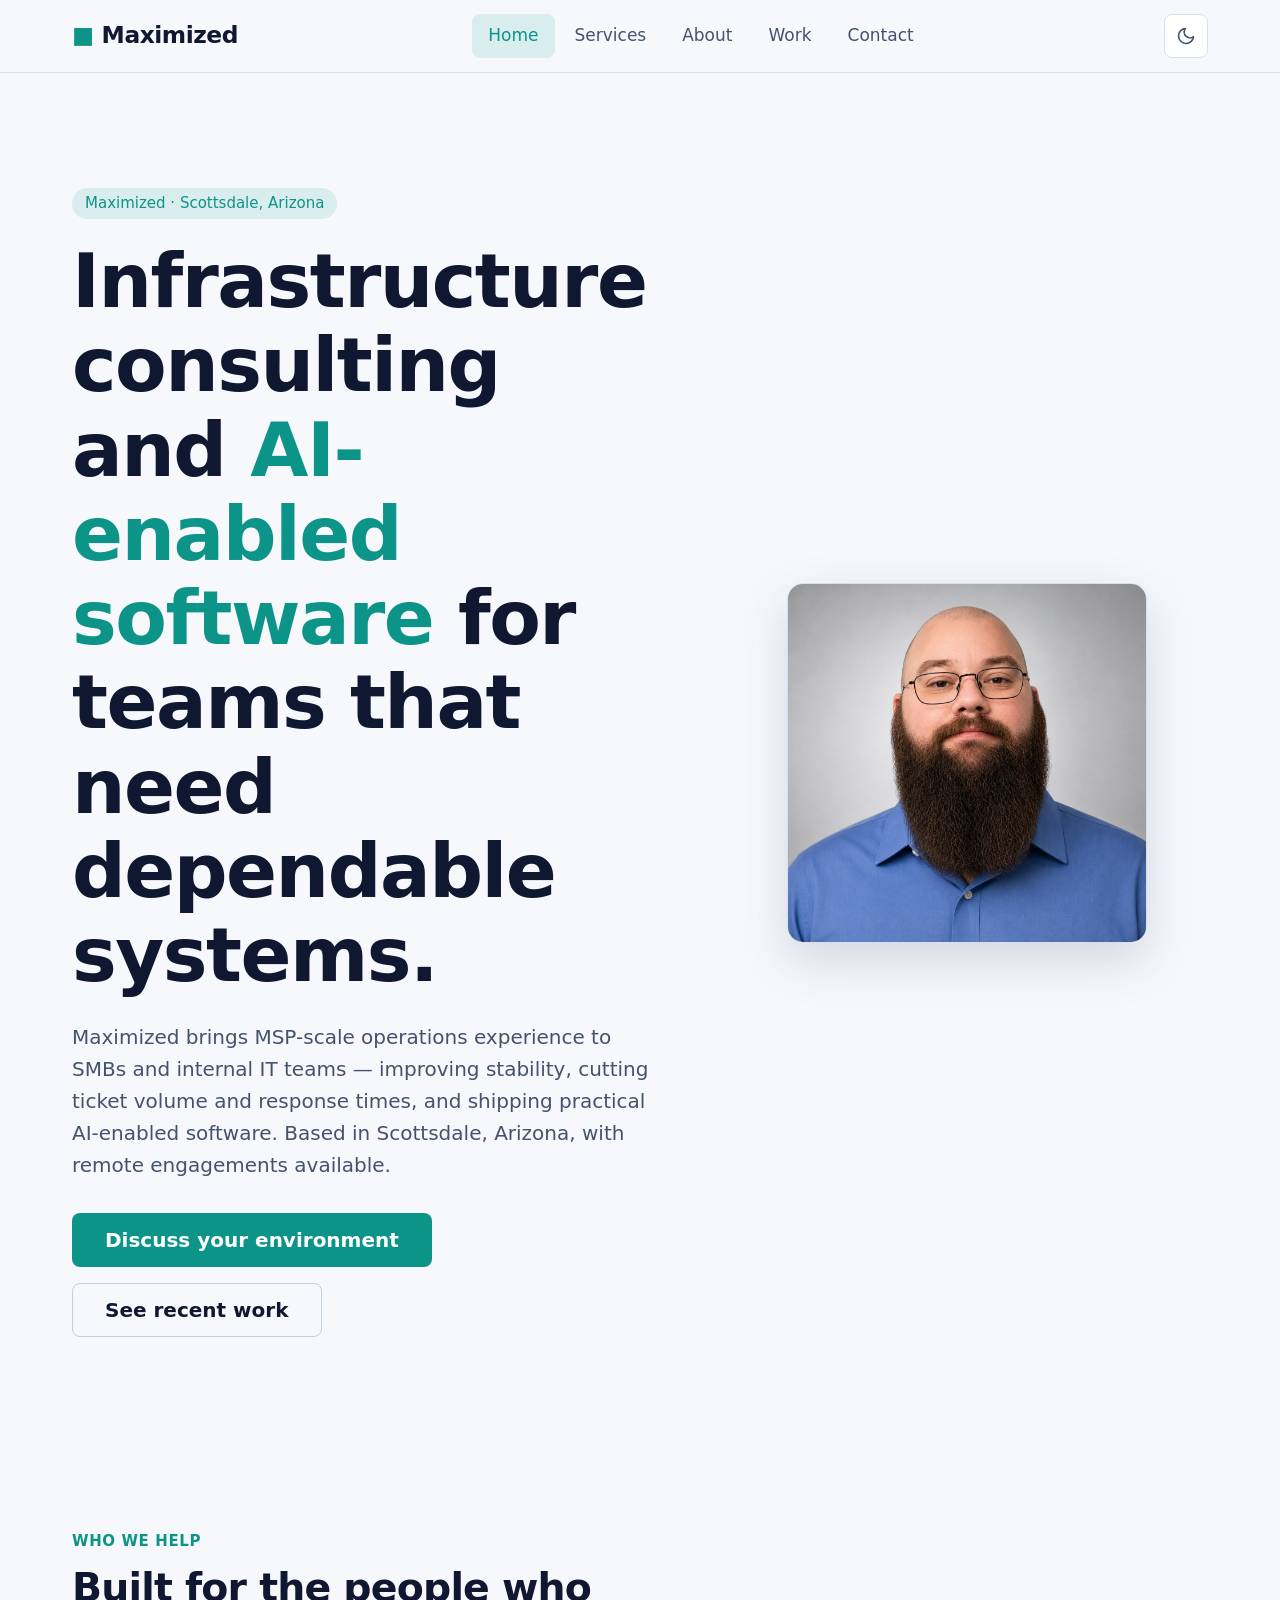
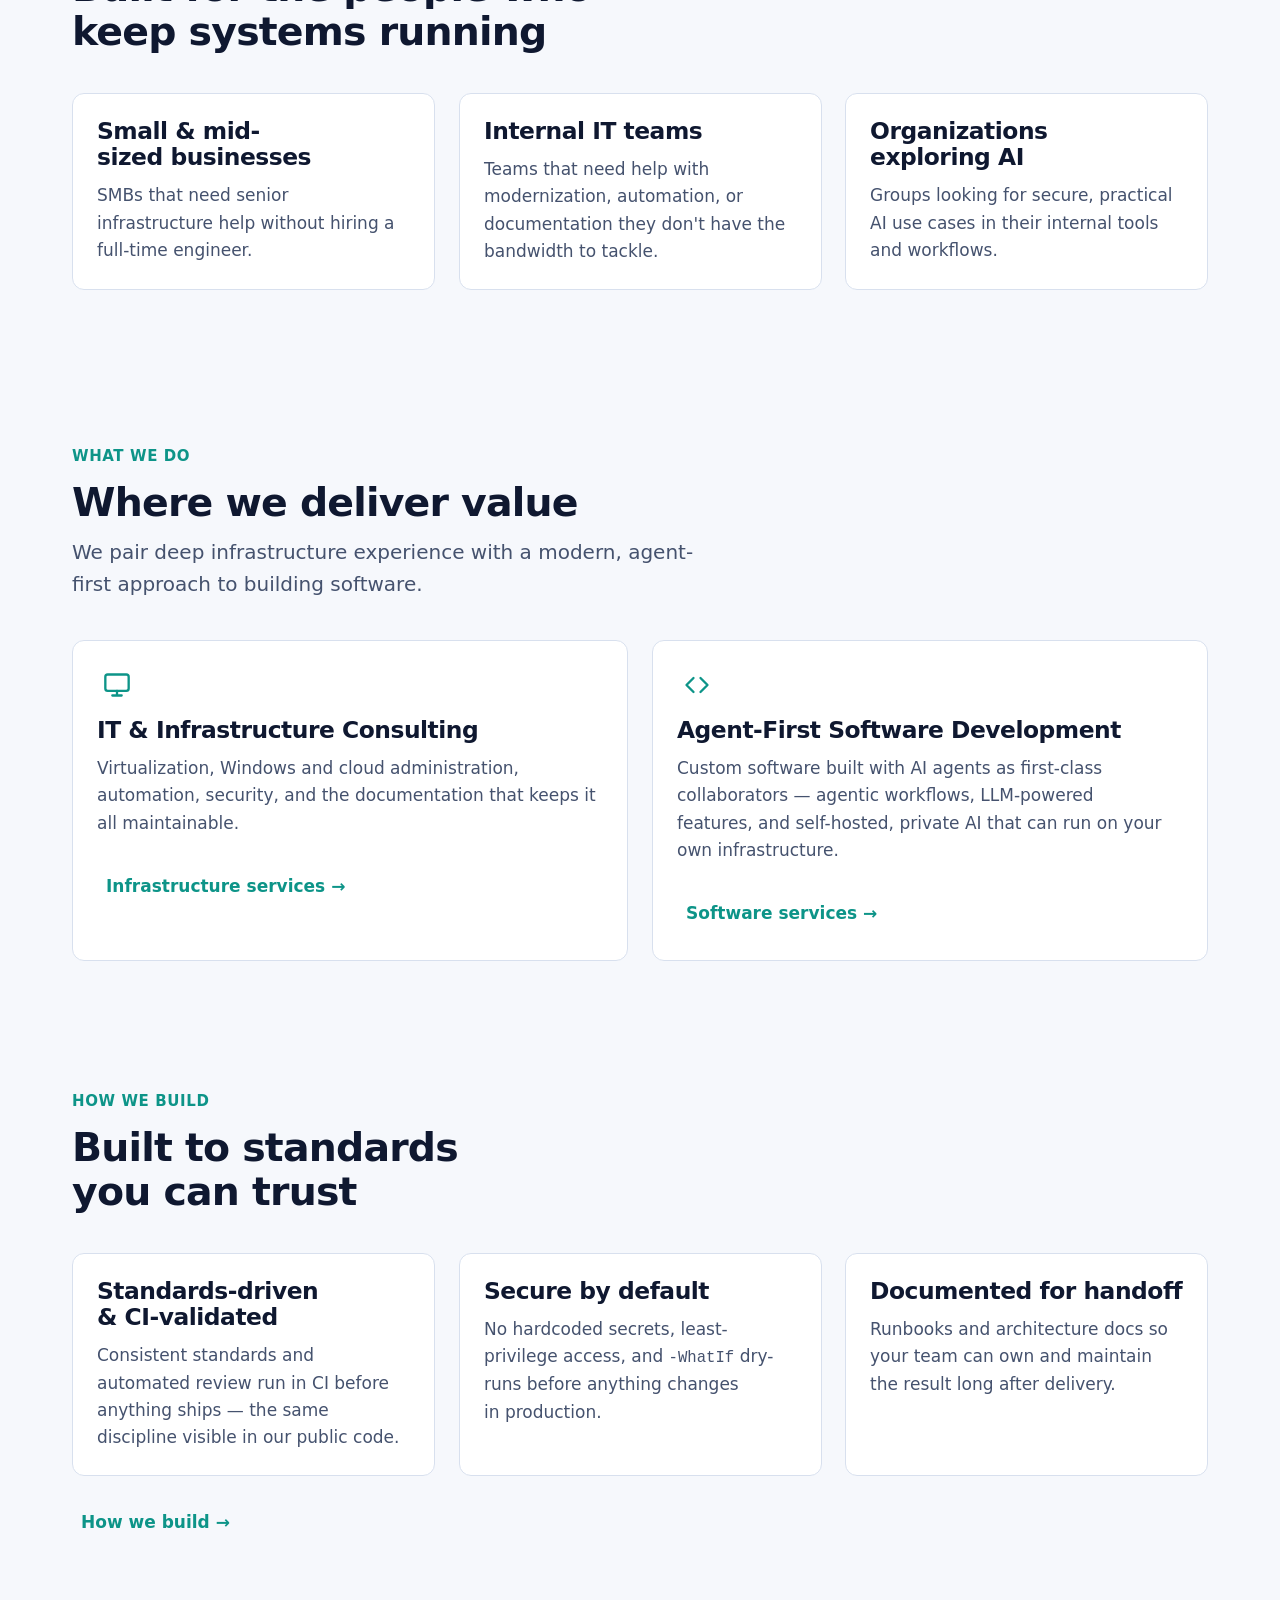
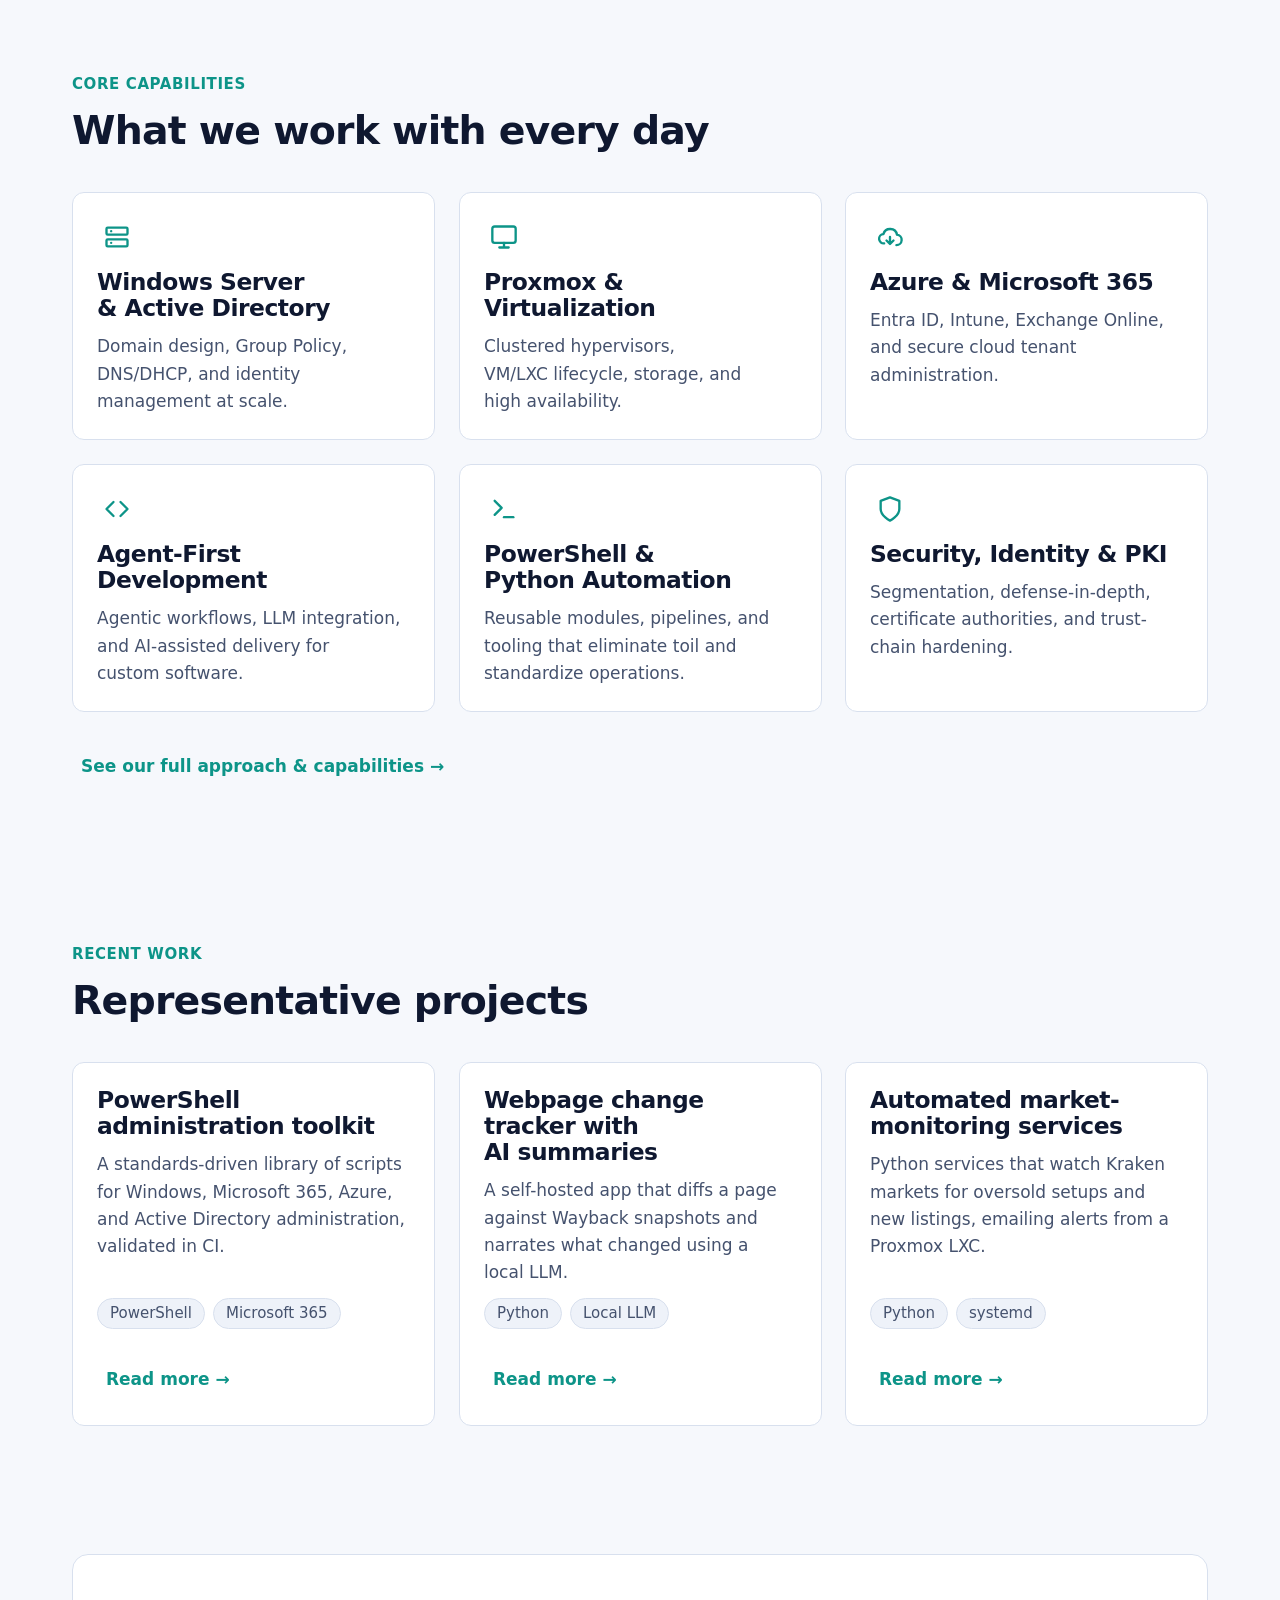
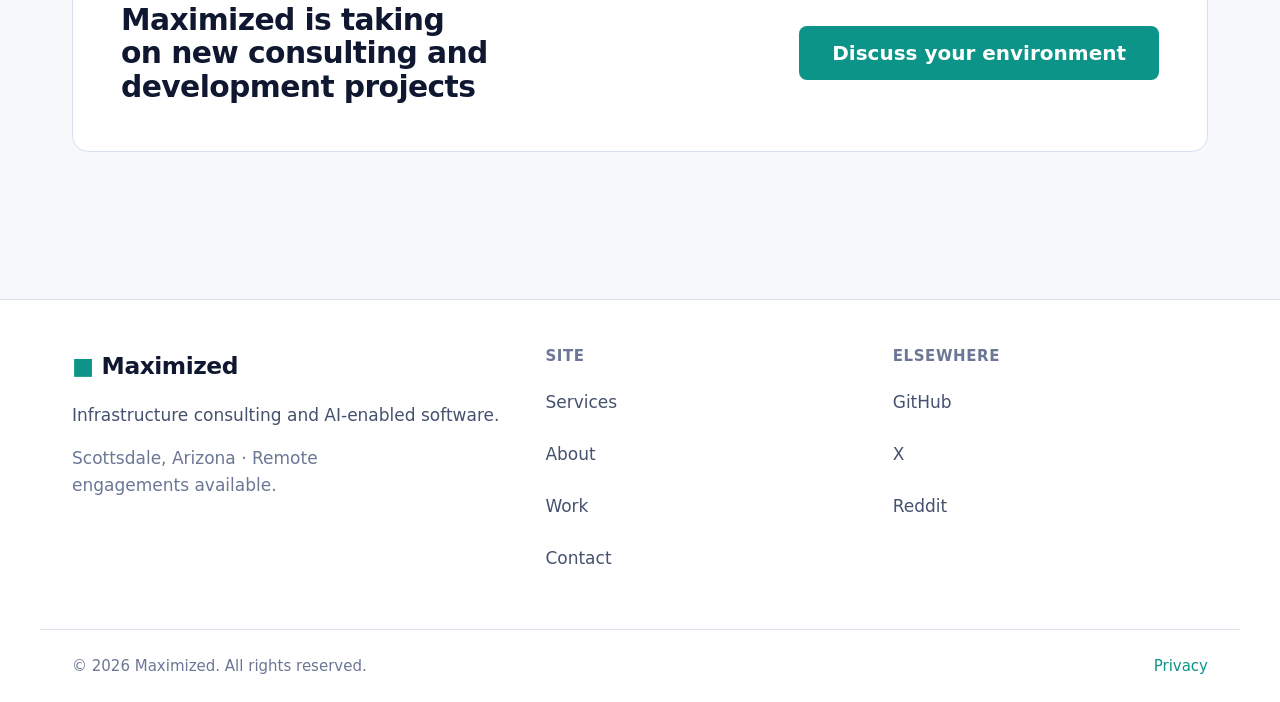
<file: index.html>
<!doctype html>
<html lang="en">
<head>
  <meta charset="UTF-8" />
  <meta name="viewport" content="width=device-width, initial-scale=1" />

  <title>Home | Maximized</title>
  <meta name="description" content="Maximized provides infrastructure consulting and AI-enabled software for SMBs and internal IT teams. Improve stability, automate toil, and ship practical tools." />
  <meta name="author" content="Max Daylight" />
  <link rel="canonical" href="https://maximized.site/index.html" />

  <meta property="og:site_name" content="Maximized" />
  <meta property="og:title" content="Home | Maximized" />
  <meta property="og:description" content="Infrastructure consulting and AI-enabled software for teams that need dependable systems. Based in Scottsdale, AZ, with remote engagements available." />
  <meta property="og:type" content="website" />
  <meta property="og:url" content="https://maximized.site/index.html" />
  <meta property="og:image" content="https://maximized.site/assets/images/headshot.png" />

  <meta name="twitter:card" content="summary_large_image" />
  <meta name="twitter:title" content="Home | Maximized" />
  <meta name="twitter:description" content="Infrastructure consulting and AI-enabled software for teams that need dependable systems. Based in Scottsdale, AZ, with remote engagements available." />
  <meta name="twitter:image" content="https://maximized.site/assets/images/headshot.png" />

  <meta name="theme-color" content="#0a0f1a" />

  <link rel="preconnect" href="https://api.fontshare.com" crossorigin />
  <link rel="stylesheet" href="https://api.fontshare.com/v2/css?f[]=cabinet-grotesk@700,800&f[]=satoshi@400,500,700&display=swap" />

  <link rel="stylesheet" href="./assets/css/tokens.css" />
  <link rel="stylesheet" href="./assets/css/base.css" />
  <link rel="stylesheet" href="./assets/css/layout.css" />
  <link rel="stylesheet" href="./assets/css/components.css" />
  <link rel="stylesheet" href="./assets/css/utilities.css" />

  <script type="application/ld+json">
  {
    "@context": "https://schema.org",
    "@type": "ProfessionalService",
    "name": "Maximized",
    "url": "https://maximized.site/",
    "image": "https://maximized.site/assets/images/headshot.png",
    "description": "Infrastructure consulting and AI-enabled software for SMBs and internal IT teams, owned and primarily engineered by Max Daylight.",
    "address": {
      "@type": "PostalAddress",
      "addressLocality": "Scottsdale",
      "addressRegion": "AZ",
      "addressCountry": "US"
    },
    "areaServed": [
      { "@type": "City", "name": "Scottsdale" },
      { "@type": "AdministrativeArea", "name": "Arizona" },
      "Remote"
    ],
    "founder": {
      "@type": "Person",
      "name": "Max Daylight",
      "jobTitle": "Founder & Principal Engineer"
    },
    "knowsAbout": [
      "IT Consulting",
      "Infrastructure Engineering",
      "Windows Server",
      "Active Directory",
      "Proxmox",
      "Virtualization",
      "Microsoft Azure",
      "Microsoft 365",
      "PowerShell Automation",
      "Python",
      "Network Security",
      "PKI",
      "Agent-First Software Development",
      "AI Agents",
      "Large Language Models",
      "LLM Integration",
      "Self-hosted AI",
      "Docker",
      "CI/CD"
    ],
    "sameAs": [
      "https://github.com/maxdaylight",
      "https://x.com/max__daylight",
      "https://www.reddit.com/user/max__daylight"
    ]
  }
  </script>
</head>
<body>
  <a class="skip-link" href="#main">Skip to content</a>

  <header class="site-header">
    <div class="container site-header__inner">
      <a class="brand" href="./index.html">
        <span class="brand__mark" aria-hidden="true">&#9632;</span>
        Maximized
      </a>

      <nav id="primary-nav" class="primary-nav" aria-label="Primary">
        <ul class="primary-nav__list">
          <li><a class="primary-nav__link" href="./index.html">Home</a></li>
          <li><a class="primary-nav__link" href="./services.html">Services</a></li>
          <li><a class="primary-nav__link" href="./about.html">About</a></li>
          <li><a class="primary-nav__link" href="./work.html">Work</a></li>
          <li><a class="primary-nav__link" href="./contact.html">Contact</a></li>
        </ul>
      </nav>

      <div class="header-actions">
        <button type="button" class="icon-btn theme-toggle" data-theme-toggle aria-label="Switch theme" aria-pressed="false">
          <svg class="icon-sun" viewBox="0 0 24 24" fill="none" stroke="currentColor" stroke-width="2" stroke-linecap="round" stroke-linejoin="round" aria-hidden="true" focusable="false">
            <circle cx="12" cy="12" r="4"></circle>
            <path d="M12 2v2M12 20v2M4.93 4.93l1.41 1.41M17.66 17.66l1.41 1.41M2 12h2M20 12h2M6.34 17.66l-1.41 1.41M19.07 4.93l-1.41 1.41"></path>
          </svg>
          <svg class="icon-moon" viewBox="0 0 24 24" fill="none" stroke="currentColor" stroke-width="2" stroke-linecap="round" stroke-linejoin="round" aria-hidden="true" focusable="false">
            <path d="M21 12.79A9 9 0 1 1 11.21 3 7 7 0 0 0 21 12.79z"></path>
          </svg>
        </button>

        <button type="button" id="nav-toggle" class="icon-btn nav-toggle" aria-label="Toggle navigation menu" aria-controls="primary-nav" aria-expanded="false">
          <svg viewBox="0 0 24 24" fill="none" stroke="currentColor" stroke-width="2" stroke-linecap="round" aria-hidden="true" focusable="false">
            <path d="M3 6h18M3 12h18M3 18h18"></path>
          </svg>
        </button>
      </div>
    </div>
  </header>

  <main id="main">
    <!-- ============================= Hero ============================= -->
    <section class="hero" aria-labelledby="hero-title">
      <div class="container split">
        <div>
          <p class="hero__eyebrow">
            <span class="badge badge--accent">Maximized &middot; Scottsdale, Arizona</span>
          </p>
          <h1 id="hero-title" class="hero__title">
            Infrastructure consulting and <span class="accent">AI-enabled software</span> for teams that need dependable systems.
          </h1>
          <p class="hero__subtitle">
            Maximized brings MSP-scale operations experience to SMBs and internal
            IT teams — improving stability, cutting ticket volume and response
            times, and shipping practical AI-enabled software. Based in Scottsdale,
            Arizona, with remote engagements available.
          </p>
          <div class="hero__actions cluster">
            <a class="btn btn--primary btn--lg" href="./contact.html">Discuss your environment</a>
            <a class="btn btn--secondary btn--lg" href="./work.html">See recent work</a>
          </div>
        </div>
        <div class="split__media">
          <!-- Above-the-fold portrait: eager-loaded as the hero/LCP image. -->
          <img
            class="portrait mx-auto"
            src="./assets/images/headshot.png"
            alt="Max Daylight, founder and principal engineer of Maximized"
            width="360"
            height="360"
            loading="eager"
            decoding="async"
          />
        </div>
      </div>
    </section>

    <!-- ========================== Who we help ========================= -->
    <section class="section" aria-labelledby="who-title">
      <div class="container">
        <div class="section-header">
          <p class="section-eyebrow">Who we help</p>
          <h2 id="who-title">Built for the people who keep systems running</h2>
        </div>

        <ul class="grid grid--3">
          <li class="card" data-reveal>
            <h3 class="card__title">Small &amp; mid-sized businesses</h3>
            <p class="card__text">
              SMBs that need senior infrastructure help without hiring a
              full-time engineer.
            </p>
          </li>
          <li class="card" data-reveal data-reveal-delay="1">
            <h3 class="card__title">Internal IT teams</h3>
            <p class="card__text">
              Teams that need help with modernization, automation, or
              documentation they don't have the bandwidth to tackle.
            </p>
          </li>
          <li class="card" data-reveal data-reveal-delay="2">
            <h3 class="card__title">Organizations exploring AI</h3>
            <p class="card__text">
              Groups looking for secure, practical AI use cases in their internal
              tools and workflows.
            </p>
          </li>
        </ul>
      </div>
    </section>

    <!-- ====================== Where we deliver value ===================== -->
    <section class="section" aria-labelledby="pillars-title">
      <div class="container">
        <div class="section-header">
          <p class="section-eyebrow">What we do</p>
          <h2 id="pillars-title">Where we deliver value</h2>
          <p class="section-lead">
            We pair deep infrastructure experience with a modern, agent-first
            approach to building software.
          </p>
        </div>

        <ul class="grid grid--2">
          <li class="card card--interactive" data-reveal>
            <span class="card__icon" aria-hidden="true">
              <svg viewBox="0 0 24 24" fill="none" stroke="currentColor" stroke-width="2" stroke-linecap="round" stroke-linejoin="round"><rect x="2" y="3" width="20" height="14" rx="2"></rect><path d="M8 21h8M12 17v4"></path></svg>
            </span>
            <h3 class="card__title">IT &amp; Infrastructure Consulting</h3>
            <p class="card__text">
              Virtualization, Windows and cloud administration, automation,
              security, and the documentation that keeps it all maintainable.
            </p>
            <p class="mt-4"><a class="btn btn--ghost" href="./services.html#it-consulting">Infrastructure services &rarr;</a></p>
          </li>

          <li class="card card--interactive" data-reveal data-reveal-delay="1">
            <span class="card__icon" aria-hidden="true">
              <svg viewBox="0 0 24 24" fill="none" stroke="currentColor" stroke-width="2" stroke-linecap="round" stroke-linejoin="round"><path d="M9 18l-6-6 6-6"></path><path d="M15 6l6 6-6 6"></path></svg>
            </span>
            <h3 class="card__title">Agent-First Software Development</h3>
            <p class="card__text">
              Custom software built with AI agents as first-class collaborators —
              agentic workflows, LLM-powered features, and self-hosted, private AI
              that can run on your own infrastructure.
            </p>
            <p class="mt-4"><a class="btn btn--ghost" href="./services.html#agent-first">Software services &rarr;</a></p>
          </li>
        </ul>
      </div>
    </section>

    <!-- ========================== How we build ======================== -->
    <section class="section section--tight" aria-labelledby="build-title">
      <div class="container">
        <div class="section-header">
          <p class="section-eyebrow">How we build</p>
          <h2 id="build-title">Built to standards you can trust</h2>
        </div>
        <ul class="grid grid--3">
          <li class="card" data-reveal>
            <h3 class="card__title">Standards-driven &amp; CI-validated</h3>
            <p class="card__text">
              Consistent standards and automated review run in CI before anything
              ships — the same discipline visible in our public code.
            </p>
          </li>
          <li class="card" data-reveal data-reveal-delay="1">
            <h3 class="card__title">Secure by default</h3>
            <p class="card__text">
              No hardcoded secrets, least-privilege access, and <code>-WhatIf</code>
              dry-runs before anything changes in production.
            </p>
          </li>
          <li class="card" data-reveal data-reveal-delay="2">
            <h3 class="card__title">Documented for handoff</h3>
            <p class="card__text">
              Runbooks and architecture docs so your team can own and maintain the
              result long after delivery.
            </p>
          </li>
        </ul>
        <p class="mt-6">
          <a class="btn btn--ghost" href="./services.html#build-title">How we build &rarr;</a>
        </p>
      </div>
    </section>

    <!-- ========================== Capabilities ======================== -->
    <section class="section" aria-labelledby="caps-title">
      <div class="container">
        <div class="section-header">
          <p class="section-eyebrow">Core capabilities</p>
          <h2 id="caps-title">What we work with every day</h2>
        </div>

        <ul class="grid grid--3">
          <li class="card card--interactive" data-reveal>
            <span class="card__icon" aria-hidden="true">
              <svg viewBox="0 0 24 24" fill="none" stroke="currentColor" stroke-width="2" stroke-linecap="round" stroke-linejoin="round"><rect x="3" y="4" width="18" height="6" rx="1"></rect><rect x="3" y="14" width="18" height="6" rx="1"></rect><path d="M7 7h.01M7 17h.01"></path></svg>
            </span>
            <h3 class="card__title">Windows Server &amp; Active Directory</h3>
            <p class="card__text">Domain design, Group Policy, DNS/DHCP, and identity management at scale.</p>
          </li>

          <li class="card card--interactive" data-reveal data-reveal-delay="1">
            <span class="card__icon" aria-hidden="true">
              <svg viewBox="0 0 24 24" fill="none" stroke="currentColor" stroke-width="2" stroke-linecap="round" stroke-linejoin="round"><rect x="2" y="3" width="20" height="14" rx="2"></rect><path d="M8 21h8M12 17v4"></path></svg>
            </span>
            <h3 class="card__title">Proxmox &amp; Virtualization</h3>
            <p class="card__text">Clustered hypervisors, VM/LXC lifecycle, storage, and high availability.</p>
          </li>

          <li class="card card--interactive" data-reveal data-reveal-delay="2">
            <span class="card__icon" aria-hidden="true">
              <svg viewBox="0 0 24 24" fill="none" stroke="currentColor" stroke-width="2" stroke-linecap="round" stroke-linejoin="round"><path d="M17.5 19a4.5 4.5 0 0 0 .5-8.97A6 6 0 0 0 6.34 9.5 4 4 0 0 0 7 17.5"></path><path d="M12 12v6M9 15l3 3 3-3"></path></svg>
            </span>
            <h3 class="card__title">Azure &amp; Microsoft 365</h3>
            <p class="card__text">Entra ID, Intune, Exchange Online, and secure cloud tenant administration.</p>
          </li>

          <li class="card card--interactive" data-reveal>
            <span class="card__icon" aria-hidden="true">
              <svg viewBox="0 0 24 24" fill="none" stroke="currentColor" stroke-width="2" stroke-linecap="round" stroke-linejoin="round"><path d="M9 18l-6-6 6-6"></path><path d="M15 6l6 6-6 6"></path></svg>
            </span>
            <h3 class="card__title">Agent-First Development</h3>
            <p class="card__text">Agentic workflows, LLM integration, and AI-assisted delivery for custom software.</p>
          </li>

          <li class="card card--interactive" data-reveal data-reveal-delay="1">
            <span class="card__icon" aria-hidden="true">
              <svg viewBox="0 0 24 24" fill="none" stroke="currentColor" stroke-width="2" stroke-linecap="round" stroke-linejoin="round"><path d="M4 17l6-6-6-6"></path><path d="M12 19h8"></path></svg>
            </span>
            <h3 class="card__title">PowerShell &amp; Python Automation</h3>
            <p class="card__text">Reusable modules, pipelines, and tooling that eliminate toil and standardize operations.</p>
          </li>

          <li class="card card--interactive" data-reveal data-reveal-delay="2">
            <span class="card__icon" aria-hidden="true">
              <svg viewBox="0 0 24 24" fill="none" stroke="currentColor" stroke-width="2" stroke-linecap="round" stroke-linejoin="round"><path d="M12 22s8-4 8-10V5l-8-3-8 3v7c0 6 8 10 8 10z"></path></svg>
            </span>
            <h3 class="card__title">Security, Identity &amp; PKI</h3>
            <p class="card__text">Segmentation, defense-in-depth, certificate authorities, and trust-chain hardening.</p>
          </li>
        </ul>

        <p class="mt-8">
          <a class="btn btn--ghost" href="./about.html">See our full approach &amp; capabilities &rarr;</a>
        </p>
      </div>
    </section>

    <!-- ========================= Recent work ========================= -->
    <section class="section" aria-labelledby="work-title">
      <div class="container">
        <div class="section-header">
          <p class="section-eyebrow">Recent work</p>
          <h2 id="work-title">Representative projects</h2>
        </div>

        <ul class="grid grid--3">
          <li class="card card--interactive" data-reveal>
            <h3 class="card__title">PowerShell administration toolkit</h3>
            <p class="card__text">
              A standards-driven library of scripts for Windows, Microsoft 365,
              Azure, and Active Directory administration, validated in CI.
            </p>
            <div class="card__meta">
              <span class="badge">PowerShell</span>
              <span class="badge">Microsoft 365</span>
            </div>
            <p class="mt-4"><a class="btn btn--ghost" href="./work.html">Read more &rarr;</a></p>
          </li>

          <li class="card card--interactive" data-reveal data-reveal-delay="1">
            <h3 class="card__title">Webpage change tracker with AI summaries</h3>
            <p class="card__text">
              A self-hosted app that diffs a page against Wayback snapshots and
              narrates what changed using a local LLM.
            </p>
            <div class="card__meta">
              <span class="badge">Python</span>
              <span class="badge">Local LLM</span>
            </div>
            <p class="mt-4"><a class="btn btn--ghost" href="./work.html">Read more &rarr;</a></p>
          </li>

          <li class="card card--interactive" data-reveal data-reveal-delay="2">
            <h3 class="card__title">Automated market-monitoring services</h3>
            <p class="card__text">
              Python services that watch Kraken markets for oversold setups and new
              listings, emailing alerts from a Proxmox LXC.
            </p>
            <div class="card__meta">
              <span class="badge">Python</span>
              <span class="badge">systemd</span>
            </div>
            <p class="mt-4"><a class="btn btn--ghost" href="./work.html">Read more &rarr;</a></p>
          </li>
        </ul>
      </div>
    </section>

    <!-- =========================== CTA banner ========================= -->
    <section class="section section--tight" aria-labelledby="cta-title">
      <div class="container">
        <div class="cta-banner" data-reveal>
          <h2 id="cta-title" class="cta-banner__title">Maximized is taking on new consulting and development projects</h2>
          <a class="btn btn--primary btn--lg" href="./contact.html">Discuss your environment</a>
        </div>
      </div>
    </section>
  </main>

  <footer class="site-footer">
    <div class="container site-footer__inner">
      <div class="footer-col">
        <a class="brand" href="./index.html">
          <span class="brand__mark" aria-hidden="true">&#9632;</span>
          Maximized
        </a>
        <p class="text-muted mt-4">
          Infrastructure consulting and AI-enabled software.
        </p>
        <p class="text-faint mt-4">
          Scottsdale, Arizona &middot; Remote engagements available.
        </p>
      </div>

      <nav class="footer-col" aria-label="Footer">
        <h2 class="footer-col__title">Site</h2>
        <div class="footer-links">
          <a href="./services.html">Services</a>
          <a href="./about.html">About</a>
          <a href="./work.html">Work</a>
          <a href="./contact.html">Contact</a>
        </div>
      </nav>

      <div class="footer-col">
        <h2 class="footer-col__title">Elsewhere</h2>
        <div class="footer-links">
          <a href="https://github.com/maxdaylight" target="_blank" rel="noopener noreferrer">GitHub</a>
          <a href="https://x.com/max__daylight" target="_blank" rel="noopener noreferrer">X</a>
          <a href="https://www.reddit.com/user/max__daylight" target="_blank" rel="noopener noreferrer">Reddit</a>
        </div>
      </div>
    </div>

    <div class="container site-footer__bottom">
      <p>&copy; <span data-current-year>2026</span> Maximized. All rights reserved.</p>
      <p><a href="./privacy.html">Privacy</a></p>
    </div>
  </footer>

  <script src="./assets/js/utils.js" defer></script>
  <script src="./assets/js/theme.js" defer></script>
  <script src="./assets/js/nav.js" defer></script>
  <script src="./assets/js/animations.js" defer></script>
</body>
</html>
</file>
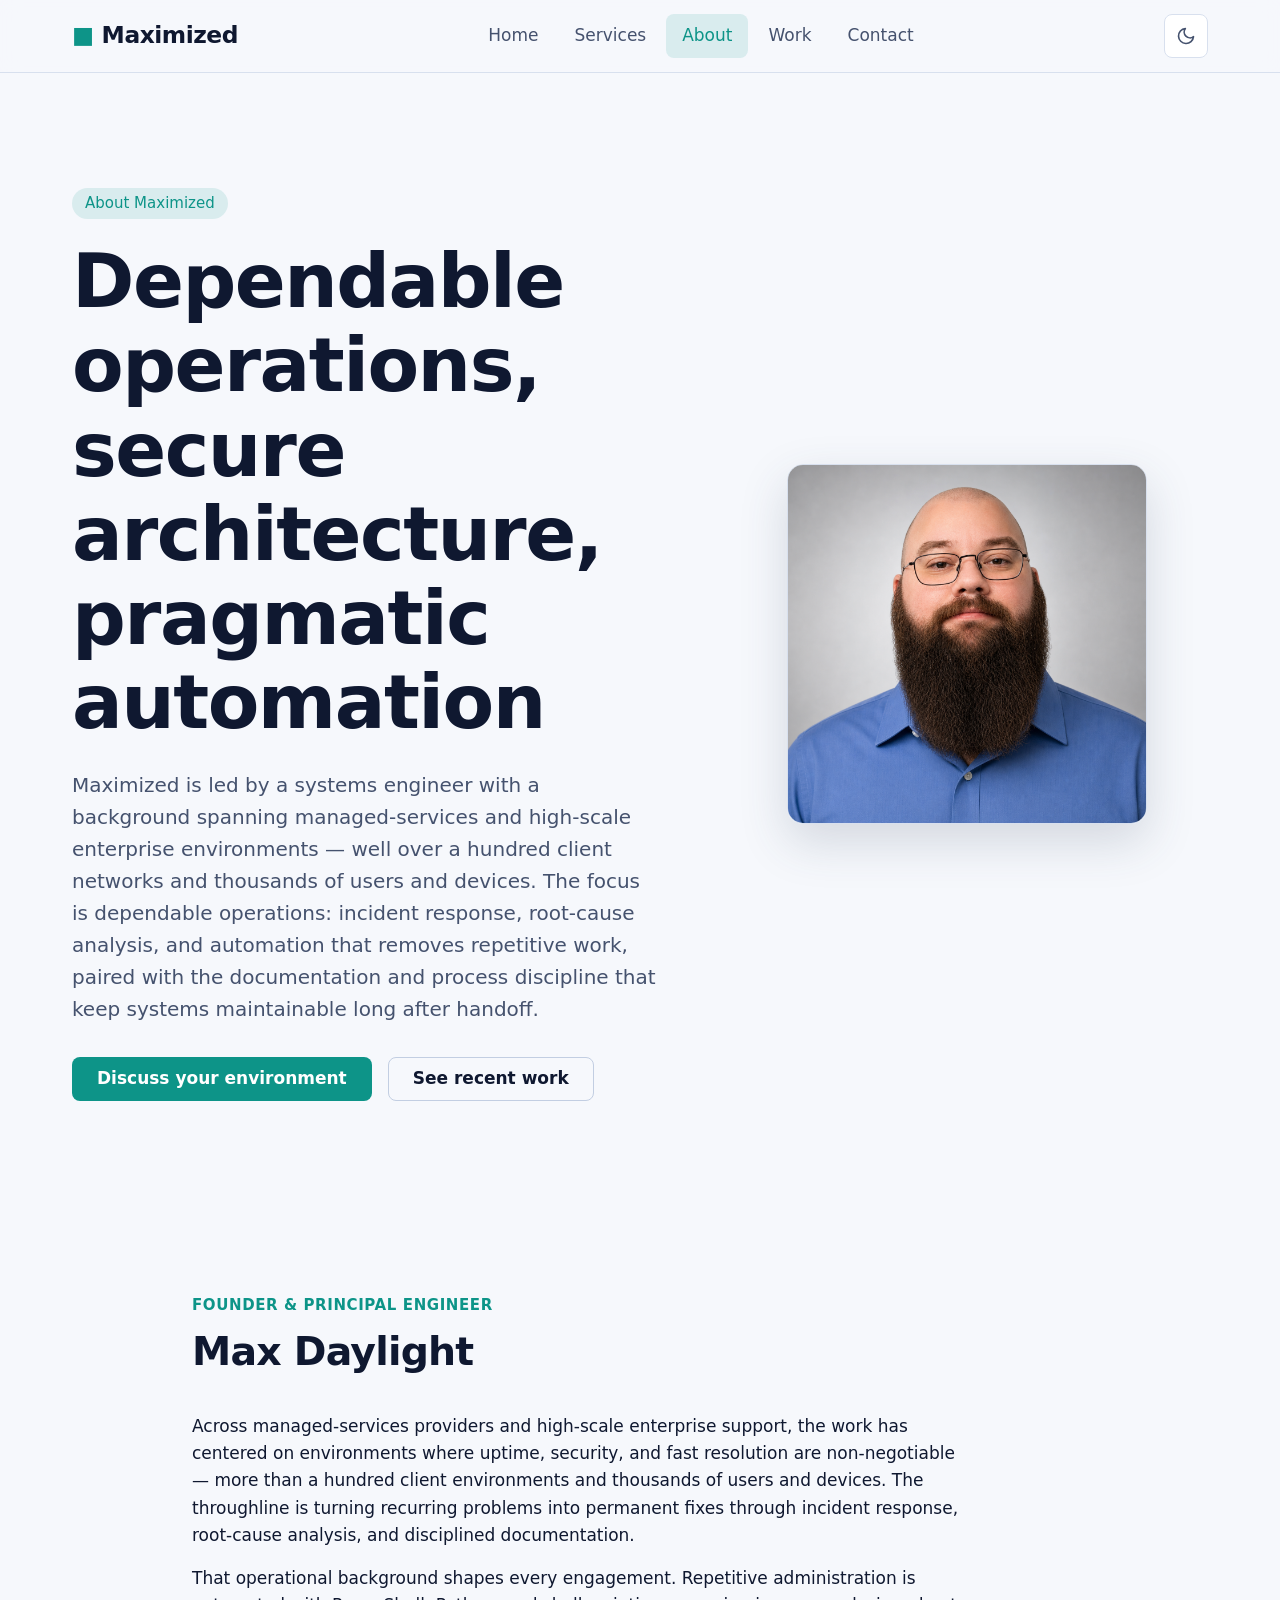
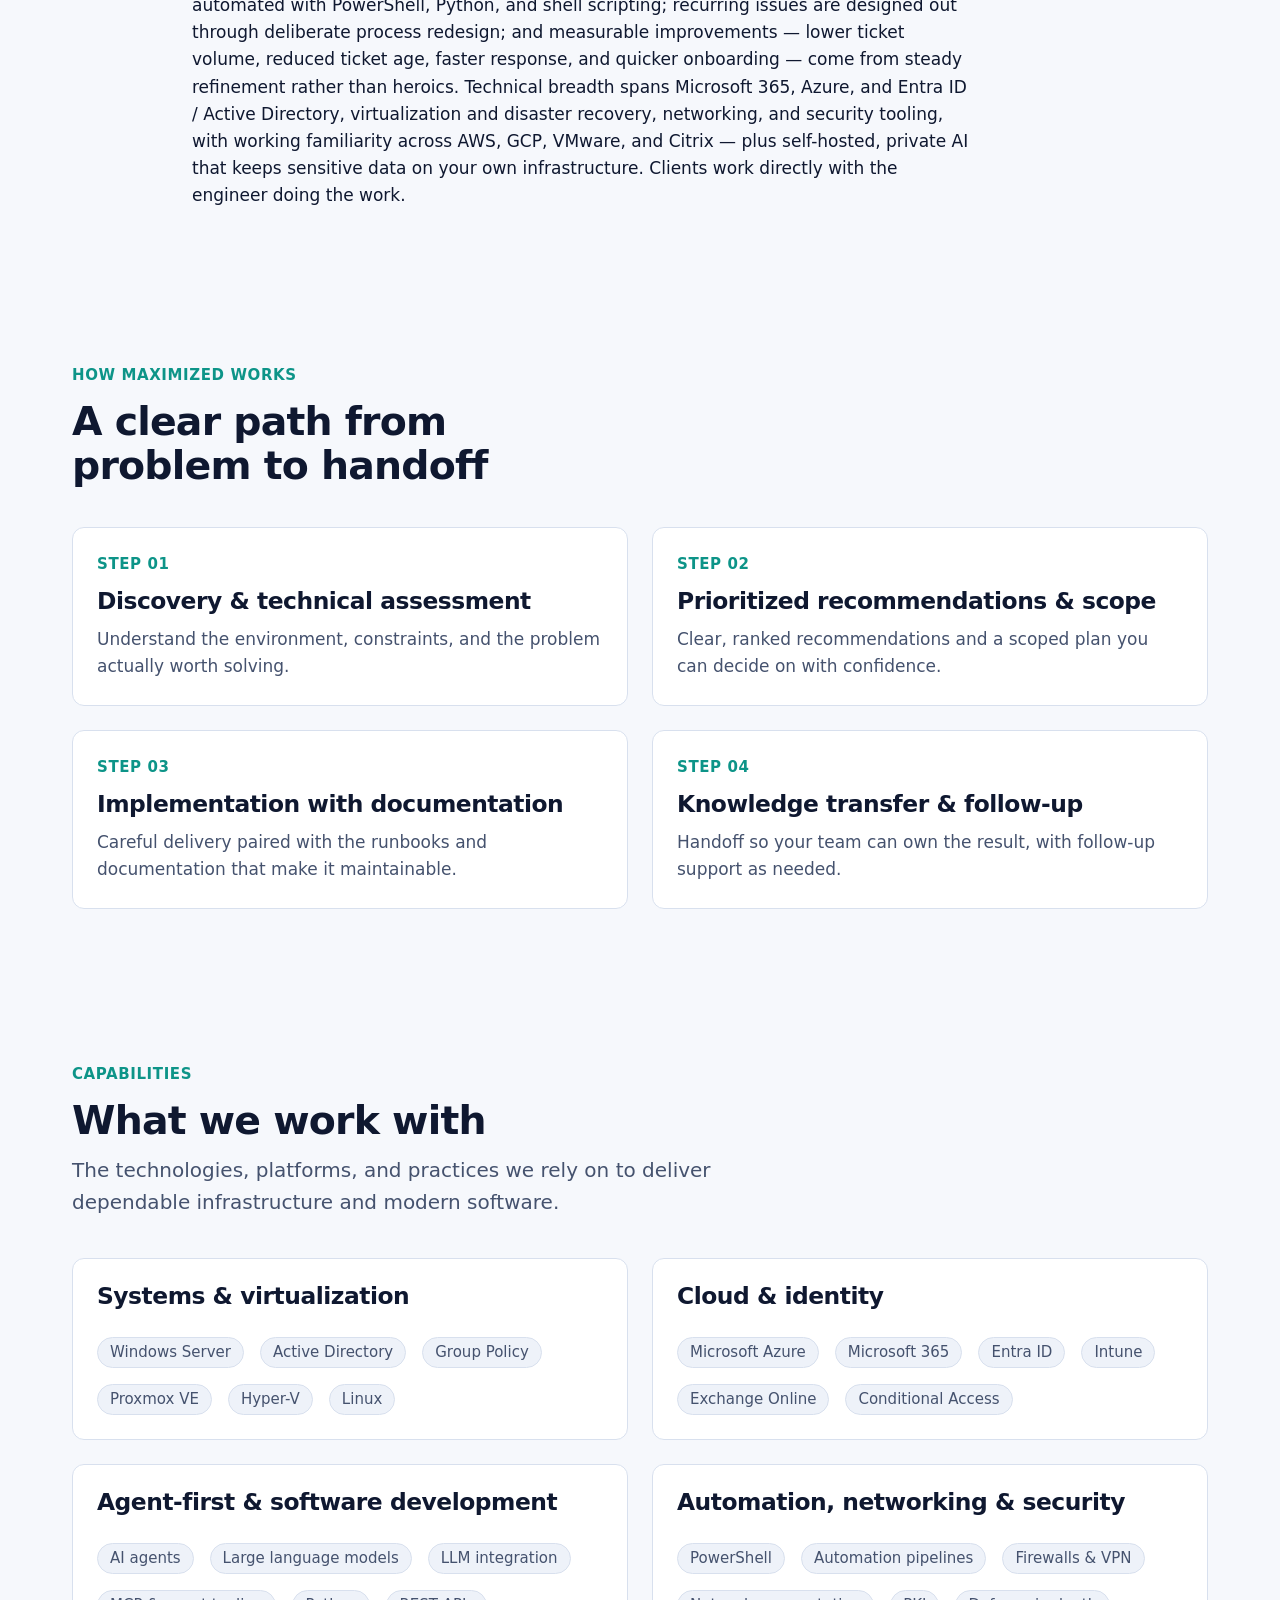
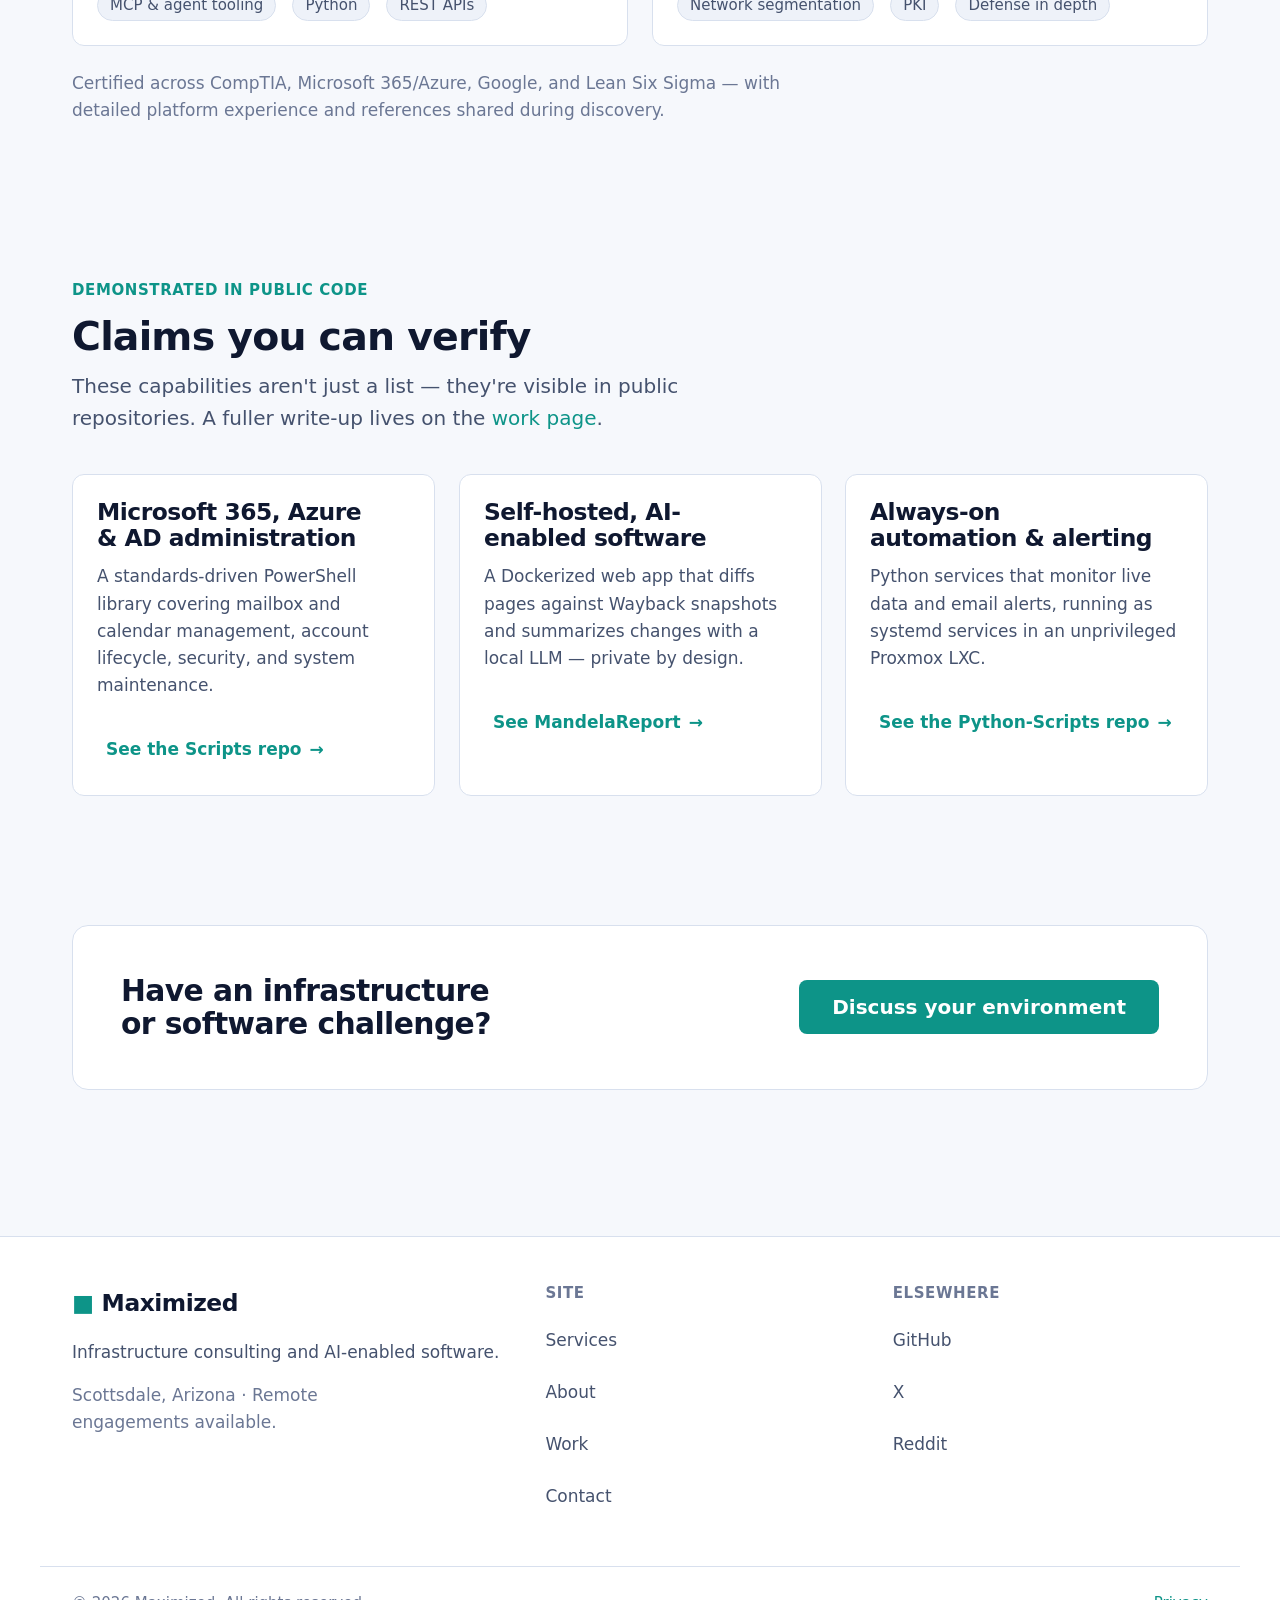
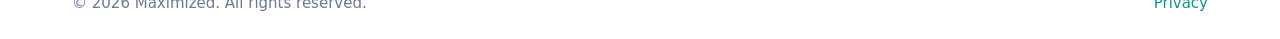
<file: about.html>
<!doctype html>
<html lang="en">
<head>
  <meta charset="UTF-8" />
  <meta name="viewport" content="width=device-width, initial-scale=1" />

  <title>About | Maximized</title>
  <meta name="description" content="Maximized is a Scottsdale-based infrastructure consulting and software development practice led by Max Daylight, focused on dependable, secure, automated systems." />
  <meta name="author" content="Max Daylight" />
  <link rel="canonical" href="https://maximized.site/about.html" />

  <meta property="og:site_name" content="Maximized" />
  <meta property="og:title" content="About | Maximized" />
  <meta property="og:description" content="A Scottsdale-based infrastructure consulting and software development practice led by Max Daylight, focused on dependable, secure, automated systems." />
  <meta property="og:type" content="profile" />
  <meta property="og:url" content="https://maximized.site/about.html" />
  <meta property="og:image" content="https://maximized.site/assets/images/headshot.png" />

  <meta name="twitter:card" content="summary_large_image" />
  <meta name="twitter:title" content="About | Maximized" />
  <meta name="twitter:description" content="A Scottsdale-based infrastructure consulting and software development practice led by Max Daylight, focused on dependable, secure, automated systems." />
  <meta name="twitter:image" content="https://maximized.site/assets/images/headshot.png" />

  <meta name="theme-color" content="#0a0f1a" />

  <link rel="preconnect" href="https://api.fontshare.com" crossorigin />
  <link rel="stylesheet" href="https://api.fontshare.com/v2/css?f[]=cabinet-grotesk@700,800&f[]=satoshi@400,500,700&display=swap" />

  <link rel="stylesheet" href="./assets/css/tokens.css" />
  <link rel="stylesheet" href="./assets/css/base.css" />
  <link rel="stylesheet" href="./assets/css/layout.css" />
  <link rel="stylesheet" href="./assets/css/components.css" />
  <link rel="stylesheet" href="./assets/css/utilities.css" />

  <script type="application/ld+json">
  {
    "@context": "https://schema.org",
    "@type": "BreadcrumbList",
    "itemListElement": [
      { "@type": "ListItem", "position": 1, "name": "Home", "item": "https://maximized.site/" },
      { "@type": "ListItem", "position": 2, "name": "About", "item": "https://maximized.site/about.html" }
    ]
  }
  </script>
</head>
<body>
  <a class="skip-link" href="#main">Skip to content</a>

  <header class="site-header">
    <div class="container site-header__inner">
      <a class="brand" href="./index.html">
        <span class="brand__mark" aria-hidden="true">&#9632;</span>
        Maximized
      </a>

      <nav id="primary-nav" class="primary-nav" aria-label="Primary">
        <ul class="primary-nav__list">
          <li><a class="primary-nav__link" href="./index.html">Home</a></li>
          <li><a class="primary-nav__link" href="./services.html">Services</a></li>
          <li><a class="primary-nav__link" href="./about.html">About</a></li>
          <li><a class="primary-nav__link" href="./work.html">Work</a></li>
          <li><a class="primary-nav__link" href="./contact.html">Contact</a></li>
        </ul>
      </nav>

      <div class="header-actions">
        <button type="button" class="icon-btn theme-toggle" data-theme-toggle aria-label="Switch theme" aria-pressed="false">
          <svg class="icon-sun" viewBox="0 0 24 24" fill="none" stroke="currentColor" stroke-width="2" stroke-linecap="round" stroke-linejoin="round" aria-hidden="true" focusable="false">
            <circle cx="12" cy="12" r="4"></circle>
            <path d="M12 2v2M12 20v2M4.93 4.93l1.41 1.41M17.66 17.66l1.41 1.41M2 12h2M20 12h2M6.34 17.66l-1.41 1.41M19.07 4.93l-1.41 1.41"></path>
          </svg>
          <svg class="icon-moon" viewBox="0 0 24 24" fill="none" stroke="currentColor" stroke-width="2" stroke-linecap="round" stroke-linejoin="round" aria-hidden="true" focusable="false">
            <path d="M21 12.79A9 9 0 1 1 11.21 3 7 7 0 0 0 21 12.79z"></path>
          </svg>
        </button>

        <button type="button" id="nav-toggle" class="icon-btn nav-toggle" aria-label="Toggle navigation menu" aria-controls="primary-nav" aria-expanded="false">
          <svg viewBox="0 0 24 24" fill="none" stroke="currentColor" stroke-width="2" stroke-linecap="round" aria-hidden="true" focusable="false">
            <path d="M3 6h18M3 12h18M3 18h18"></path>
          </svg>
        </button>
      </div>
    </div>
  </header>

  <main id="main">
    <section class="hero" aria-labelledby="about-title">
      <div class="container split">
        <div>
          <p class="hero__eyebrow"><span class="badge badge--accent">About Maximized</span></p>
          <h1 id="about-title" class="hero__title">Dependable operations, secure architecture, pragmatic automation</h1>
          <p class="hero__subtitle">
            Maximized is led by a systems engineer with a background spanning
            managed-services and high-scale enterprise environments — well over a
            hundred client networks and thousands of users and devices. The focus
            is dependable operations: incident response, root-cause analysis, and
            automation that removes repetitive work, paired with the documentation
            and process discipline that keep systems maintainable long after
            handoff.
          </p>
          <div class="hero__actions cluster">
            <a class="btn btn--primary" href="./contact.html">Discuss your environment</a>
            <a class="btn btn--secondary" href="./work.html">See recent work</a>
          </div>
        </div>
        <div class="split__media">
          <!-- Above-the-fold portrait: eager-loaded as the hero/LCP image. -->
          <img
            class="portrait mx-auto"
            src="./assets/images/headshot.png"
            alt="Max Daylight, founder and principal engineer of Maximized"
            width="360"
            height="360"
            loading="eager"
            decoding="async"
          />
        </div>
      </div>
    </section>

    <section class="section" aria-labelledby="founder-title" data-reveal>
      <div class="container container--default">
        <div class="section-header">
          <p class="section-eyebrow">Founder &amp; Principal Engineer</p>
          <h2 id="founder-title">Max Daylight</h2>
        </div>
        <div class="flow">
          <p>
            Across managed-services providers and high-scale enterprise support,
            the work has centered on environments where uptime, security, and fast
            resolution are non-negotiable — more than a hundred client environments
            and thousands of users and devices. The throughline is turning
            recurring problems into permanent fixes through incident response,
            root-cause analysis, and disciplined documentation.
          </p>
          <p>
            That operational background shapes every engagement. Repetitive
            administration is automated with PowerShell, Python, and shell
            scripting; recurring issues are designed out through deliberate process
            redesign; and measurable improvements — lower ticket volume, reduced
            ticket age, faster response, and quicker onboarding — come from steady
            refinement rather than heroics. Technical breadth spans Microsoft 365,
            Azure, and Entra ID / Active Directory, virtualization and disaster
            recovery, networking, and security tooling, with working familiarity
            across AWS, GCP, VMware, and Citrix — plus self-hosted, private AI that
            keeps sensitive data on your own infrastructure. Clients work directly
            with the engineer doing the work.
          </p>
        </div>
      </div>
    </section>

    <section class="section" aria-labelledby="process-title">
      <div class="container">
        <div class="section-header">
          <p class="section-eyebrow">How Maximized works</p>
          <h2 id="process-title">A clear path from problem to handoff</h2>
        </div>
        <ol class="grid grid--2">
          <li class="card" data-reveal>
            <p class="section-eyebrow">Step 01</p>
            <h3 class="card__title">Discovery &amp; technical assessment</h3>
            <p class="card__text">Understand the environment, constraints, and the problem actually worth solving.</p>
          </li>
          <li class="card" data-reveal data-reveal-delay="1">
            <p class="section-eyebrow">Step 02</p>
            <h3 class="card__title">Prioritized recommendations &amp; scope</h3>
            <p class="card__text">Clear, ranked recommendations and a scoped plan you can decide on with confidence.</p>
          </li>
          <li class="card" data-reveal>
            <p class="section-eyebrow">Step 03</p>
            <h3 class="card__title">Implementation with documentation</h3>
            <p class="card__text">Careful delivery paired with the runbooks and documentation that make it maintainable.</p>
          </li>
          <li class="card" data-reveal data-reveal-delay="1">
            <p class="section-eyebrow">Step 04</p>
            <h3 class="card__title">Knowledge transfer &amp; follow-up</h3>
            <p class="card__text">Handoff so your team can own the result, with follow-up support as needed.</p>
          </li>
        </ol>
      </div>
    </section>

    <section class="section" aria-labelledby="caps-title">
      <div class="container">
        <div class="section-header">
          <p class="section-eyebrow">Capabilities</p>
          <h2 id="caps-title">What we work with</h2>
          <p class="section-lead">
            The technologies, platforms, and practices we rely on to deliver
            dependable infrastructure and modern software.
          </p>
        </div>
        <div class="grid grid--2">
          <article class="card" data-reveal>
            <h3 class="card__title">Systems &amp; virtualization</h3>
            <ul class="cluster mt-4">
              <li class="badge">Windows Server</li>
              <li class="badge">Active Directory</li>
              <li class="badge">Group Policy</li>
              <li class="badge">Proxmox VE</li>
              <li class="badge">Hyper-V</li>
              <li class="badge">Linux</li>
            </ul>
          </article>

          <article class="card" data-reveal data-reveal-delay="1">
            <h3 class="card__title">Cloud &amp; identity</h3>
            <ul class="cluster mt-4">
              <li class="badge">Microsoft Azure</li>
              <li class="badge">Microsoft 365</li>
              <li class="badge">Entra ID</li>
              <li class="badge">Intune</li>
              <li class="badge">Exchange Online</li>
              <li class="badge">Conditional Access</li>
            </ul>
          </article>

          <article class="card" data-reveal>
            <h3 class="card__title">Agent-first &amp; software development</h3>
            <ul class="cluster mt-4">
              <li class="badge">AI agents</li>
              <li class="badge">Large language models</li>
              <li class="badge">LLM integration</li>
              <li class="badge">MCP &amp; agent tooling</li>
              <li class="badge">Python</li>
              <li class="badge">REST APIs</li>
            </ul>
          </article>

          <article class="card" data-reveal data-reveal-delay="1">
            <h3 class="card__title">Automation, networking &amp; security</h3>
            <ul class="cluster mt-4">
              <li class="badge">PowerShell</li>
              <li class="badge">Automation pipelines</li>
              <li class="badge">Firewalls &amp; VPN</li>
              <li class="badge">Network segmentation</li>
              <li class="badge">PKI</li>
              <li class="badge">Defense in depth</li>
            </ul>
          </article>
        </div>
        <p class="text-faint mt-6">
          Certified across CompTIA, Microsoft 365/Azure, Google, and Lean Six
          Sigma — with detailed platform experience and references shared during
          discovery.
        </p>
      </div>
    </section>

    <section class="section" aria-labelledby="evidence-title">
      <div class="container">
        <div class="section-header">
          <p class="section-eyebrow">Demonstrated in public code</p>
          <h2 id="evidence-title">Claims you can verify</h2>
          <p class="section-lead">
            These capabilities aren't just a list — they're visible in public
            repositories. A fuller write-up lives on the
            <a href="./work.html">work page</a>.
          </p>
        </div>
        <ul class="grid grid--3">
          <li class="card" data-reveal>
            <h3 class="card__title">Microsoft 365, Azure &amp; AD administration</h3>
            <p class="card__text">
              A standards-driven PowerShell library covering mailbox and calendar
              management, account lifecycle, security, and system maintenance.
            </p>
            <p class="mt-4">
              <a class="btn btn--ghost" href="https://github.com/maxdaylight/Scripts" target="_blank" rel="noopener noreferrer">
                See the Scripts repo
                <span class="sr-only">(opens in a new tab)</span>
                &rarr;
              </a>
            </p>
          </li>
          <li class="card" data-reveal data-reveal-delay="1">
            <h3 class="card__title">Self-hosted, AI-enabled software</h3>
            <p class="card__text">
              A Dockerized web app that diffs pages against Wayback snapshots and
              summarizes changes with a local LLM — private by design.
            </p>
            <p class="mt-4">
              <a class="btn btn--ghost" href="https://github.com/maxdaylight/MandelaReport" target="_blank" rel="noopener noreferrer">
                See MandelaReport
                <span class="sr-only">(opens in a new tab)</span>
                &rarr;
              </a>
            </p>
          </li>
          <li class="card" data-reveal data-reveal-delay="2">
            <h3 class="card__title">Always-on automation &amp; alerting</h3>
            <p class="card__text">
              Python services that monitor live data and email alerts, running as
              systemd services in an unprivileged Proxmox LXC.
            </p>
            <p class="mt-4">
              <a class="btn btn--ghost" href="https://github.com/maxdaylight/Python-Scripts" target="_blank" rel="noopener noreferrer">
                See the Python-Scripts repo
                <span class="sr-only">(opens in a new tab)</span>
                &rarr;
              </a>
            </p>
          </li>
        </ul>
      </div>
    </section>

    <section class="section section--tight" aria-labelledby="about-cta">
      <div class="container">
        <div class="cta-banner" data-reveal>
          <h2 id="about-cta" class="cta-banner__title">Have an infrastructure or software challenge?</h2>
          <a class="btn btn--primary btn--lg" href="./contact.html">Discuss your environment</a>
        </div>
      </div>
    </section>
  </main>

  <footer class="site-footer">
    <div class="container site-footer__inner">
      <div class="footer-col">
        <a class="brand" href="./index.html">
          <span class="brand__mark" aria-hidden="true">&#9632;</span>
          Maximized
        </a>
        <p class="text-muted mt-4">
          Infrastructure consulting and AI-enabled software.
        </p>
        <p class="text-faint mt-4">
          Scottsdale, Arizona &middot; Remote engagements available.
        </p>
      </div>

      <nav class="footer-col" aria-label="Footer">
        <h2 class="footer-col__title">Site</h2>
        <div class="footer-links">
          <a href="./services.html">Services</a>
          <a href="./about.html">About</a>
          <a href="./work.html">Work</a>
          <a href="./contact.html">Contact</a>
        </div>
      </nav>

      <div class="footer-col">
        <h2 class="footer-col__title">Elsewhere</h2>
        <div class="footer-links">
          <a href="https://github.com/maxdaylight" target="_blank" rel="noopener noreferrer">GitHub</a>
          <a href="https://x.com/max__daylight" target="_blank" rel="noopener noreferrer">X</a>
          <a href="https://www.reddit.com/user/max__daylight" target="_blank" rel="noopener noreferrer">Reddit</a>
        </div>
      </div>
    </div>

    <div class="container site-footer__bottom">
      <p>&copy; <span data-current-year>2026</span> Maximized. All rights reserved.</p>
      <p><a href="./privacy.html">Privacy</a></p>
    </div>
  </footer>

  <script src="./assets/js/utils.js" defer></script>
  <script src="./assets/js/theme.js" defer></script>
  <script src="./assets/js/nav.js" defer></script>
  <script src="./assets/js/animations.js" defer></script>
</body>
</html>
</file>
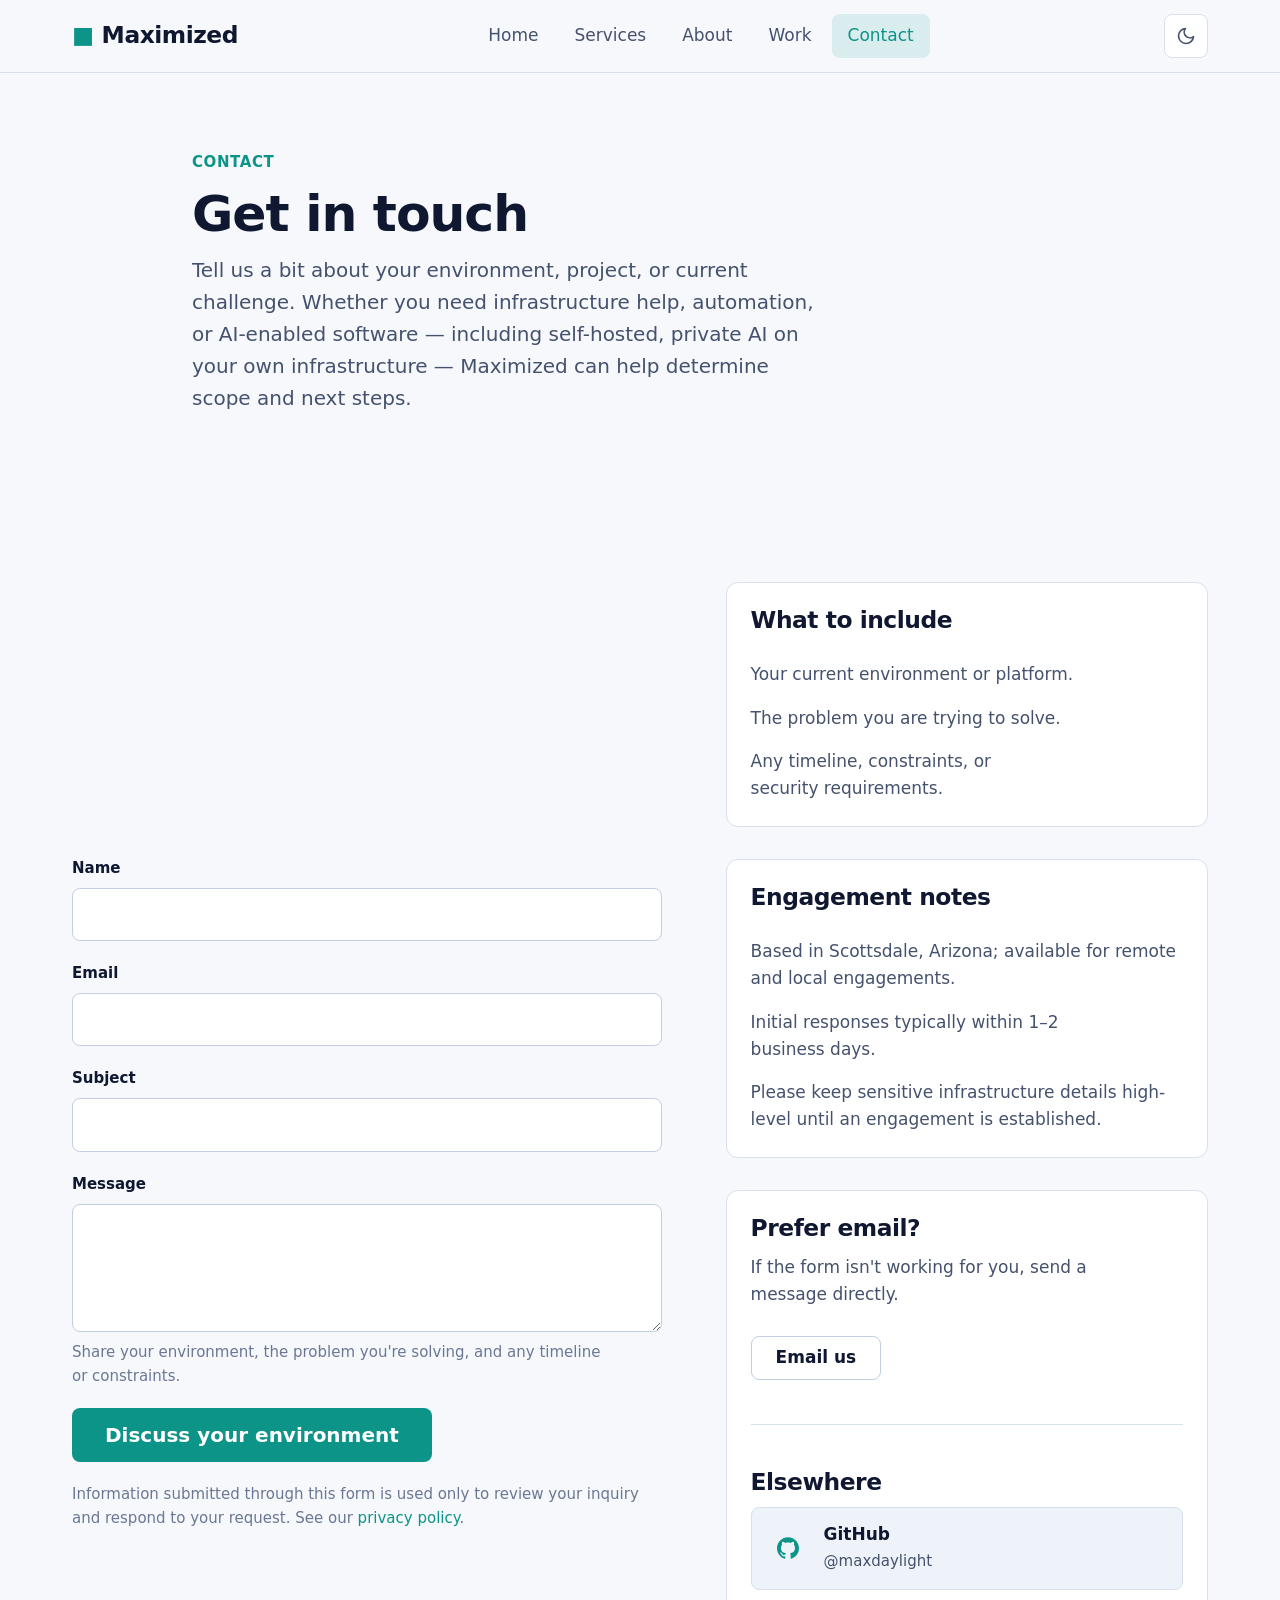
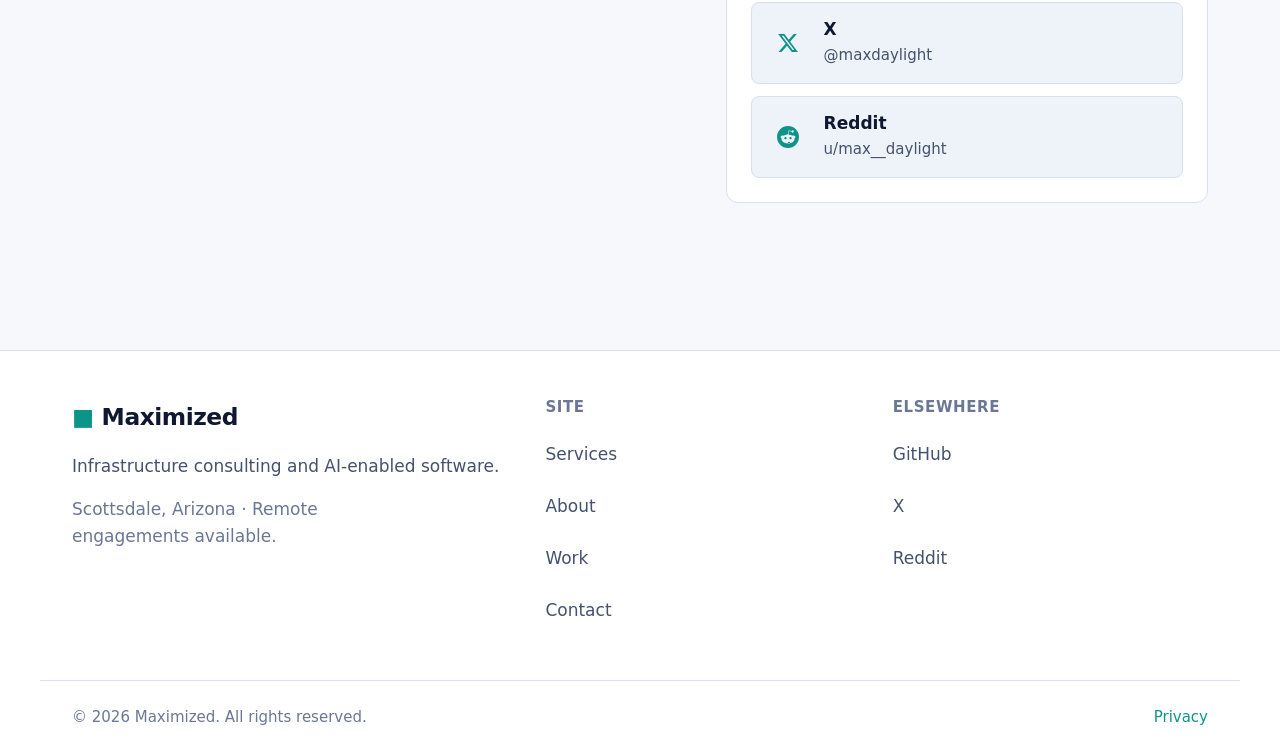
<file: contact.html>
<!doctype html>
<html lang="en">
<head>
  <meta charset="UTF-8" />
  <meta name="viewport" content="width=device-width, initial-scale=1" />

  <title>Contact | Maximized</title>
  <meta name="description" content="Get in touch with Maximized for IT consulting and agent-first software development projects in Scottsdale, AZ and remote engagements. Send a message today." />
  <meta name="author" content="Max Daylight" />
  <link rel="canonical" href="https://maximized.site/contact.html" />

  <meta property="og:site_name" content="Maximized" />
  <meta property="og:title" content="Contact | Maximized" />
  <meta property="og:description" content="Get in touch for IT consulting and agent-first software development projects in Scottsdale, AZ and remote engagements." />
  <meta property="og:type" content="website" />
  <meta property="og:url" content="https://maximized.site/contact.html" />
  <meta property="og:image" content="https://maximized.site/assets/images/headshot.png" />

  <meta name="twitter:card" content="summary_large_image" />
  <meta name="twitter:title" content="Contact | Maximized" />
  <meta name="twitter:description" content="Get in touch for IT consulting and agent-first software development projects in Scottsdale, AZ and remote engagements." />
  <meta name="twitter:image" content="https://maximized.site/assets/images/headshot.png" />

  <meta name="theme-color" content="#0a0f1a" />

  <link rel="preconnect" href="https://api.fontshare.com" crossorigin />
  <link rel="stylesheet" href="https://api.fontshare.com/v2/css?f[]=cabinet-grotesk@700,800&f[]=satoshi@400,500,700&display=swap" />

  <link rel="stylesheet" href="./assets/css/tokens.css" />
  <link rel="stylesheet" href="./assets/css/base.css" />
  <link rel="stylesheet" href="./assets/css/layout.css" />
  <link rel="stylesheet" href="./assets/css/components.css" />
  <link rel="stylesheet" href="./assets/css/utilities.css" />

  <script type="application/ld+json">
  {
    "@context": "https://schema.org",
    "@type": "BreadcrumbList",
    "itemListElement": [
      { "@type": "ListItem", "position": 1, "name": "Home", "item": "https://maximized.site/" },
      { "@type": "ListItem", "position": 2, "name": "Contact", "item": "https://maximized.site/contact.html" }
    ]
  }
  </script>
</head>
<body>
  <a class="skip-link" href="#main">Skip to content</a>

  <header class="site-header">
    <div class="container site-header__inner">
      <a class="brand" href="./index.html">
        <span class="brand__mark" aria-hidden="true">&#9632;</span>
        Maximized
      </a>

      <nav id="primary-nav" class="primary-nav" aria-label="Primary">
        <ul class="primary-nav__list">
          <li><a class="primary-nav__link" href="./index.html">Home</a></li>
          <li><a class="primary-nav__link" href="./services.html">Services</a></li>
          <li><a class="primary-nav__link" href="./about.html">About</a></li>
          <li><a class="primary-nav__link" href="./work.html">Work</a></li>
          <li><a class="primary-nav__link" href="./contact.html">Contact</a></li>
        </ul>
      </nav>

      <div class="header-actions">
        <button type="button" class="icon-btn theme-toggle" data-theme-toggle aria-label="Switch theme" aria-pressed="false">
          <svg class="icon-sun" viewBox="0 0 24 24" fill="none" stroke="currentColor" stroke-width="2" stroke-linecap="round" stroke-linejoin="round" aria-hidden="true" focusable="false">
            <circle cx="12" cy="12" r="4"></circle>
            <path d="M12 2v2M12 20v2M4.93 4.93l1.41 1.41M17.66 17.66l1.41 1.41M2 12h2M20 12h2M6.34 17.66l-1.41 1.41M19.07 4.93l-1.41 1.41"></path>
          </svg>
          <svg class="icon-moon" viewBox="0 0 24 24" fill="none" stroke="currentColor" stroke-width="2" stroke-linecap="round" stroke-linejoin="round" aria-hidden="true" focusable="false">
            <path d="M21 12.79A9 9 0 1 1 11.21 3 7 7 0 0 0 21 12.79z"></path>
          </svg>
        </button>

        <button type="button" id="nav-toggle" class="icon-btn nav-toggle" aria-label="Toggle navigation menu" aria-controls="primary-nav" aria-expanded="false">
          <svg viewBox="0 0 24 24" fill="none" stroke="currentColor" stroke-width="2" stroke-linecap="round" aria-hidden="true" focusable="false">
            <path d="M3 6h18M3 12h18M3 18h18"></path>
          </svg>
        </button>
      </div>
    </div>
  </header>

  <main id="main">
    <section class="section" aria-labelledby="contact-title">
      <div class="container container--default">
        <div class="section-header">
          <p class="section-eyebrow">Contact</p>
          <h1 id="contact-title">Get in touch</h1>
          <p class="section-lead">
            Tell us a bit about your environment, project, or current challenge.
            Whether you need infrastructure help, automation, or AI-enabled
            software — including self-hosted, private AI on your own
            infrastructure — Maximized can help determine scope and next steps.
          </p>
        </div>
      </div>
    </section>

    <section class="section--tight" aria-label="Contact form">
      <div class="container">
        <div class="split">
          <div>
            <!--
              Formspree integration. The form POSTs directly to the Formspree
              endpoint, so it works even without JavaScript. contact.js enhances
              it with an Ajax submit and inline success/error states.
            -->
            <form
              id="contact-form"
              class="form"
              action="https://formspree.io/f/xpqevlvg"
              method="POST"
            >
              <div class="field">
                <label class="field__label" for="contact-name">Name</label>
                <input class="input" type="text" id="contact-name" name="name" autocomplete="name" required />
              </div>

              <div class="field">
                <label class="field__label" for="contact-email">Email</label>
                <input class="input" type="email" id="contact-email" name="email" autocomplete="email" required />
              </div>

              <div class="field">
                <label class="field__label" for="contact-subject">Subject</label>
                <input class="input" type="text" id="contact-subject" name="subject" />
              </div>

              <div class="field">
                <label class="field__label" for="contact-message">Message</label>
                <textarea class="textarea" id="contact-message" name="message" required aria-describedby="message-hint"></textarea>
                <p class="field__hint" id="message-hint">Share your environment, the problem you're solving, and any timeline or constraints.</p>
              </div>

              <div>
                <button type="submit" class="btn btn--primary btn--lg" data-form-submit>Discuss your environment</button>
              </div>

              <p class="field__hint">
                Information submitted through this form is used only to review your
                inquiry and respond to your request. See our
                <a href="./privacy.html">privacy policy</a>.
              </p>

              <p class="form-status form-status--success is-hidden" role="status" aria-live="polite" data-form-success>
                Thanks for reaching out. Your message has been sent and we'll get back to you soon.
              </p>
              <p class="form-status form-status--error is-hidden" role="alert" aria-live="assertive" data-form-error>
                Something went wrong sending your message. Please try again, or email us directly.
              </p>
            </form>
          </div>

          <aside aria-labelledby="contact-info-title">
            <div class="stack stack--lg">
              <div class="card">
                <h2 id="contact-info-title" class="card__title">What to include</h2>
                <ul class="flow mt-4">
                  <li class="card__text">Your current environment or platform.</li>
                  <li class="card__text">The problem you are trying to solve.</li>
                  <li class="card__text">Any timeline, constraints, or security requirements.</li>
                </ul>
              </div>

              <div class="card">
                <h2 class="card__title">Engagement notes</h2>
                <ul class="flow mt-4">
                  <li class="card__text">Based in Scottsdale, Arizona; available for remote and local engagements.</li>
                  <li class="card__text">Initial responses typically within 1&ndash;2 business days.</li>
                  <li class="card__text">Please keep sensitive infrastructure details high-level until an engagement is established.</li>
                </ul>
              </div>

              <div class="card">
                <h2 class="card__title">Prefer email?</h2>
                <p class="card__text">
                  If the form isn't working for you, send a message directly.
                </p>
                <p class="mt-4">
                  <a class="btn btn--secondary" href="mailto:maxdaylight@maximized.site">Email us</a>
                </p>
                <hr />
                <h3 class="card__title">Elsewhere</h3>
                <ul class="social-cards">
                <li>
                  <a class="social-card" href="https://github.com/maxdaylight" target="_blank" rel="noopener noreferrer">
                    <span class="social-card__icon" aria-hidden="true">
                      <svg viewBox="0 0 24 24" fill="currentColor" focusable="false">
                        <path d="M12 .297c-6.63 0-12 5.373-12 12 0 5.303 3.438 9.8 8.205 11.385.6.113.82-.258.82-.577 0-.285-.01-1.04-.015-2.04-3.338.724-4.042-1.61-4.042-1.61C4.422 18.07 3.633 17.7 3.633 17.7c-1.087-.744.084-.729.084-.729 1.205.084 1.838 1.236 1.838 1.236 1.07 1.835 2.809 1.305 3.495.998.108-.776.417-1.305.76-1.605-2.665-.3-5.466-1.332-5.466-5.93 0-1.31.465-2.38 1.235-3.22-.135-.303-.54-1.523.105-3.176 0 0 1.005-.322 3.3 1.23.96-.267 1.98-.399 3-.405 1.02.006 2.04.138 3 .405 2.28-1.552 3.285-1.23 3.285-1.23.645 1.653.24 2.873.12 3.176.765.84 1.23 1.91 1.23 3.22 0 4.61-2.805 5.625-5.475 5.92.42.36.81 1.096.81 2.22 0 1.606-.015 2.896-.015 3.286 0 .315.21.69.825.57C20.565 22.092 24 17.592 24 12.297c0-6.627-5.373-12-12-12"></path>
                      </svg>
                    </span>
                    <span class="social-card__body">
                      <span class="social-card__name">GitHub</span>
                      <span class="social-card__handle">@maxdaylight</span>
                    </span>
                    <span class="sr-only">(opens in a new tab)</span>
                  </a>
                </li>
                <li>
                  <a class="social-card" href="https://x.com/max__daylight" target="_blank" rel="noopener noreferrer">
                    <span class="social-card__icon" aria-hidden="true">
                      <svg viewBox="0 0 24 24" fill="currentColor" focusable="false">
                        <path d="M18.244 2.25h3.308l-7.227 8.26 8.502 11.24H16.17l-5.214-6.817L4.99 21.75H1.68l7.73-8.835L1.254 2.25H8.08l4.713 6.231zm-1.161 17.52h1.833L7.084 4.126H5.117z"></path>
                      </svg>
                    </span>
                    <span class="social-card__body">
                      <span class="social-card__name">X</span>
                      <span class="social-card__handle">@maxdaylight</span>
                    </span>
                    <span class="sr-only">(opens in a new tab)</span>
                  </a>
                </li>
                <li>
                  <a class="social-card" href="https://www.reddit.com/user/max__daylight" target="_blank" rel="noopener noreferrer">
                    <span class="social-card__icon" aria-hidden="true">
                      <svg viewBox="0 0 24 24" fill="currentColor" focusable="false">
                        <path d="M12 0A12 12 0 0 0 0 12a12 12 0 0 0 12 12 12 12 0 0 0 12-12A12 12 0 0 0 12 0zm5.01 4.744c.688 0 1.25.561 1.25 1.249a1.25 1.25 0 0 1-2.498.056l-2.597-.547-.8 3.747c1.824.07 3.48.632 4.674 1.488.308-.309.73-.491 1.207-.491.968 0 1.754.786 1.754 1.754 0 .716-.435 1.333-1.01 1.614a3.111 3.111 0 0 1 .042.52c0 2.694-3.13 4.87-7.004 4.87-3.874 0-7.004-2.176-7.004-4.87 0-.183.015-.366.043-.534A1.748 1.748 0 0 1 4.028 12c0-.968.786-1.754 1.754-1.754.463 0 .898.196 1.207.49 1.207-.883 2.878-1.43 4.744-1.487l.885-4.182a.342.342 0 0 1 .14-.197.35.35 0 0 1 .238-.042l2.906.617a1.214 1.214 0 0 1 1.108-.701zM9.25 12C8.561 12 8 12.562 8 13.25c0 .687.561 1.248 1.25 1.248.687 0 1.248-.561 1.248-1.249 0-.688-.561-1.249-1.249-1.249zm5.5 0c-.687 0-1.248.561-1.248 1.25 0 .687.561 1.248 1.249 1.248.688 0 1.249-.561 1.249-1.249 0-.687-.562-1.249-1.25-1.249zm-.5 6.5a1.25 1.25 0 0 1-2.5 0 1.25 1.25 0 0 1 2.5 0z"></path>
                      </svg>
                    </span>
                    <span class="social-card__body">
                      <span class="social-card__name">Reddit</span>
                      <span class="social-card__handle">u/max__daylight</span>
                    </span>
                    <span class="sr-only">(opens in a new tab)</span>
                  </a>
                </li>
                </ul>
              </div>
            </div>
          </aside>
        </div>
      </div>
    </section>
  </main>

  <footer class="site-footer">
    <div class="container site-footer__inner">
      <div class="footer-col">
        <a class="brand" href="./index.html">
          <span class="brand__mark" aria-hidden="true">&#9632;</span>
          Maximized
        </a>
        <p class="text-muted mt-4">
          Infrastructure consulting and AI-enabled software.
        </p>
        <p class="text-faint mt-4">
          Scottsdale, Arizona &middot; Remote engagements available.
        </p>
      </div>

      <nav class="footer-col" aria-label="Footer">
        <h2 class="footer-col__title">Site</h2>
        <div class="footer-links">
          <a href="./services.html">Services</a>
          <a href="./about.html">About</a>
          <a href="./work.html">Work</a>
          <a href="./contact.html">Contact</a>
        </div>
      </nav>

      <div class="footer-col">
        <h2 class="footer-col__title">Elsewhere</h2>
        <div class="footer-links">
          <a href="https://github.com/maxdaylight" target="_blank" rel="noopener noreferrer">GitHub</a>
          <a href="https://x.com/max__daylight" target="_blank" rel="noopener noreferrer">X</a>
          <a href="https://www.reddit.com/user/max__daylight" target="_blank" rel="noopener noreferrer">Reddit</a>
        </div>
      </div>
    </div>

    <div class="container site-footer__bottom">
      <p>&copy; <span data-current-year>2026</span> Maximized. All rights reserved.</p>
      <p><a href="./privacy.html">Privacy</a></p>
    </div>
  </footer>

  <script src="./assets/js/utils.js" defer></script>
  <script src="./assets/js/theme.js" defer></script>
  <script src="./assets/js/nav.js" defer></script>
  <script src="./assets/js/animations.js" defer></script>
  <script src="./assets/js/contact.js" defer></script>
</body>
</html>
</file>
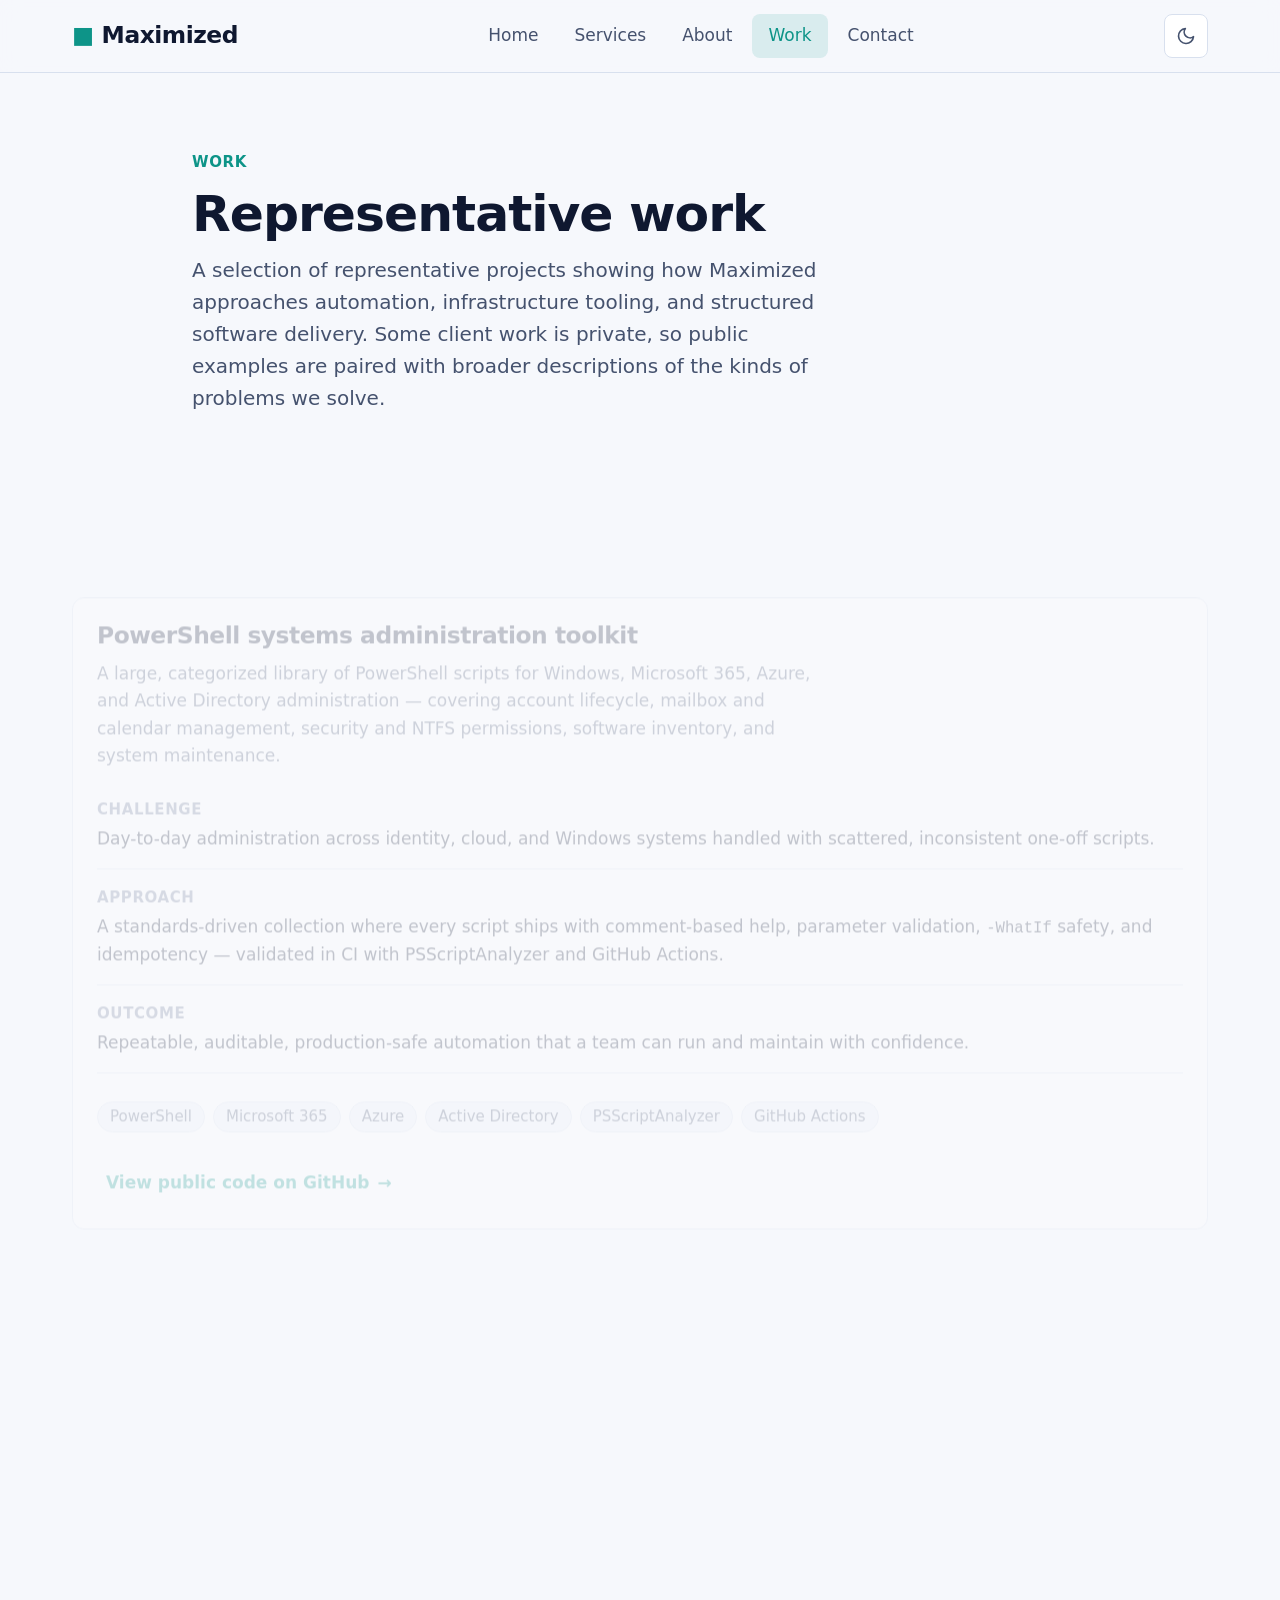
<file: portfolio.html>
<!doctype html>
<html lang="en">
<head>
  <meta charset="UTF-8" />
  <meta name="viewport" content="width=device-width, initial-scale=1" />
  <title>Work | Maximized</title>
  <meta name="robots" content="noindex" />
  <!-- This page moved to /work.html. Redirect for any old inbound links. -->
  <link rel="canonical" href="https://maximized.site/work.html" />
  <meta http-equiv="refresh" content="0; url=/work.html" />
</head>
<body>
  <p>This page has moved to <a href="/work.html">/work.html</a>.</p>
</body>
</html>
</file>
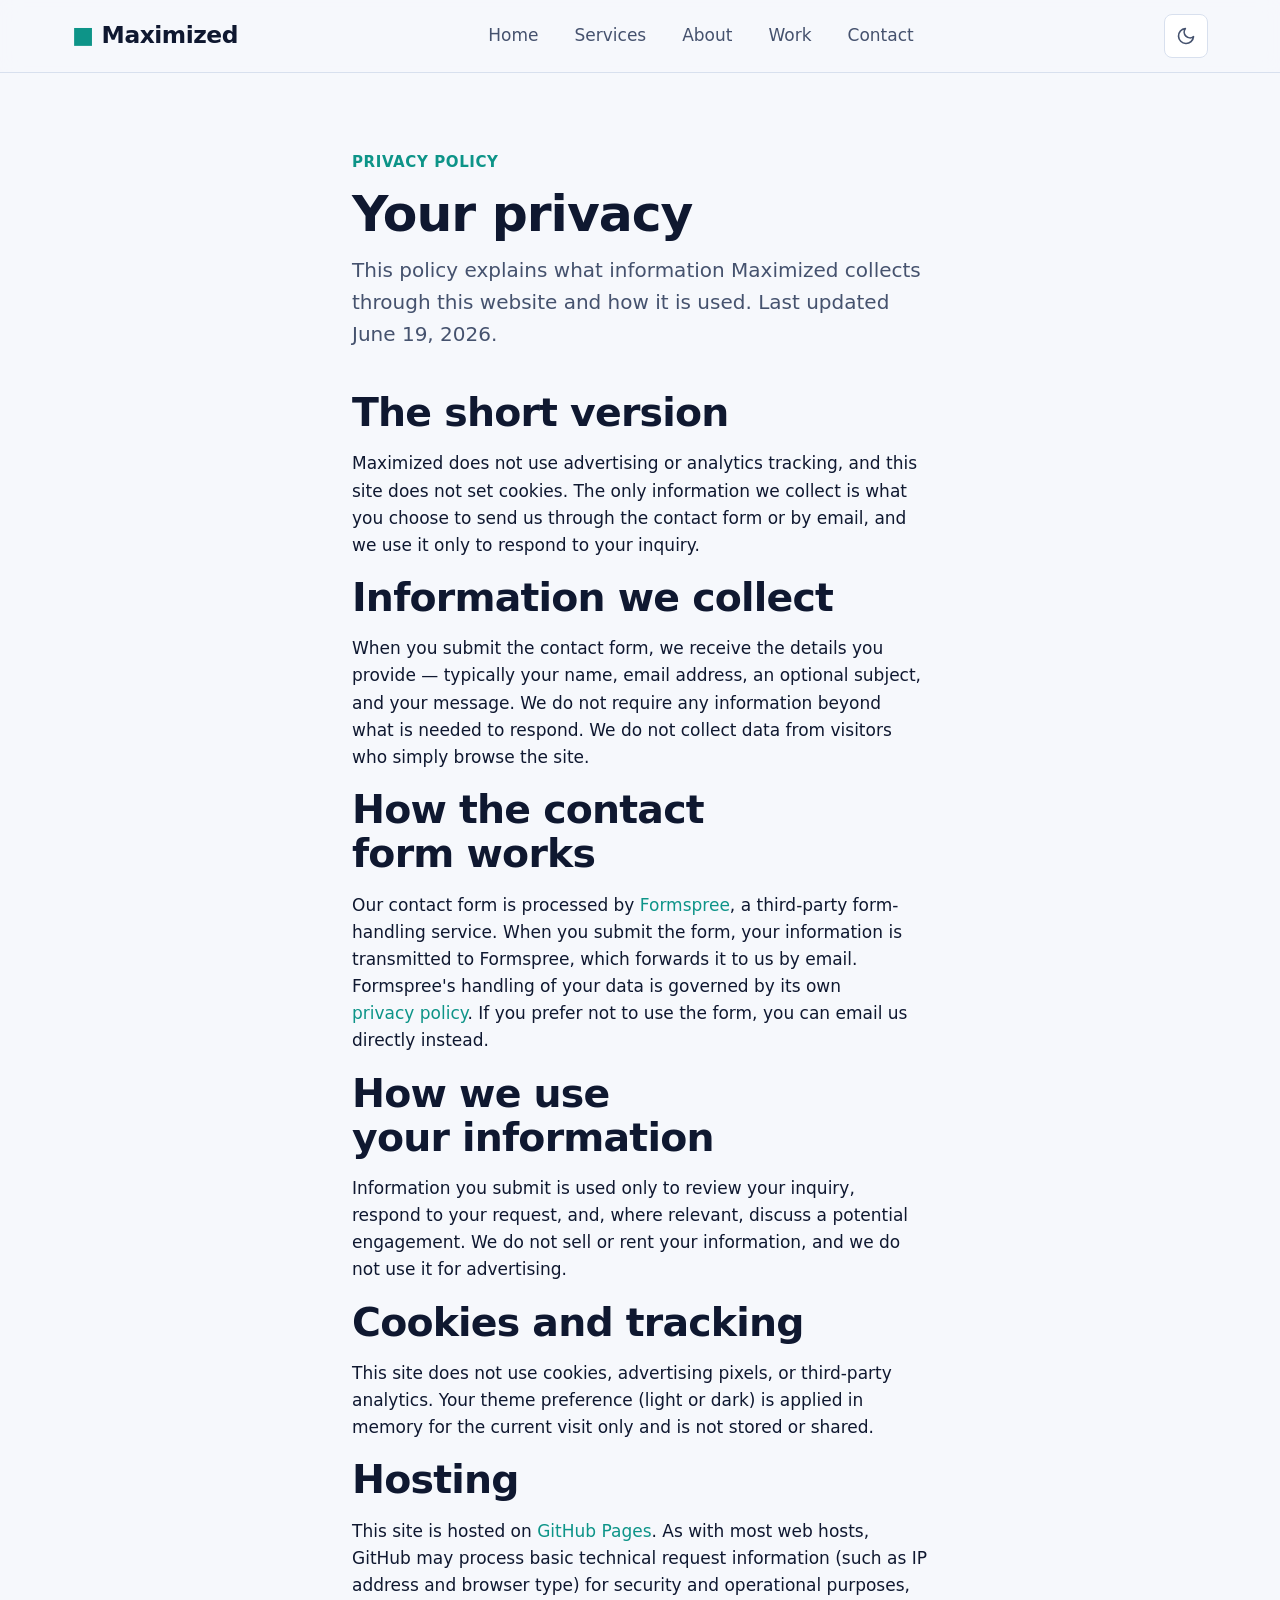
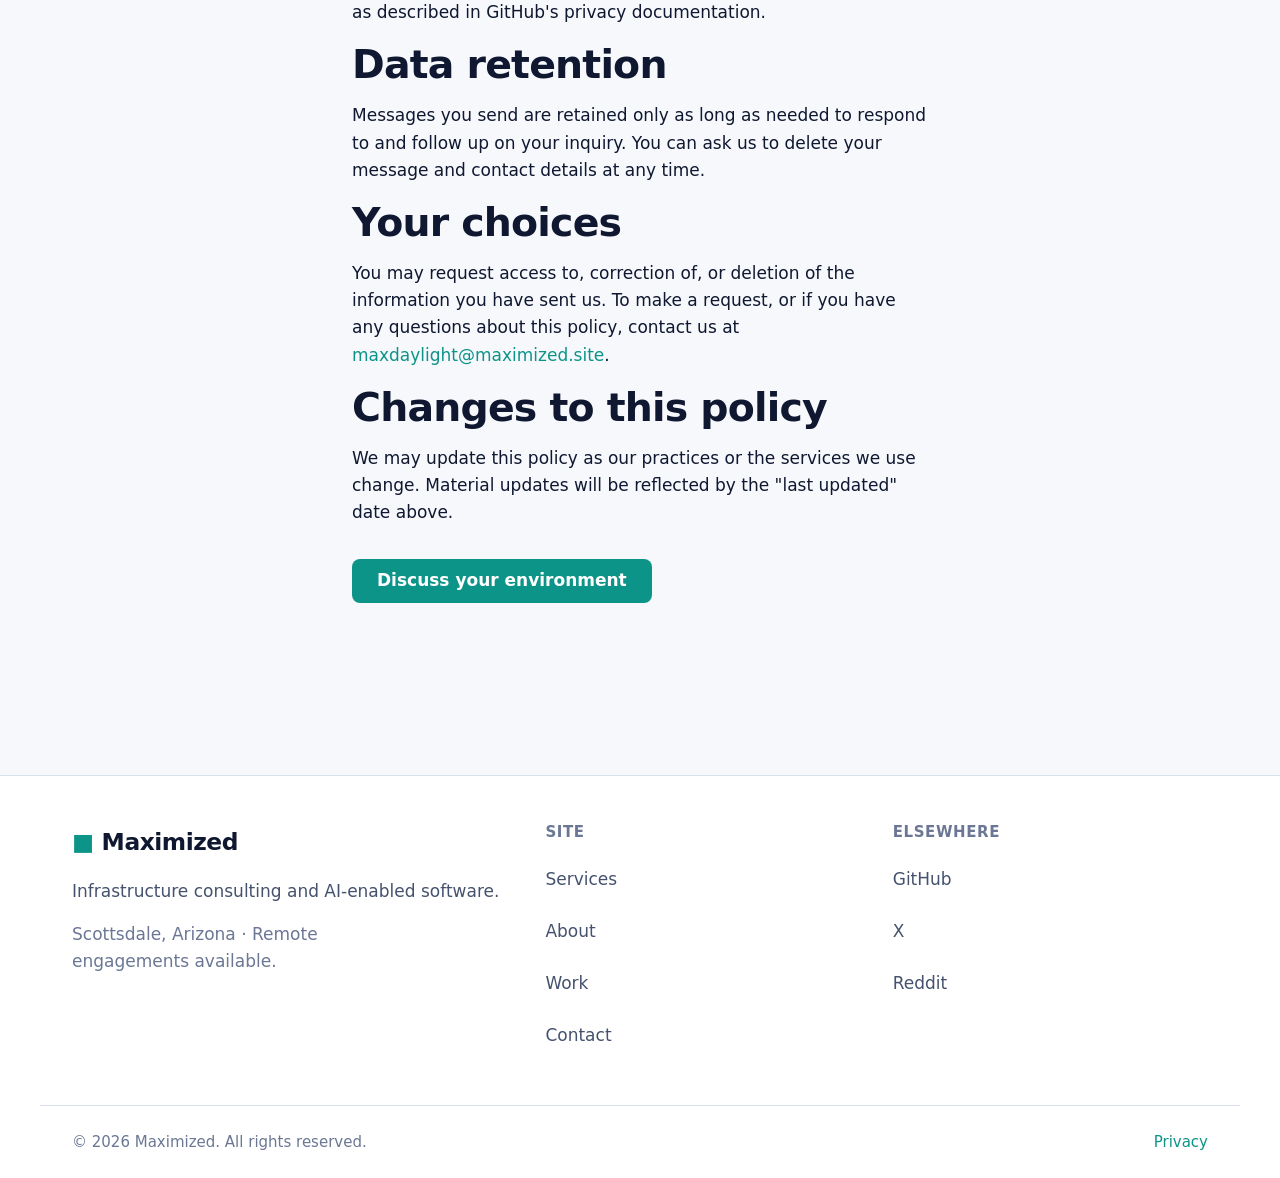
<file: privacy.html>
<!doctype html>
<html lang="en">
<head>
  <meta charset="UTF-8" />
  <meta name="viewport" content="width=device-width, initial-scale=1" />

  <title>Privacy Policy | Maximized</title>
  <meta name="description" content="How Maximized handles information submitted through this website. We use no tracking or advertising cookies; contact form data is used only to respond to you." />
  <meta name="author" content="Max Daylight" />
  <link rel="canonical" href="https://maximized.site/privacy.html" />

  <meta property="og:site_name" content="Maximized" />
  <meta property="og:title" content="Privacy Policy | Maximized" />
  <meta property="og:description" content="How Maximized handles information submitted through this website. No tracking or advertising cookies; contact form data is used only to respond to you." />
  <meta property="og:type" content="website" />
  <meta property="og:url" content="https://maximized.site/privacy.html" />
  <meta property="og:image" content="https://maximized.site/assets/images/headshot.png" />

  <meta name="twitter:card" content="summary_large_image" />
  <meta name="twitter:title" content="Privacy Policy | Maximized" />
  <meta name="twitter:description" content="How Maximized handles information submitted through this website. No tracking or advertising cookies; contact form data is used only to respond to you." />
  <meta name="twitter:image" content="https://maximized.site/assets/images/headshot.png" />

  <meta name="theme-color" content="#0a0f1a" />

  <link rel="preconnect" href="https://api.fontshare.com" crossorigin />
  <link rel="stylesheet" href="https://api.fontshare.com/v2/css?f[]=cabinet-grotesk@700,800&f[]=satoshi@400,500,700&display=swap" />

  <link rel="stylesheet" href="./assets/css/tokens.css" />
  <link rel="stylesheet" href="./assets/css/base.css" />
  <link rel="stylesheet" href="./assets/css/layout.css" />
  <link rel="stylesheet" href="./assets/css/components.css" />
  <link rel="stylesheet" href="./assets/css/utilities.css" />

  <script type="application/ld+json">
  {
    "@context": "https://schema.org",
    "@type": "BreadcrumbList",
    "itemListElement": [
      { "@type": "ListItem", "position": 1, "name": "Home", "item": "https://maximized.site/" },
      { "@type": "ListItem", "position": 2, "name": "Privacy Policy", "item": "https://maximized.site/privacy.html" }
    ]
  }
  </script>
</head>
<body>
  <a class="skip-link" href="#main">Skip to content</a>

  <header class="site-header">
    <div class="container site-header__inner">
      <a class="brand" href="./index.html">
        <span class="brand__mark" aria-hidden="true">&#9632;</span>
        Maximized
      </a>

      <nav id="primary-nav" class="primary-nav" aria-label="Primary">
        <ul class="primary-nav__list">
          <li><a class="primary-nav__link" href="./index.html">Home</a></li>
          <li><a class="primary-nav__link" href="./services.html">Services</a></li>
          <li><a class="primary-nav__link" href="./about.html">About</a></li>
          <li><a class="primary-nav__link" href="./work.html">Work</a></li>
          <li><a class="primary-nav__link" href="./contact.html">Contact</a></li>
        </ul>
      </nav>

      <div class="header-actions">
        <button type="button" class="icon-btn theme-toggle" data-theme-toggle aria-label="Switch theme" aria-pressed="false">
          <svg class="icon-sun" viewBox="0 0 24 24" fill="none" stroke="currentColor" stroke-width="2" stroke-linecap="round" stroke-linejoin="round" aria-hidden="true" focusable="false">
            <circle cx="12" cy="12" r="4"></circle>
            <path d="M12 2v2M12 20v2M4.93 4.93l1.41 1.41M17.66 17.66l1.41 1.41M2 12h2M20 12h2M6.34 17.66l-1.41 1.41M19.07 4.93l-1.41 1.41"></path>
          </svg>
          <svg class="icon-moon" viewBox="0 0 24 24" fill="none" stroke="currentColor" stroke-width="2" stroke-linecap="round" stroke-linejoin="round" aria-hidden="true" focusable="false">
            <path d="M21 12.79A9 9 0 1 1 11.21 3 7 7 0 0 0 21 12.79z"></path>
          </svg>
        </button>

        <button type="button" id="nav-toggle" class="icon-btn nav-toggle" aria-label="Toggle navigation menu" aria-controls="primary-nav" aria-expanded="false">
          <svg viewBox="0 0 24 24" fill="none" stroke="currentColor" stroke-width="2" stroke-linecap="round" aria-hidden="true" focusable="false">
            <path d="M3 6h18M3 12h18M3 18h18"></path>
          </svg>
        </button>
      </div>
    </div>
  </header>

  <main id="main">
    <section class="section" aria-labelledby="privacy-title">
      <div class="container container--narrow">
        <div class="section-header">
          <p class="section-eyebrow">Privacy Policy</p>
          <h1 id="privacy-title">Your privacy</h1>
          <p class="section-lead">
            This policy explains what information Maximized collects through this
            website and how it is used. Last updated June 19, 2026.
          </p>
        </div>

        <div class="flow">
          <h2>The short version</h2>
          <p>
            Maximized does not use advertising or analytics tracking, and this site
            does not set cookies. The only information we collect is what you
            choose to send us through the contact form or by email, and we use it
            only to respond to your inquiry.
          </p>

          <h2>Information we collect</h2>
          <p>
            When you submit the contact form, we receive the details you provide —
            typically your name, email address, an optional subject, and your
            message. We do not require any information beyond what is needed to
            respond. We do not collect data from visitors who simply browse the
            site.
          </p>

          <h2>How the contact form works</h2>
          <p>
            Our contact form is processed by
            <a href="https://formspree.io/" target="_blank" rel="noopener noreferrer">Formspree</a>,
            a third-party form-handling service. When you submit the form, your
            information is transmitted to Formspree, which forwards it to us by
            email. Formspree's handling of your data is governed by its own
            <a href="https://formspree.io/legal/privacy-policy/" target="_blank" rel="noopener noreferrer">privacy policy</a>.
            If you prefer not to use the form, you can email us directly instead.
          </p>

          <h2>How we use your information</h2>
          <p>
            Information you submit is used only to review your inquiry, respond to
            your request, and, where relevant, discuss a potential engagement. We
            do not sell or rent your information, and we do not use it for
            advertising.
          </p>

          <h2>Cookies and tracking</h2>
          <p>
            This site does not use cookies, advertising pixels, or third-party
            analytics. Your theme preference (light or dark) is applied in memory
            for the current visit only and is not stored or shared.
          </p>

          <h2>Hosting</h2>
          <p>
            This site is hosted on
            <a href="https://pages.github.com/" target="_blank" rel="noopener noreferrer">GitHub Pages</a>.
            As with most web hosts, GitHub may process basic technical request
            information (such as IP address and browser type) for security and
            operational purposes, as described in GitHub's privacy documentation.
          </p>

          <h2>Data retention</h2>
          <p>
            Messages you send are retained only as long as needed to respond to
            and follow up on your inquiry. You can ask us to delete your message
            and contact details at any time.
          </p>

          <h2>Your choices</h2>
          <p>
            You may request access to, correction of, or deletion of the
            information you have sent us. To make a request, or if you have any
            questions about this policy, contact us at
            <a href="mailto:maxdaylight@maximized.site">maxdaylight@maximized.site</a>.
          </p>

          <h2>Changes to this policy</h2>
          <p>
            We may update this policy as our practices or the services we use
            change. Material updates will be reflected by the "last updated" date
            above.
          </p>
        </div>

        <p class="mt-8">
          <a class="btn btn--primary" href="./contact.html">Discuss your environment</a>
        </p>
      </div>
    </section>
  </main>

  <footer class="site-footer">
    <div class="container site-footer__inner">
      <div class="footer-col">
        <a class="brand" href="./index.html">
          <span class="brand__mark" aria-hidden="true">&#9632;</span>
          Maximized
        </a>
        <p class="text-muted mt-4">
          Infrastructure consulting and AI-enabled software.
        </p>
        <p class="text-faint mt-4">
          Scottsdale, Arizona &middot; Remote engagements available.
        </p>
      </div>

      <nav class="footer-col" aria-label="Footer">
        <h2 class="footer-col__title">Site</h2>
        <div class="footer-links">
          <a href="./services.html">Services</a>
          <a href="./about.html">About</a>
          <a href="./work.html">Work</a>
          <a href="./contact.html">Contact</a>
        </div>
      </nav>

      <div class="footer-col">
        <h2 class="footer-col__title">Elsewhere</h2>
        <div class="footer-links">
          <a href="https://github.com/maxdaylight" target="_blank" rel="noopener noreferrer">GitHub</a>
          <a href="https://x.com/max__daylight" target="_blank" rel="noopener noreferrer">X</a>
          <a href="https://www.reddit.com/user/max__daylight" target="_blank" rel="noopener noreferrer">Reddit</a>
        </div>
      </div>
    </div>

    <div class="container site-footer__bottom">
      <p>&copy; <span data-current-year>2026</span> Maximized. All rights reserved.</p>
      <p><a href="./privacy.html">Privacy</a></p>
    </div>
  </footer>

  <script src="./assets/js/utils.js" defer></script>
  <script src="./assets/js/theme.js" defer></script>
  <script src="./assets/js/nav.js" defer></script>
  <script src="./assets/js/animations.js" defer></script>
</body>
</html>
</file>
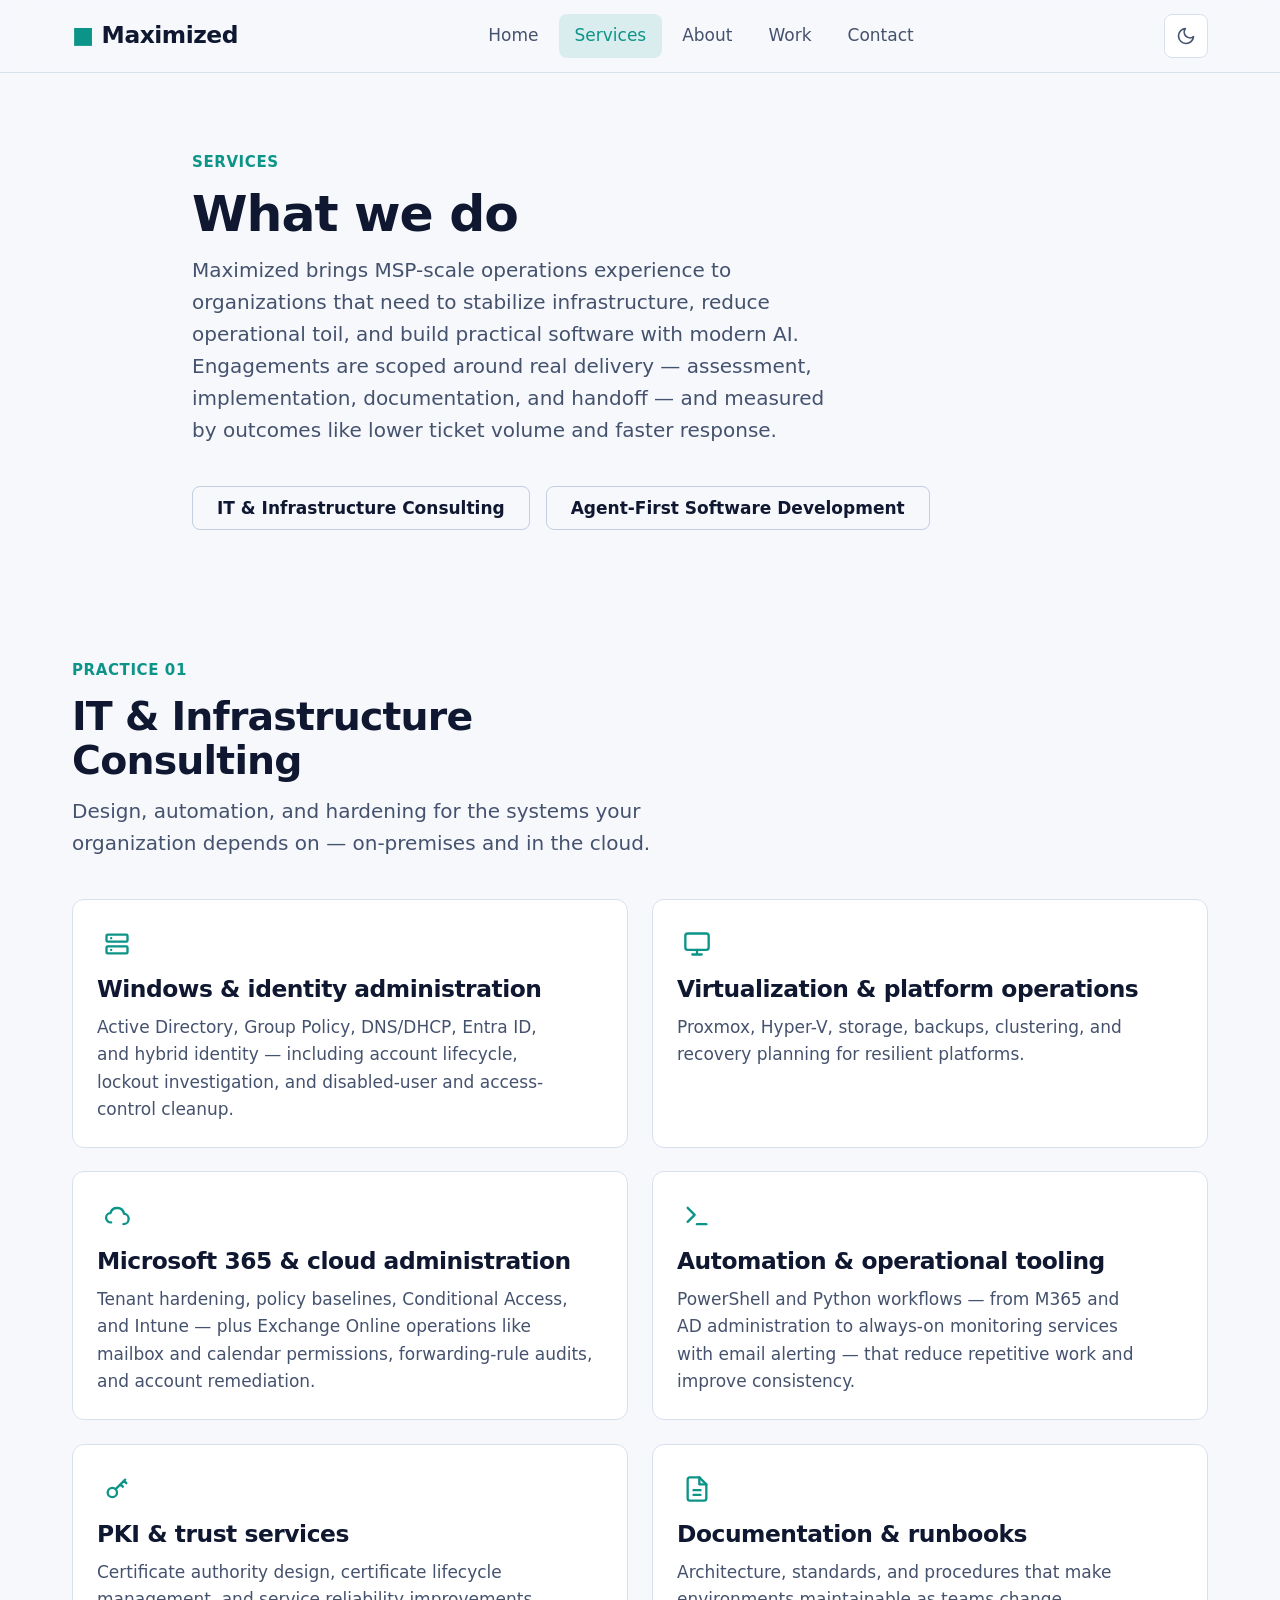
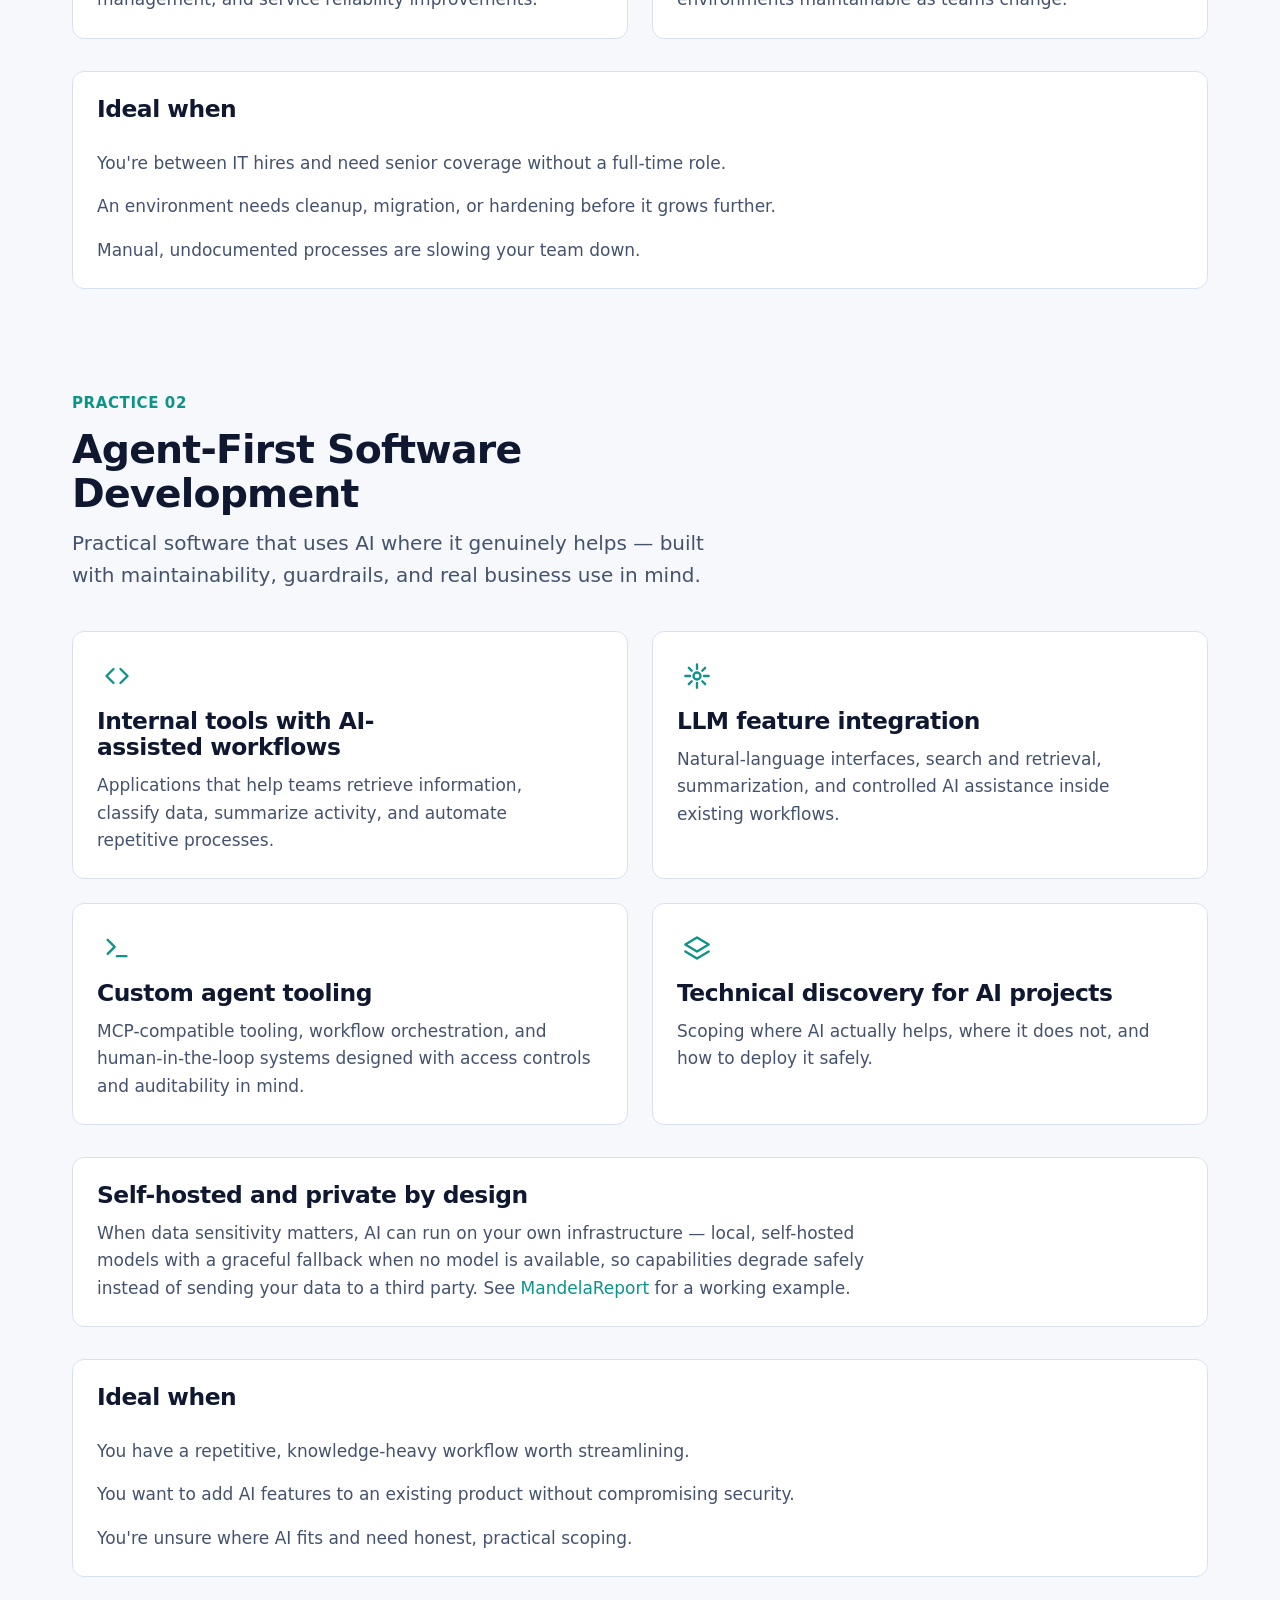
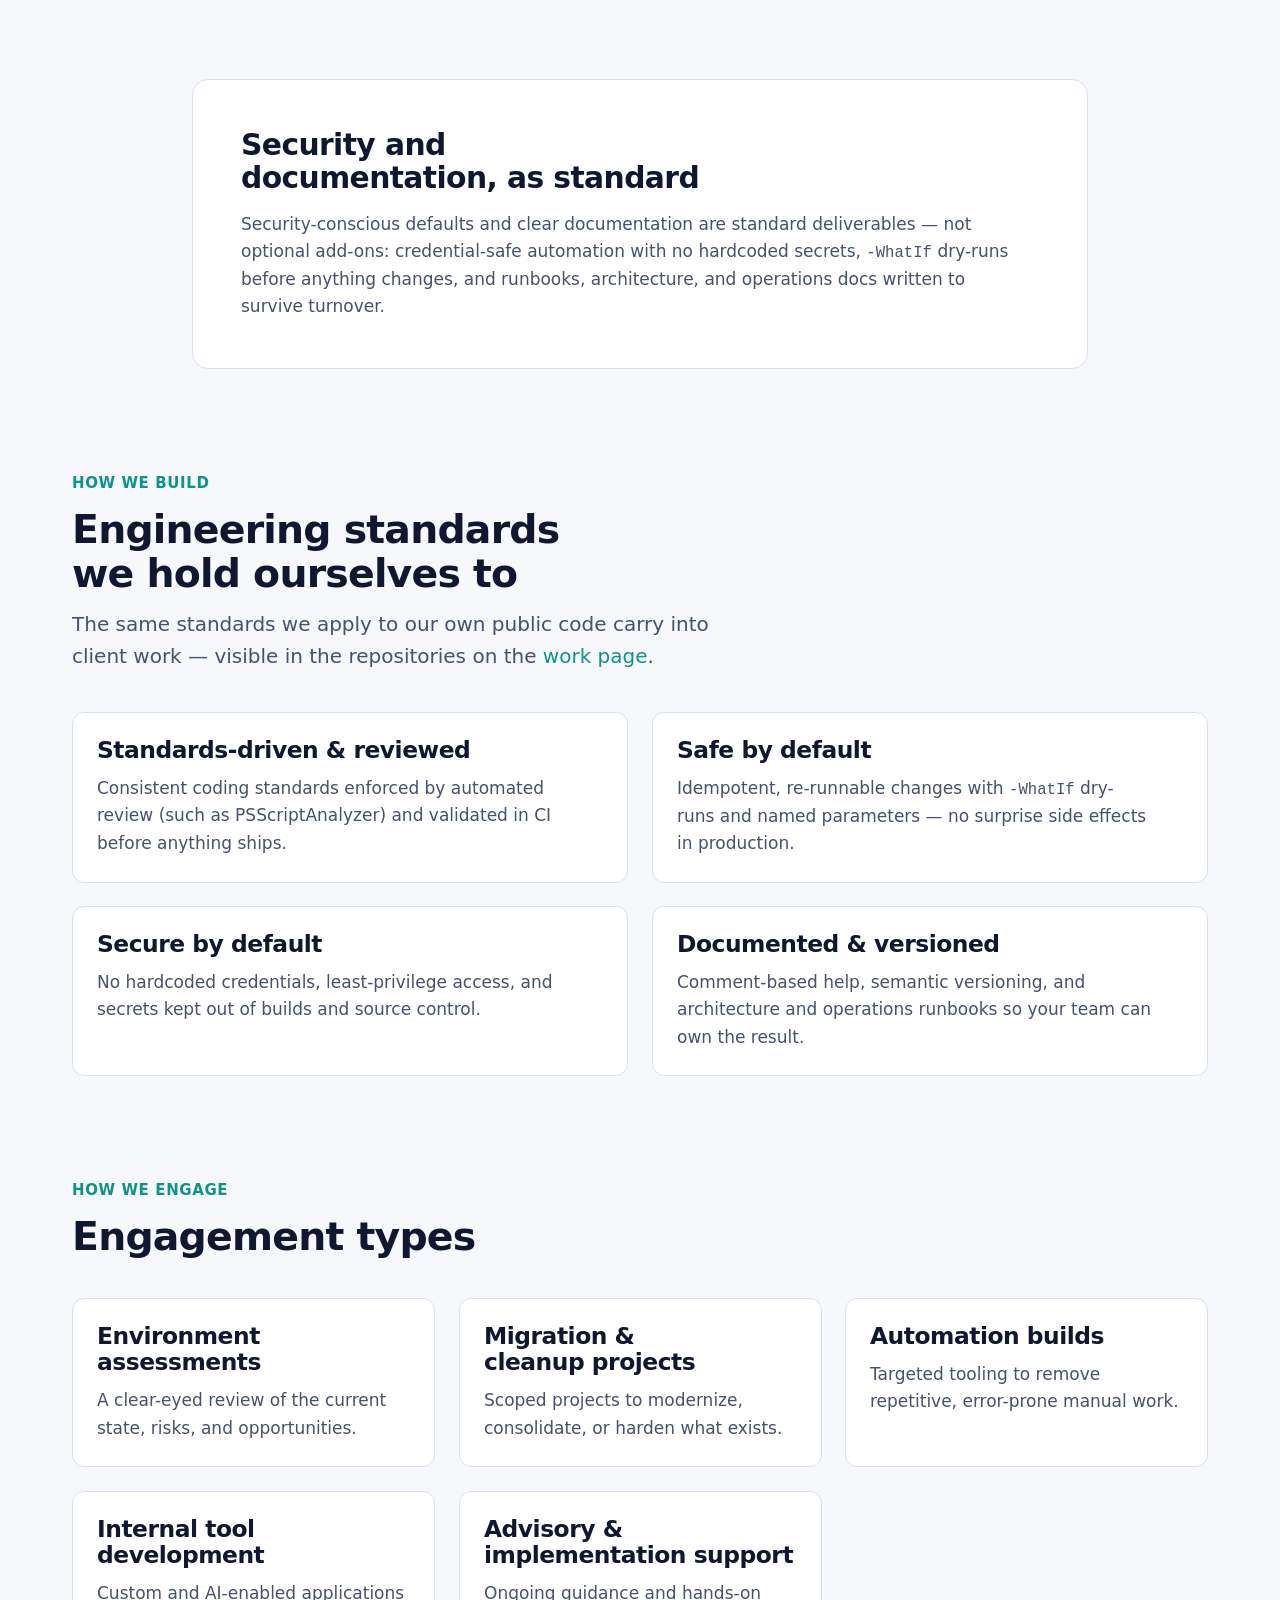
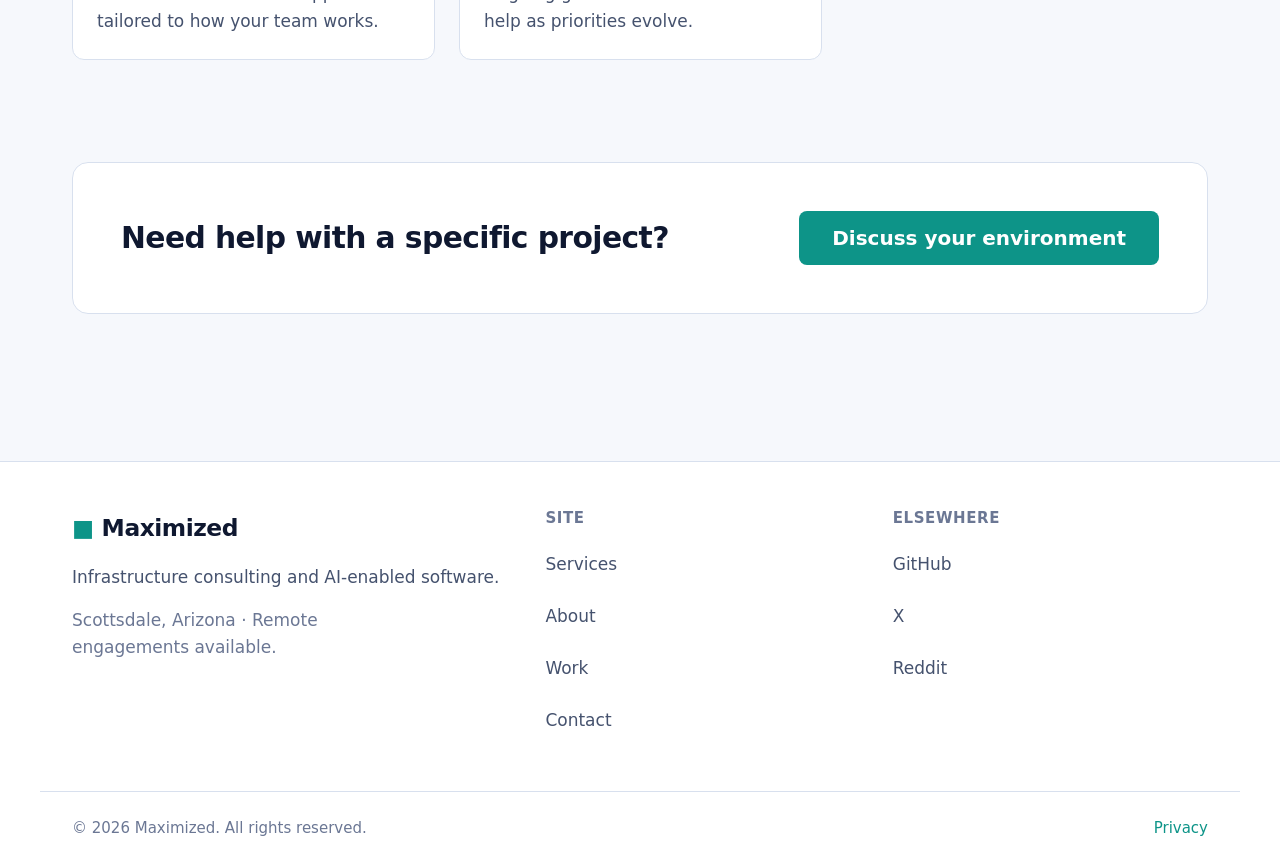
<file: services.html>
<!doctype html>
<html lang="en">
<head>
  <meta charset="UTF-8" />
  <meta name="viewport" content="width=device-width, initial-scale=1" />

  <title>Services | Maximized</title>
  <meta name="description" content="Maximized stabilizes infrastructure, reduces operational toil, and builds practical AI-enabled software. Engagements scoped around assessment, delivery, and handoff." />
  <meta name="author" content="Max Daylight" />
  <link rel="canonical" href="https://maximized.site/services.html" />

  <meta property="og:site_name" content="Maximized" />
  <meta property="og:title" content="Services | Maximized" />
  <meta property="og:description" content="Stabilize infrastructure, reduce operational toil, and build practical AI-enabled software. Scoped around assessment, implementation, documentation, and handoff." />
  <meta property="og:type" content="website" />
  <meta property="og:url" content="https://maximized.site/services.html" />
  <meta property="og:image" content="https://maximized.site/assets/images/headshot.png" />

  <meta name="twitter:card" content="summary_large_image" />
  <meta name="twitter:title" content="Services | Maximized" />
  <meta name="twitter:description" content="Stabilize infrastructure, reduce operational toil, and build practical AI-enabled software. Scoped around assessment, implementation, documentation, and handoff." />
  <meta name="twitter:image" content="https://maximized.site/assets/images/headshot.png" />

  <meta name="theme-color" content="#0a0f1a" />

  <link rel="preconnect" href="https://api.fontshare.com" crossorigin />
  <link rel="stylesheet" href="https://api.fontshare.com/v2/css?f[]=cabinet-grotesk@700,800&f[]=satoshi@400,500,700&display=swap" />

  <link rel="stylesheet" href="./assets/css/tokens.css" />
  <link rel="stylesheet" href="./assets/css/base.css" />
  <link rel="stylesheet" href="./assets/css/layout.css" />
  <link rel="stylesheet" href="./assets/css/components.css" />
  <link rel="stylesheet" href="./assets/css/utilities.css" />

  <script type="application/ld+json">
  {
    "@context": "https://schema.org",
    "@type": "BreadcrumbList",
    "itemListElement": [
      { "@type": "ListItem", "position": 1, "name": "Home", "item": "https://maximized.site/" },
      { "@type": "ListItem", "position": 2, "name": "Services", "item": "https://maximized.site/services.html" }
    ]
  }
  </script>
</head>
<body>
  <a class="skip-link" href="#main">Skip to content</a>

  <header class="site-header">
    <div class="container site-header__inner">
      <a class="brand" href="./index.html">
        <span class="brand__mark" aria-hidden="true">&#9632;</span>
        Maximized
      </a>

      <nav id="primary-nav" class="primary-nav" aria-label="Primary">
        <ul class="primary-nav__list">
          <li><a class="primary-nav__link" href="./index.html">Home</a></li>
          <li><a class="primary-nav__link" href="./services.html">Services</a></li>
          <li><a class="primary-nav__link" href="./about.html">About</a></li>
          <li><a class="primary-nav__link" href="./work.html">Work</a></li>
          <li><a class="primary-nav__link" href="./contact.html">Contact</a></li>
        </ul>
      </nav>

      <div class="header-actions">
        <button type="button" class="icon-btn theme-toggle" data-theme-toggle aria-label="Switch theme" aria-pressed="false">
          <svg class="icon-sun" viewBox="0 0 24 24" fill="none" stroke="currentColor" stroke-width="2" stroke-linecap="round" stroke-linejoin="round" aria-hidden="true" focusable="false">
            <circle cx="12" cy="12" r="4"></circle>
            <path d="M12 2v2M12 20v2M4.93 4.93l1.41 1.41M17.66 17.66l1.41 1.41M2 12h2M20 12h2M6.34 17.66l-1.41 1.41M19.07 4.93l-1.41 1.41"></path>
          </svg>
          <svg class="icon-moon" viewBox="0 0 24 24" fill="none" stroke="currentColor" stroke-width="2" stroke-linecap="round" stroke-linejoin="round" aria-hidden="true" focusable="false">
            <path d="M21 12.79A9 9 0 1 1 11.21 3 7 7 0 0 0 21 12.79z"></path>
          </svg>
        </button>

        <button type="button" id="nav-toggle" class="icon-btn nav-toggle" aria-label="Toggle navigation menu" aria-controls="primary-nav" aria-expanded="false">
          <svg viewBox="0 0 24 24" fill="none" stroke="currentColor" stroke-width="2" stroke-linecap="round" aria-hidden="true" focusable="false">
            <path d="M3 6h18M3 12h18M3 18h18"></path>
          </svg>
        </button>
      </div>
    </div>
  </header>

  <main id="main">
    <section class="section" aria-labelledby="services-title">
      <div class="container container--default">
        <div class="section-header">
          <p class="section-eyebrow">Services</p>
          <h1 id="services-title">What we do</h1>
          <p class="section-lead">
            Maximized brings MSP-scale operations experience to organizations that
            need to stabilize infrastructure, reduce operational toil, and build
            practical software with modern AI. Engagements are scoped around real
            delivery — assessment, implementation, documentation, and handoff — and
            measured by outcomes like lower ticket volume and faster response.
          </p>
        </div>
        <div class="cluster">
          <a class="btn btn--secondary" href="#it-consulting">IT &amp; Infrastructure Consulting</a>
          <a class="btn btn--secondary" href="#agent-first">Agent-First Software Development</a>
        </div>
      </div>
    </section>

    <!-- ===================== Pillar 1: IT consulting ===================== -->
    <section class="section--tight" id="it-consulting" aria-labelledby="it-title">
      <div class="container">
        <div class="section-header">
          <p class="section-eyebrow">Practice 01</p>
          <h2 id="it-title">IT &amp; Infrastructure Consulting</h2>
          <p class="section-lead">
            Design, automation, and hardening for the systems your organization
            depends on — on-premises and in the cloud.
          </p>
        </div>

        <ul class="grid grid--2">
          <li class="card" data-reveal>
            <span class="card__icon" aria-hidden="true">
              <svg viewBox="0 0 24 24" fill="none" stroke="currentColor" stroke-width="2" stroke-linecap="round" stroke-linejoin="round"><rect x="3" y="4" width="18" height="6" rx="1"></rect><rect x="3" y="14" width="18" height="6" rx="1"></rect><path d="M7 7h.01M7 17h.01"></path></svg>
            </span>
            <h3 class="card__title">Windows &amp; identity administration</h3>
            <p class="card__text">
              Active Directory, Group Policy, DNS/DHCP, Entra ID, and hybrid
              identity — including account lifecycle, lockout investigation, and
              disabled-user and access-control cleanup.
            </p>
          </li>

          <li class="card" data-reveal data-reveal-delay="1">
            <span class="card__icon" aria-hidden="true">
              <svg viewBox="0 0 24 24" fill="none" stroke="currentColor" stroke-width="2" stroke-linecap="round" stroke-linejoin="round"><rect x="2" y="3" width="20" height="14" rx="2"></rect><path d="M8 21h8M12 17v4"></path></svg>
            </span>
            <h3 class="card__title">Virtualization &amp; platform operations</h3>
            <p class="card__text">
              Proxmox, Hyper-V, storage, backups, clustering, and recovery
              planning for resilient platforms.
            </p>
          </li>

          <li class="card" data-reveal>
            <span class="card__icon" aria-hidden="true">
              <svg viewBox="0 0 24 24" fill="none" stroke="currentColor" stroke-width="2" stroke-linecap="round" stroke-linejoin="round"><path d="M17.5 19a4.5 4.5 0 0 0 .5-8.97A6 6 0 0 0 6.34 9.5 4 4 0 0 0 7 17.5"></path></svg>
            </span>
            <h3 class="card__title">Microsoft 365 &amp; cloud administration</h3>
            <p class="card__text">
              Tenant hardening, policy baselines, Conditional Access, and Intune —
              plus Exchange Online operations like mailbox and calendar
              permissions, forwarding-rule audits, and account remediation.
            </p>
          </li>

          <li class="card" data-reveal data-reveal-delay="1">
            <span class="card__icon" aria-hidden="true">
              <svg viewBox="0 0 24 24" fill="none" stroke="currentColor" stroke-width="2" stroke-linecap="round" stroke-linejoin="round"><path d="M4 17l6-6-6-6"></path><path d="M12 19h8"></path></svg>
            </span>
            <h3 class="card__title">Automation &amp; operational tooling</h3>
            <p class="card__text">
              PowerShell and Python workflows — from M365 and AD administration to
              always-on monitoring services with email alerting — that reduce
              repetitive work and improve consistency.
            </p>
          </li>

          <li class="card" data-reveal>
            <span class="card__icon" aria-hidden="true">
              <svg viewBox="0 0 24 24" fill="none" stroke="currentColor" stroke-width="2" stroke-linecap="round" stroke-linejoin="round"><circle cx="8" cy="15" r="4"></circle><path d="M10.85 12.15 19 4M18 5l2 2M15 8l2 2"></path></svg>
            </span>
            <h3 class="card__title">PKI &amp; trust services</h3>
            <p class="card__text">
              Certificate authority design, certificate lifecycle management, and
              service reliability improvements.
            </p>
          </li>

          <li class="card" data-reveal data-reveal-delay="1">
            <span class="card__icon" aria-hidden="true">
              <svg viewBox="0 0 24 24" fill="none" stroke="currentColor" stroke-width="2" stroke-linecap="round" stroke-linejoin="round"><path d="M14 2H6a2 2 0 0 0-2 2v16a2 2 0 0 0 2 2h12a2 2 0 0 0 2-2V8z"></path><path d="M14 2v6h6M9 13h6M9 17h6"></path></svg>
            </span>
            <h3 class="card__title">Documentation &amp; runbooks</h3>
            <p class="card__text">
              Architecture, standards, and procedures that make environments
              maintainable as teams change.
            </p>
          </li>
        </ul>

        <div class="card mt-8" data-reveal>
          <h3 class="card__title">Ideal when</h3>
          <ul class="flow mt-4">
            <li class="card__text">You're between IT hires and need senior coverage without a full-time role.</li>
            <li class="card__text">An environment needs cleanup, migration, or hardening before it grows further.</li>
            <li class="card__text">Manual, undocumented processes are slowing your team down.</li>
          </ul>
        </div>
      </div>
    </section>

    <!-- ================= Pillar 2: Agent-first development ================ -->
    <section class="section--tight" id="agent-first" aria-labelledby="agent-title">
      <div class="container">
        <div class="section-header">
          <p class="section-eyebrow">Practice 02</p>
          <h2 id="agent-title">Agent-First Software Development</h2>
          <p class="section-lead">
            Practical software that uses AI where it genuinely helps — built with
            maintainability, guardrails, and real business use in mind.
          </p>
        </div>

        <ul class="grid grid--2">
          <li class="card" data-reveal>
            <span class="card__icon" aria-hidden="true">
              <svg viewBox="0 0 24 24" fill="none" stroke="currentColor" stroke-width="2" stroke-linecap="round" stroke-linejoin="round"><path d="M9 18l-6-6 6-6"></path><path d="M15 6l6 6-6 6"></path></svg>
            </span>
            <h3 class="card__title">Internal tools with AI-assisted workflows</h3>
            <p class="card__text">
              Applications that help teams retrieve information, classify data,
              summarize activity, and automate repetitive processes.
            </p>
          </li>

          <li class="card" data-reveal data-reveal-delay="1">
            <span class="card__icon" aria-hidden="true">
              <svg viewBox="0 0 24 24" fill="none" stroke="currentColor" stroke-width="2" stroke-linecap="round" stroke-linejoin="round"><circle cx="12" cy="12" r="3"></circle><path d="M12 2v4M12 18v4M2 12h4M18 12h4M5 5l2.5 2.5M16.5 16.5 19 19M19 5l-2.5 2.5M7.5 16.5 5 19"></path></svg>
            </span>
            <h3 class="card__title">LLM feature integration</h3>
            <p class="card__text">
              Natural-language interfaces, search and retrieval, summarization, and
              controlled AI assistance inside existing workflows.
            </p>
          </li>

          <li class="card" data-reveal>
            <span class="card__icon" aria-hidden="true">
              <svg viewBox="0 0 24 24" fill="none" stroke="currentColor" stroke-width="2" stroke-linecap="round" stroke-linejoin="round"><path d="M4 17l6-6-6-6"></path><path d="M12 19h8"></path></svg>
            </span>
            <h3 class="card__title">Custom agent tooling</h3>
            <p class="card__text">
              MCP-compatible tooling, workflow orchestration, and human-in-the-loop
              systems designed with access controls and auditability in mind.
            </p>
          </li>

          <li class="card" data-reveal data-reveal-delay="1">
            <span class="card__icon" aria-hidden="true">
              <svg viewBox="0 0 24 24" fill="none" stroke="currentColor" stroke-width="2" stroke-linecap="round" stroke-linejoin="round"><path d="M12 3 2 9l10 6 10-6-10-6z"></path><path d="M2 15l10 6 10-6"></path></svg>
            </span>
            <h3 class="card__title">Technical discovery for AI projects</h3>
            <p class="card__text">
              Scoping where AI actually helps, where it does not, and how to deploy
              it safely.
            </p>
          </li>
        </ul>

        <div class="card mt-8" data-reveal>
          <h3 class="card__title">Self-hosted and private by design</h3>
          <p class="card__text">
            When data sensitivity matters, AI can run on your own infrastructure —
            local, self-hosted models with a graceful fallback when no model is
            available, so capabilities degrade safely instead of sending your data
            to a third party. See <a href="./work.html">MandelaReport</a> for a
            working example.
          </p>
        </div>

        <div class="card mt-8" data-reveal>
          <h3 class="card__title">Ideal when</h3>
          <ul class="flow mt-4">
            <li class="card__text">You have a repetitive, knowledge-heavy workflow worth streamlining.</li>
            <li class="card__text">You want to add AI features to an existing product without compromising security.</li>
            <li class="card__text">You're unsure where AI fits and need honest, practical scoping.</li>
          </ul>
        </div>
      </div>
    </section>

    <!-- ===================== Standard deliverables ===================== -->
    <section class="section--tight" aria-labelledby="standard-title">
      <div class="container container--default">
        <div class="cta-banner" data-reveal>
          <div>
            <h2 id="standard-title" class="cta-banner__title">Security and documentation, as standard</h2>
            <p class="text-muted mt-4">
              Security-conscious defaults and clear documentation are standard
              deliverables — not optional add-ons: credential-safe automation with
              no hardcoded secrets, <code>-WhatIf</code> dry-runs before anything
              changes, and runbooks, architecture, and operations docs written to
              survive turnover.
            </p>
          </div>
        </div>
      </div>
    </section>

    <!-- ========================= How we build ========================= -->
    <section class="section--tight" aria-labelledby="build-title">
      <div class="container">
        <div class="section-header">
          <p class="section-eyebrow">How we build</p>
          <h2 id="build-title">Engineering standards we hold ourselves to</h2>
          <p class="section-lead">
            The same standards we apply to our own public code carry into client
            work — visible in the repositories on the
            <a href="./work.html">work page</a>.
          </p>
        </div>
        <ul class="grid grid--2">
          <li class="card" data-reveal>
            <h3 class="card__title">Standards-driven &amp; reviewed</h3>
            <p class="card__text">
              Consistent coding standards enforced by automated review (such as
              PSScriptAnalyzer) and validated in CI before anything ships.
            </p>
          </li>
          <li class="card" data-reveal data-reveal-delay="1">
            <h3 class="card__title">Safe by default</h3>
            <p class="card__text">
              Idempotent, re-runnable changes with <code>-WhatIf</code> dry-runs and
              named parameters — no surprise side effects in production.
            </p>
          </li>
          <li class="card" data-reveal>
            <h3 class="card__title">Secure by default</h3>
            <p class="card__text">
              No hardcoded credentials, least-privilege access, and secrets kept out
              of builds and source control.
            </p>
          </li>
          <li class="card" data-reveal data-reveal-delay="1">
            <h3 class="card__title">Documented &amp; versioned</h3>
            <p class="card__text">
              Comment-based help, semantic versioning, and architecture and
              operations runbooks so your team can own the result.
            </p>
          </li>
        </ul>
      </div>
    </section>

    <!-- ======================== Engagement types ======================== -->
    <section class="section--tight" aria-labelledby="engagements-title">
      <div class="container">
        <div class="section-header">
          <p class="section-eyebrow">How we engage</p>
          <h2 id="engagements-title">Engagement types</h2>
        </div>
        <ul class="grid grid--3">
          <li class="card" data-reveal>
            <h3 class="card__title">Environment assessments</h3>
            <p class="card__text">A clear-eyed review of the current state, risks, and opportunities.</p>
          </li>
          <li class="card" data-reveal data-reveal-delay="1">
            <h3 class="card__title">Migration &amp; cleanup projects</h3>
            <p class="card__text">Scoped projects to modernize, consolidate, or harden what exists.</p>
          </li>
          <li class="card" data-reveal data-reveal-delay="2">
            <h3 class="card__title">Automation builds</h3>
            <p class="card__text">Targeted tooling to remove repetitive, error-prone manual work.</p>
          </li>
          <li class="card" data-reveal>
            <h3 class="card__title">Internal tool development</h3>
            <p class="card__text">Custom and AI-enabled applications tailored to how your team works.</p>
          </li>
          <li class="card" data-reveal data-reveal-delay="1">
            <h3 class="card__title">Advisory &amp; implementation support</h3>
            <p class="card__text">Ongoing guidance and hands-on help as priorities evolve.</p>
          </li>
        </ul>
      </div>
    </section>

    <section class="section section--tight" aria-labelledby="services-cta">
      <div class="container">
        <div class="cta-banner" data-reveal>
          <h2 id="services-cta" class="cta-banner__title">Need help with a specific project?</h2>
          <a class="btn btn--primary btn--lg" href="./contact.html">Discuss your environment</a>
        </div>
      </div>
    </section>
  </main>

  <footer class="site-footer">
    <div class="container site-footer__inner">
      <div class="footer-col">
        <a class="brand" href="./index.html">
          <span class="brand__mark" aria-hidden="true">&#9632;</span>
          Maximized
        </a>
        <p class="text-muted mt-4">
          Infrastructure consulting and AI-enabled software.
        </p>
        <p class="text-faint mt-4">
          Scottsdale, Arizona &middot; Remote engagements available.
        </p>
      </div>

      <nav class="footer-col" aria-label="Footer">
        <h2 class="footer-col__title">Site</h2>
        <div class="footer-links">
          <a href="./services.html">Services</a>
          <a href="./about.html">About</a>
          <a href="./work.html">Work</a>
          <a href="./contact.html">Contact</a>
        </div>
      </nav>

      <div class="footer-col">
        <h2 class="footer-col__title">Elsewhere</h2>
        <div class="footer-links">
          <a href="https://github.com/maxdaylight" target="_blank" rel="noopener noreferrer">GitHub</a>
          <a href="https://x.com/max__daylight" target="_blank" rel="noopener noreferrer">X</a>
          <a href="https://www.reddit.com/user/max__daylight" target="_blank" rel="noopener noreferrer">Reddit</a>
        </div>
      </div>
    </div>

    <div class="container site-footer__bottom">
      <p>&copy; <span data-current-year>2026</span> Maximized. All rights reserved.</p>
      <p><a href="./privacy.html">Privacy</a></p>
    </div>
  </footer>

  <script src="./assets/js/utils.js" defer></script>
  <script src="./assets/js/theme.js" defer></script>
  <script src="./assets/js/nav.js" defer></script>
  <script src="./assets/js/animations.js" defer></script>
</body>
</html>
</file>
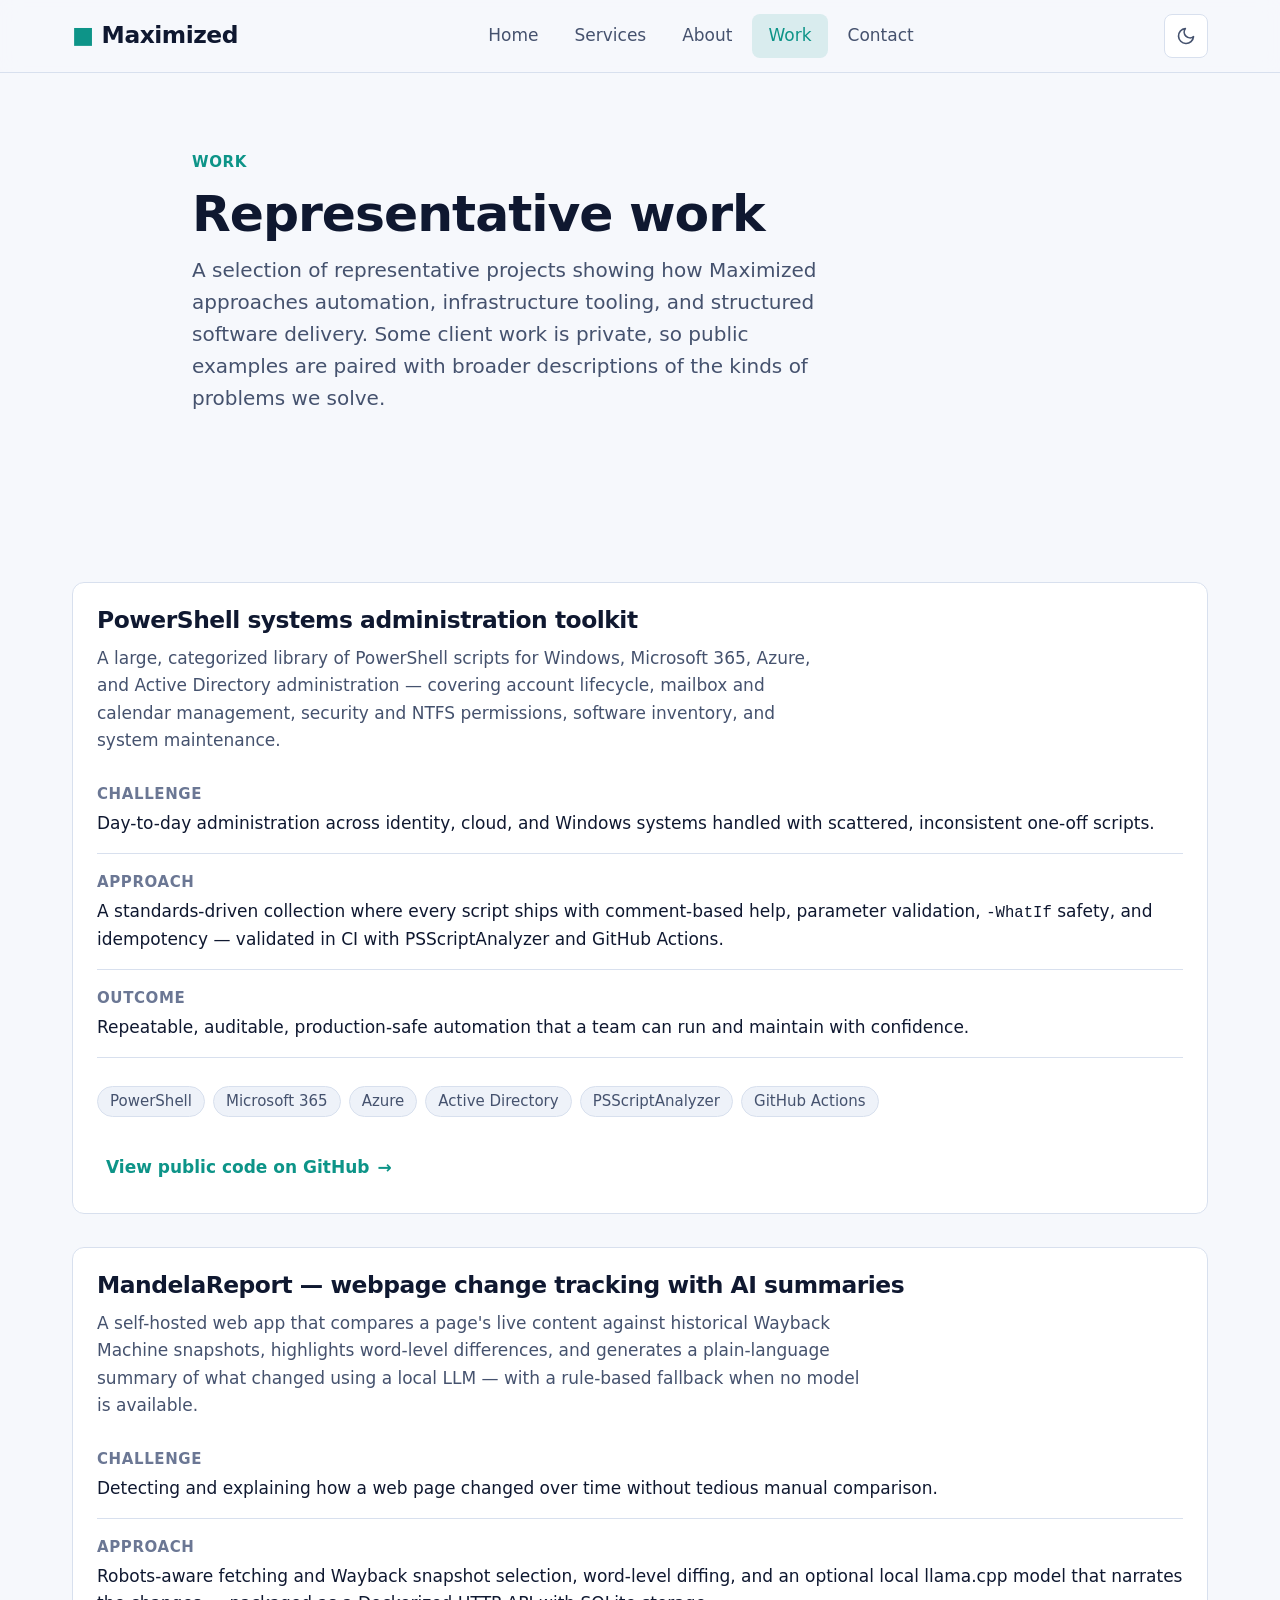
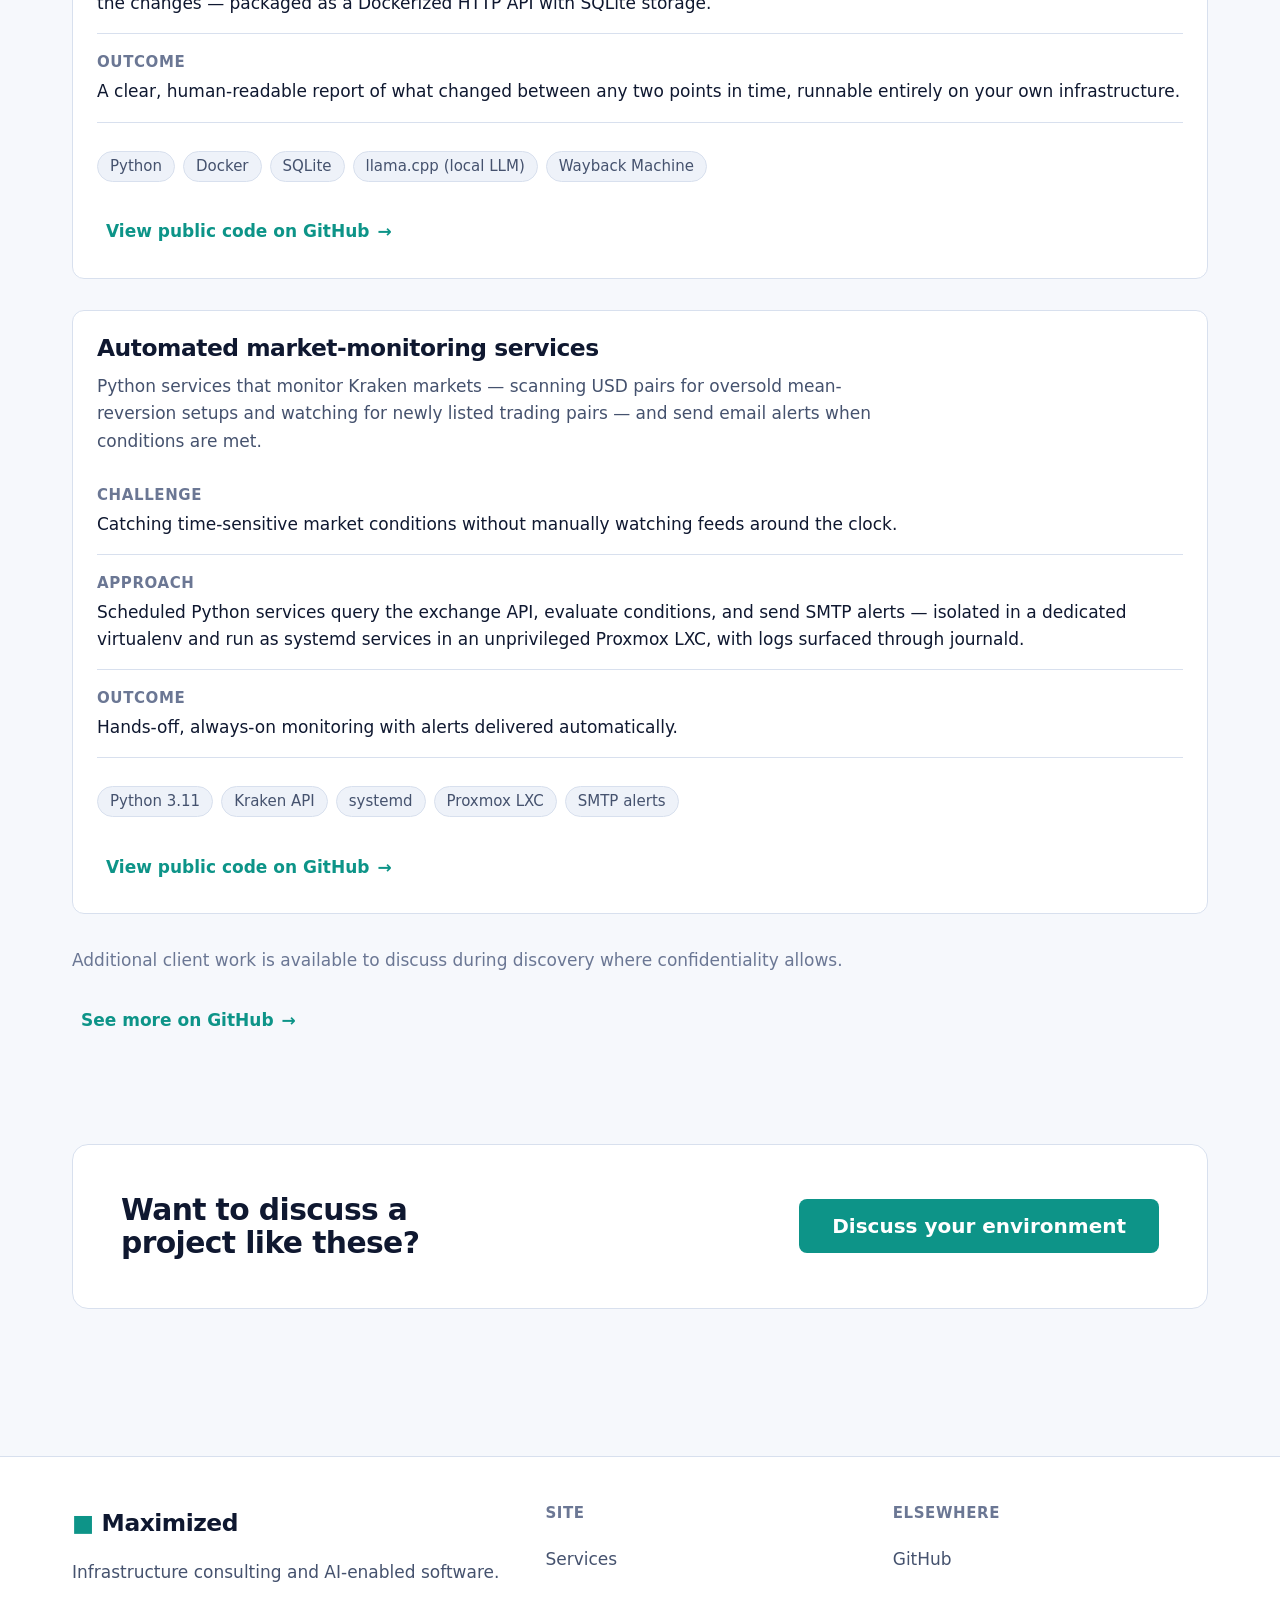
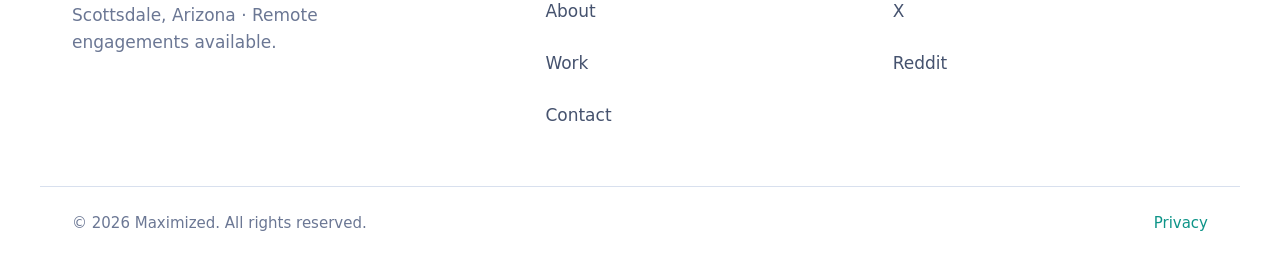
<file: work.html>
<!doctype html>
<html lang="en">
<head>
  <meta charset="UTF-8" />
  <meta name="viewport" content="width=device-width, initial-scale=1" />

  <title>Work | Maximized</title>
  <meta name="description" content="Representative work from Maximized: a standards-driven PowerShell administration toolkit, an AI-powered webpage change tracker, and automated market-monitoring services." />
  <meta name="author" content="Max Daylight" />
  <link rel="canonical" href="https://maximized.site/work.html" />

  <meta property="og:site_name" content="Maximized" />
  <meta property="og:title" content="Work | Maximized" />
  <meta property="og:description" content="A PowerShell administration toolkit, an AI-powered webpage change tracker, and automated market-monitoring services. Public code paired with the problems we solve." />
  <meta property="og:type" content="website" />
  <meta property="og:url" content="https://maximized.site/work.html" />
  <meta property="og:image" content="https://maximized.site/assets/images/headshot.png" />

  <meta name="twitter:card" content="summary_large_image" />
  <meta name="twitter:title" content="Work | Maximized" />
  <meta name="twitter:description" content="A PowerShell administration toolkit, an AI-powered webpage change tracker, and automated market-monitoring services. Public code paired with the problems we solve." />
  <meta name="twitter:image" content="https://maximized.site/assets/images/headshot.png" />

  <meta name="theme-color" content="#0a0f1a" />

  <link rel="preconnect" href="https://api.fontshare.com" crossorigin />
  <link rel="stylesheet" href="https://api.fontshare.com/v2/css?f[]=cabinet-grotesk@700,800&f[]=satoshi@400,500,700&display=swap" />

  <link rel="stylesheet" href="./assets/css/tokens.css" />
  <link rel="stylesheet" href="./assets/css/base.css" />
  <link rel="stylesheet" href="./assets/css/layout.css" />
  <link rel="stylesheet" href="./assets/css/components.css" />
  <link rel="stylesheet" href="./assets/css/utilities.css" />

  <script type="application/ld+json">
  {
    "@context": "https://schema.org",
    "@type": "BreadcrumbList",
    "itemListElement": [
      { "@type": "ListItem", "position": 1, "name": "Home", "item": "https://maximized.site/" },
      { "@type": "ListItem", "position": 2, "name": "Work", "item": "https://maximized.site/work.html" }
    ]
  }
  </script>
</head>
<body>
  <a class="skip-link" href="#main">Skip to content</a>

  <header class="site-header">
    <div class="container site-header__inner">
      <a class="brand" href="./index.html">
        <span class="brand__mark" aria-hidden="true">&#9632;</span>
        Maximized
      </a>

      <nav id="primary-nav" class="primary-nav" aria-label="Primary">
        <ul class="primary-nav__list">
          <li><a class="primary-nav__link" href="./index.html">Home</a></li>
          <li><a class="primary-nav__link" href="./services.html">Services</a></li>
          <li><a class="primary-nav__link" href="./about.html">About</a></li>
          <li><a class="primary-nav__link" href="./work.html">Work</a></li>
          <li><a class="primary-nav__link" href="./contact.html">Contact</a></li>
        </ul>
      </nav>

      <div class="header-actions">
        <button type="button" class="icon-btn theme-toggle" data-theme-toggle aria-label="Switch theme" aria-pressed="false">
          <svg class="icon-sun" viewBox="0 0 24 24" fill="none" stroke="currentColor" stroke-width="2" stroke-linecap="round" stroke-linejoin="round" aria-hidden="true" focusable="false">
            <circle cx="12" cy="12" r="4"></circle>
            <path d="M12 2v2M12 20v2M4.93 4.93l1.41 1.41M17.66 17.66l1.41 1.41M2 12h2M20 12h2M6.34 17.66l-1.41 1.41M19.07 4.93l-1.41 1.41"></path>
          </svg>
          <svg class="icon-moon" viewBox="0 0 24 24" fill="none" stroke="currentColor" stroke-width="2" stroke-linecap="round" stroke-linejoin="round" aria-hidden="true" focusable="false">
            <path d="M21 12.79A9 9 0 1 1 11.21 3 7 7 0 0 0 21 12.79z"></path>
          </svg>
        </button>

        <button type="button" id="nav-toggle" class="icon-btn nav-toggle" aria-label="Toggle navigation menu" aria-controls="primary-nav" aria-expanded="false">
          <svg viewBox="0 0 24 24" fill="none" stroke="currentColor" stroke-width="2" stroke-linecap="round" aria-hidden="true" focusable="false">
            <path d="M3 6h18M3 12h18M3 18h18"></path>
          </svg>
        </button>
      </div>
    </div>
  </header>

  <main id="main">
    <section class="section" aria-labelledby="work-title">
      <div class="container container--default">
        <div class="section-header">
          <p class="section-eyebrow">Work</p>
          <h1 id="work-title">Representative work</h1>
          <p class="section-lead">
            A selection of representative projects showing how Maximized
            approaches automation, infrastructure tooling, and structured
            software delivery. Some client work is private, so public examples are
            paired with broader descriptions of the kinds of problems we solve.
          </p>
        </div>
      </div>
    </section>

    <section class="section--tight" aria-label="Projects">
      <div class="container">
        <ul class="stack stack--lg">
          <li>
            <article class="card" data-reveal>
              <h2 class="card__title">PowerShell systems administration toolkit</h2>
              <p class="card__text">
                A large, categorized library of PowerShell scripts for Windows,
                Microsoft 365, Azure, and Active Directory administration &mdash;
                covering account lifecycle, mailbox and calendar management,
                security and NTFS permissions, software inventory, and system
                maintenance.
              </p>
              <dl class="detail-list mt-4">
                <div class="detail-list__row">
                  <dt class="detail-list__term">Challenge</dt>
                  <dd>Day-to-day administration across identity, cloud, and Windows systems handled with scattered, inconsistent one-off scripts.</dd>
                </div>
                <div class="detail-list__row">
                  <dt class="detail-list__term">Approach</dt>
                  <dd>A standards-driven collection where every script ships with comment-based help, parameter validation, <code>-WhatIf</code> safety, and idempotency &mdash; validated in CI with PSScriptAnalyzer and GitHub Actions.</dd>
                </div>
                <div class="detail-list__row">
                  <dt class="detail-list__term">Outcome</dt>
                  <dd>Repeatable, auditable, production-safe automation that a team can run and maintain with confidence.</dd>
                </div>
              </dl>
              <div class="card__meta mt-4">
                <span class="badge">PowerShell</span>
                <span class="badge">Microsoft 365</span>
                <span class="badge">Azure</span>
                <span class="badge">Active Directory</span>
                <span class="badge">PSScriptAnalyzer</span>
                <span class="badge">GitHub Actions</span>
              </div>
              <p class="mt-4">
                <a class="btn btn--ghost" href="https://github.com/maxdaylight/Scripts" target="_blank" rel="noopener noreferrer">
                  View public code on GitHub
                  <span class="sr-only">(opens in a new tab)</span>
                  &rarr;
                </a>
              </p>
            </article>
          </li>

          <li>
            <article class="card" data-reveal>
              <h2 class="card__title">MandelaReport &mdash; webpage change tracking with AI summaries</h2>
              <p class="card__text">
                A self-hosted web app that compares a page's live content against
                historical Wayback Machine snapshots, highlights word-level
                differences, and generates a plain-language summary of what changed
                using a local LLM &mdash; with a rule-based fallback when no model
                is available.
              </p>
              <dl class="detail-list mt-4">
                <div class="detail-list__row">
                  <dt class="detail-list__term">Challenge</dt>
                  <dd>Detecting and explaining how a web page changed over time without tedious manual comparison.</dd>
                </div>
                <div class="detail-list__row">
                  <dt class="detail-list__term">Approach</dt>
                  <dd>Robots-aware fetching and Wayback snapshot selection, word-level diffing, and an optional local llama.cpp model that narrates the changes &mdash; packaged as a Dockerized HTTP API with SQLite storage.</dd>
                </div>
                <div class="detail-list__row">
                  <dt class="detail-list__term">Outcome</dt>
                  <dd>A clear, human-readable report of what changed between any two points in time, runnable entirely on your own infrastructure.</dd>
                </div>
              </dl>
              <div class="card__meta mt-4">
                <span class="badge">Python</span>
                <span class="badge">Docker</span>
                <span class="badge">SQLite</span>
                <span class="badge">llama.cpp (local LLM)</span>
                <span class="badge">Wayback Machine</span>
              </div>
              <p class="mt-4">
                <a class="btn btn--ghost" href="https://github.com/maxdaylight/MandelaReport" target="_blank" rel="noopener noreferrer">
                  View public code on GitHub
                  <span class="sr-only">(opens in a new tab)</span>
                  &rarr;
                </a>
              </p>
            </article>
          </li>

          <li>
            <article class="card" data-reveal>
              <h2 class="card__title">Automated market-monitoring services</h2>
              <p class="card__text">
                Python services that monitor Kraken markets &mdash; scanning USD
                pairs for oversold mean-reversion setups and watching for newly
                listed trading pairs &mdash; and send email alerts when conditions
                are met.
              </p>
              <dl class="detail-list mt-4">
                <div class="detail-list__row">
                  <dt class="detail-list__term">Challenge</dt>
                  <dd>Catching time-sensitive market conditions without manually watching feeds around the clock.</dd>
                </div>
                <div class="detail-list__row">
                  <dt class="detail-list__term">Approach</dt>
                  <dd>Scheduled Python services query the exchange API, evaluate conditions, and send SMTP alerts &mdash; isolated in a dedicated virtualenv and run as systemd services in an unprivileged Proxmox LXC, with logs surfaced through journald.</dd>
                </div>
                <div class="detail-list__row">
                  <dt class="detail-list__term">Outcome</dt>
                  <dd>Hands-off, always-on monitoring with alerts delivered automatically.</dd>
                </div>
              </dl>
              <div class="card__meta mt-4">
                <span class="badge">Python 3.11</span>
                <span class="badge">Kraken API</span>
                <span class="badge">systemd</span>
                <span class="badge">Proxmox LXC</span>
                <span class="badge">SMTP alerts</span>
              </div>
              <p class="mt-4">
                <a class="btn btn--ghost" href="https://github.com/maxdaylight/Python-Scripts" target="_blank" rel="noopener noreferrer">
                  View public code on GitHub
                  <span class="sr-only">(opens in a new tab)</span>
                  &rarr;
                </a>
              </p>
            </article>
          </li>
        </ul>

        <p class="text-faint mt-8">
          Additional client work is available to discuss during discovery where
          confidentiality allows.
        </p>

        <p class="mt-6">
          <a class="btn btn--ghost" href="https://github.com/maxdaylight" target="_blank" rel="noopener noreferrer">
            See more on GitHub
            <span class="sr-only">(opens in a new tab)</span>
            &rarr;
          </a>
        </p>
      </div>
    </section>

    <section class="section section--tight" aria-labelledby="work-cta">
      <div class="container">
        <div class="cta-banner" data-reveal>
          <h2 id="work-cta" class="cta-banner__title">Want to discuss a project like these?</h2>
          <a class="btn btn--primary btn--lg" href="./contact.html">Discuss your environment</a>
        </div>
      </div>
    </section>
  </main>

  <footer class="site-footer">
    <div class="container site-footer__inner">
      <div class="footer-col">
        <a class="brand" href="./index.html">
          <span class="brand__mark" aria-hidden="true">&#9632;</span>
          Maximized
        </a>
        <p class="text-muted mt-4">
          Infrastructure consulting and AI-enabled software.
        </p>
        <p class="text-faint mt-4">
          Scottsdale, Arizona &middot; Remote engagements available.
        </p>
      </div>

      <nav class="footer-col" aria-label="Footer">
        <h2 class="footer-col__title">Site</h2>
        <div class="footer-links">
          <a href="./services.html">Services</a>
          <a href="./about.html">About</a>
          <a href="./work.html">Work</a>
          <a href="./contact.html">Contact</a>
        </div>
      </nav>

      <div class="footer-col">
        <h2 class="footer-col__title">Elsewhere</h2>
        <div class="footer-links">
          <a href="https://github.com/maxdaylight" target="_blank" rel="noopener noreferrer">GitHub</a>
          <a href="https://x.com/max__daylight" target="_blank" rel="noopener noreferrer">X</a>
          <a href="https://www.reddit.com/user/max__daylight" target="_blank" rel="noopener noreferrer">Reddit</a>
        </div>
      </div>
    </div>

    <div class="container site-footer__bottom">
      <p>&copy; <span data-current-year>2026</span> Maximized. All rights reserved.</p>
      <p><a href="./privacy.html">Privacy</a></p>
    </div>
  </footer>

  <script src="./assets/js/utils.js" defer></script>
  <script src="./assets/js/theme.js" defer></script>
  <script src="./assets/js/nav.js" defer></script>
  <script src="./assets/js/animations.js" defer></script>
</body>
</html>
</file>
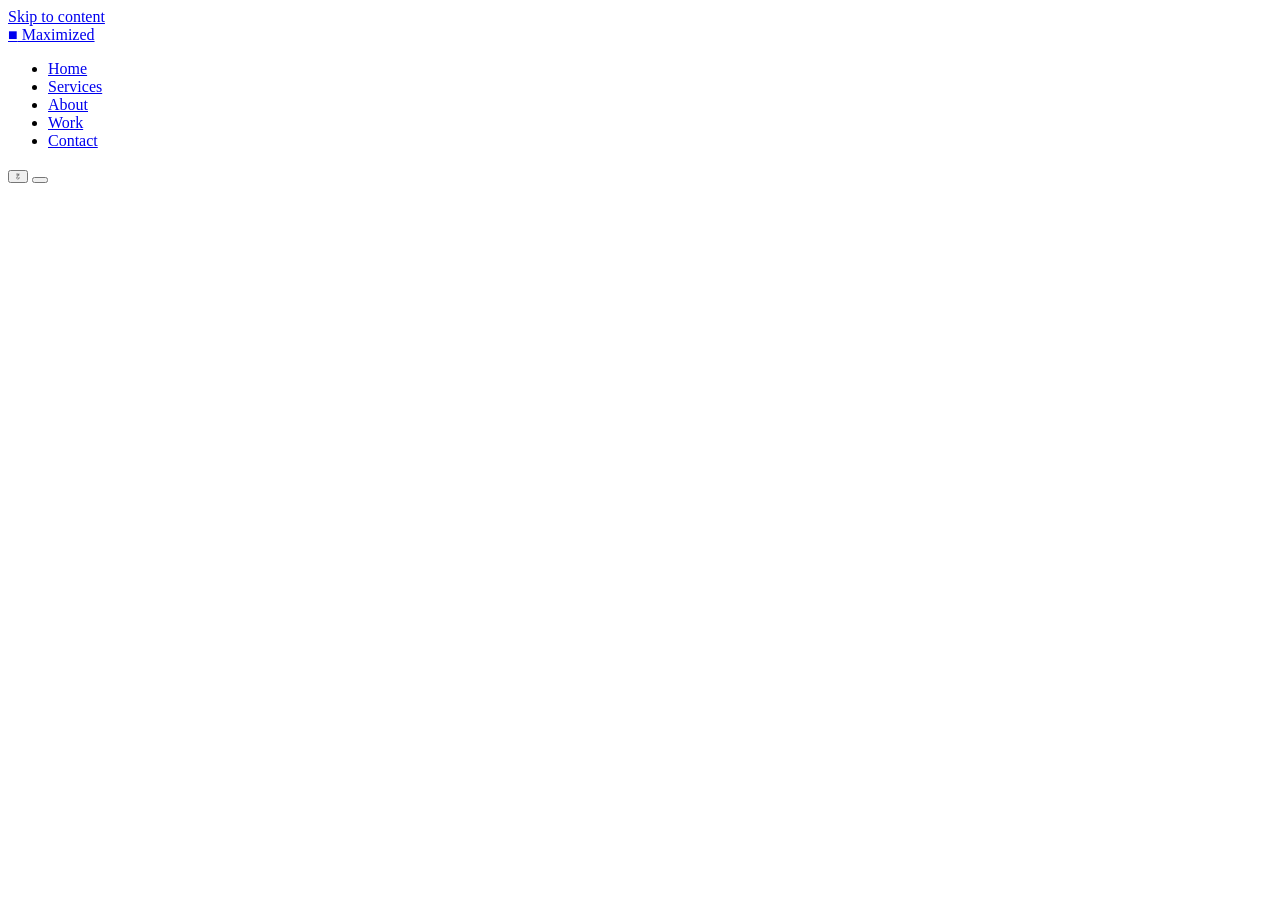
<file: components/header.html>
<!--
  header.html — Reference template for the shared site header + primary nav.
  This is NOT a server include. Keep this block in sync across all pages.

  Notes:
  - The skip link must be the first focusable element in <body>.
  - nav.js highlights the active link automatically (aria-current="page").
  - theme.js wires the [data-theme-toggle] button.
-->
<a class="skip-link" href="#main">Skip to content</a>

<header class="site-header">
  <div class="container site-header__inner">
    <a class="brand" href="./index.html">
      <span class="brand__mark" aria-hidden="true">&#9632;</span>
      Maximized
    </a>

    <nav id="primary-nav" class="primary-nav" aria-label="Primary">
      <ul class="primary-nav__list">
        <li><a class="primary-nav__link" href="./index.html">Home</a></li>
        <li><a class="primary-nav__link" href="./services.html">Services</a></li>
        <li><a class="primary-nav__link" href="./about.html">About</a></li>
        <li><a class="primary-nav__link" href="./work.html">Work</a></li>
        <li><a class="primary-nav__link" href="./contact.html">Contact</a></li>
      </ul>
    </nav>

    <div class="header-actions">
      <button
        type="button"
        class="icon-btn theme-toggle"
        data-theme-toggle
        aria-label="Switch theme"
        aria-pressed="false"
      >
        <svg class="icon-sun" viewBox="0 0 24 24" fill="none" stroke="currentColor" stroke-width="2" stroke-linecap="round" stroke-linejoin="round" aria-hidden="true" focusable="false">
          <circle cx="12" cy="12" r="4"></circle>
          <path d="M12 2v2M12 20v2M4.93 4.93l1.41 1.41M17.66 17.66l1.41 1.41M2 12h2M20 12h2M6.34 17.66l-1.41 1.41M19.07 4.93l-1.41 1.41"></path>
        </svg>
        <svg class="icon-moon" viewBox="0 0 24 24" fill="none" stroke="currentColor" stroke-width="2" stroke-linecap="round" stroke-linejoin="round" aria-hidden="true" focusable="false">
          <path d="M21 12.79A9 9 0 1 1 11.21 3 7 7 0 0 0 21 12.79z"></path>
        </svg>
      </button>

      <button
        type="button"
        id="nav-toggle"
        class="icon-btn nav-toggle"
        aria-label="Toggle navigation menu"
        aria-controls="primary-nav"
        aria-expanded="false"
      >
        <svg viewBox="0 0 24 24" fill="none" stroke="currentColor" stroke-width="2" stroke-linecap="round" aria-hidden="true" focusable="false">
          <path d="M3 6h18M3 12h18M3 18h18"></path>
        </svg>
      </button>
    </div>
  </div>
</header>
</file>
<file: assets/css/tokens.css>
/* ==========================================================================
   tokens.css — Design tokens for maximized.site
   Colors, fluid type scale, spacing, radii, shadows, transitions, widths.
   Dark navy + electric teal palette (IT / DevOps professional aesthetic).
   ========================================================================== */

:root {
  /* ---- Font families (loaded via Fontshare CDN) -------------------------- */
  --font-display: "Cabinet Grotesk", system-ui, -apple-system, "Segoe UI", sans-serif;
  --font-body: "Satoshi", system-ui, -apple-system, "Segoe UI", Roboto, sans-serif;
  --font-mono: ui-monospace, "Cascadia Code", "Fira Code", "SFMono-Regular", Consolas, monospace;

  /* ---- Fluid type scale (clamp: min, preferred-vw, max) ------------------ */
  /* 12px floor on --text-xs; 16px on --text-base. */
  --text-xs: clamp(0.75rem, 0.74rem + 0.05vw, 0.8125rem);     /* 12 -> 13 */
  --text-sm: clamp(0.875rem, 0.85rem + 0.12vw, 0.9375rem);    /* 14 -> 15 */
  --text-base: clamp(1rem, 0.97rem + 0.15vw, 1.0625rem);      /* 16 -> 17 */
  --text-md: clamp(1.125rem, 1.08rem + 0.22vw, 1.25rem);      /* 18 -> 20 */
  --text-lg: clamp(1.25rem, 1.18rem + 0.35vw, 1.5rem);        /* 20 -> 24 */
  --text-xl: clamp(1.5rem, 1.38rem + 0.6vw, 1.875rem);        /* 24 -> 30 */
  --text-2xl: clamp(1.875rem, 1.68rem + 0.98vw, 2.5rem);      /* 30 -> 40 */
  --text-3xl: clamp(2.25rem, 1.95rem + 1.5vw, 3.25rem);       /* 36 -> 52 */
  --text-hero: clamp(2.75rem, 2.1rem + 3.25vw, 4.75rem);      /* 44 -> 76 */

  /* ---- Line heights & weights -------------------------------------------- */
  --leading-tight: 1.12;
  --leading-snug: 1.28;
  --leading-normal: 1.6;
  --weight-regular: 400;
  --weight-medium: 500;
  --weight-semibold: 600;
  --weight-bold: 700;
  --tracking-tight: -0.02em;
  --tracking-wide: 0.04em;

  /* ---- Spacing scale (4px base unit) ------------------------------------- */
  --space-1: 0.25rem;   /* 4px */
  --space-2: 0.5rem;    /* 8px */
  --space-3: 0.75rem;   /* 12px */
  --space-4: 1rem;      /* 16px */
  --space-5: 1.25rem;   /* 20px */
  --space-6: 1.5rem;    /* 24px */
  --space-8: 2rem;      /* 32px */
  --space-10: 2.5rem;   /* 40px */
  --space-12: 3rem;     /* 48px */
  --space-16: 4rem;     /* 64px */
  --space-20: 5rem;     /* 80px */
  --space-24: 6rem;     /* 96px */
  --space-32: 8rem;     /* 128px */

  /* ---- Border radius ----------------------------------------------------- */
  --radius-sm: 6px;
  --radius-md: 8px;
  --radius-lg: 12px;
  --radius-xl: 16px;
  --radius-full: 9999px;

  /* ---- Content width tokens ---------------------------------------------- */
  --content-narrow: 640px;
  --content-default: 960px;
  --content-wide: 1200px;

  /* ---- Layout ------------------------------------------------------------ */
  --header-height: 4.5rem;
  --gutter: clamp(1rem, 0.6rem + 2vw, 2rem);

  /* ---- Transitions ------------------------------------------------------- */
  --transition-interactive: 180ms cubic-bezier(0.16, 1, 0.3, 1);
  --transition-slow: 420ms cubic-bezier(0.16, 1, 0.3, 1);

  /* ---- Z-index scale ----------------------------------------------------- */
  --z-base: 1;
  --z-header: 100;
  --z-nav: 200;
  --z-skiplink: 300;
}

/* ==========================================================================
   Color palette — Dark theme (default professional aesthetic)
   ========================================================================== */
:root,
[data-theme="dark"] {
  color-scheme: dark;

  --color-bg: #0a0f1a;            /* deep navy */
  --color-surface: #111a2b;       /* raised navy surface */
  --color-surface-2: #18233a;     /* secondary surface / hover */
  --color-border: #243049;        /* subtle border on dark */
  --color-border-strong: #33405c;

  --color-text: #e9eef7;          /* near-white body text */
  --color-text-muted: #9aa8c2;    /* muted secondary text */
  --color-text-faint: #6b7a97;    /* faint tertiary text */

  --color-primary: #2dd4bf;       /* electric teal accent */
  --color-primary-hover: #5eead4;
  --color-primary-contrast: #04211d; /* text on teal surfaces */
  --color-primary-soft: rgba(45, 212, 191, 0.14);

  --color-focus: #5eead4;

  /* Shadows tone-matched to dark surfaces via oklch + alpha */
  --shadow-sm: 0 1px 2px oklch(0% 0 0 / 0.45);
  --shadow-md: 0 6px 18px oklch(0% 0 0 / 0.5);
  --shadow-lg: 0 18px 48px oklch(0% 0 0 / 0.55);
  --shadow-focus: 0 0 0 3px var(--color-primary-soft);
}

/* ==========================================================================
   Color palette — Light theme
   ========================================================================== */
[data-theme="light"] {
  color-scheme: light;

  --color-bg: #f6f8fc;
  --color-surface: #ffffff;
  --color-surface-2: #eef2f9;
  --color-border: #d8e0ee;
  --color-border-strong: #c2cee2;

  --color-text: #0f1830;
  --color-text-muted: #45526e;
  --color-text-faint: #6b7794;

  --color-primary: #0d9488;       /* deeper teal for AA contrast on light */
  --color-primary-hover: #0f766e;
  --color-primary-contrast: #ffffff;
  --color-primary-soft: rgba(13, 148, 136, 0.12);

  --color-focus: #0d9488;

  --shadow-sm: 0 1px 2px oklch(40% 0.04 250 / 0.12);
  --shadow-md: 0 6px 18px oklch(40% 0.04 250 / 0.14);
  --shadow-lg: 0 18px 48px oklch(40% 0.04 250 / 0.18);
  --shadow-focus: 0 0 0 3px var(--color-primary-soft);
}

/* Default to dark when no preference is resolved by JS and the user's
   system prefers light: light tokens applied only when explicitly set. */
@media (prefers-color-scheme: light) {
  :root:not([data-theme]) {
    color-scheme: light;
    --color-bg: #f6f8fc;
    --color-surface: #ffffff;
    --color-surface-2: #eef2f9;
    --color-border: #d8e0ee;
    --color-border-strong: #c2cee2;
    --color-text: #0f1830;
    --color-text-muted: #45526e;
    --color-text-faint: #6b7794;
    --color-primary: #0d9488;
    --color-primary-hover: #0f766e;
    --color-primary-contrast: #ffffff;
    --color-primary-soft: rgba(13, 148, 136, 0.12);
    --color-focus: #0d9488;
  }
}
</file>
<file: assets/css/base.css>
/* ==========================================================================
   base.css — CSS reset + base element styles for maximized.site
   Depends on tokens.css.
   ========================================================================== */

*,
*::before,
*::after {
  box-sizing: border-box;
}

* {
  margin: 0;
}

html {
  scroll-behavior: smooth;
  -webkit-text-size-adjust: 100%;
  text-size-adjust: 100%;
  scroll-padding-top: calc(var(--header-height) + var(--space-4));
}

body {
  min-height: 100vh;
  color: var(--color-text);
  background-color: var(--color-bg);
  font-family: var(--font-body);
  font-size: var(--text-base);
  line-height: var(--leading-normal);
  font-weight: var(--weight-regular);
  -webkit-font-smoothing: antialiased;
  -moz-osx-font-smoothing: grayscale;
  text-rendering: optimizeLegibility;
}

img,
video,
canvas,
svg {
  display: block;
  max-width: 100%;
  height: auto;
}

input,
button,
textarea,
select {
  font: inherit;
  color: inherit;
}

button {
  cursor: pointer;
  background: none;
  border: none;
}

a {
  color: var(--color-primary);
  text-decoration: none;
}

a:hover {
  color: var(--color-primary-hover);
}

ul,
ol {
  list-style: none;
  padding: 0;
}

/* ---- Headings ----------------------------------------------------------- */
h1,
h2,
h3,
h4 {
  font-family: var(--font-display);
  font-weight: var(--weight-bold);
  line-height: var(--leading-tight);
  letter-spacing: var(--tracking-tight);
  text-wrap: balance;
  color: var(--color-text);
}

h1 { font-size: var(--text-3xl); }
h2 { font-size: var(--text-2xl); }
h3 { font-size: var(--text-xl); }
h4 { font-size: var(--text-lg); }

h5,
h6 {
  font-family: var(--font-body);
  font-weight: var(--weight-semibold);
  line-height: var(--leading-snug);
}

/* ---- Body text ---------------------------------------------------------- */
p,
li {
  text-wrap: pretty;
}

p {
  max-width: 72ch;
}

strong {
  font-weight: var(--weight-semibold);
  color: var(--color-text);
}

code,
pre,
kbd {
  font-family: var(--font-mono);
  font-size: 0.92em;
}

hr {
  border: none;
  border-top: 1px solid var(--color-border);
  margin-block: var(--space-8);
}

/* ---- Selection & focus -------------------------------------------------- */
::selection {
  background-color: color-mix(in oklab, var(--color-primary) 35%, transparent);
  color: var(--color-text);
}

:focus-visible {
  outline: 2px solid var(--color-focus);
  outline-offset: 2px;
  border-radius: var(--radius-sm);
}

/* Remove default outline only where :focus-visible provides a replacement. */
:focus:not(:focus-visible) {
  outline: none;
}

/* ---- Reduced motion ----------------------------------------------------- */
@media (prefers-reduced-motion: reduce) {
  html {
    scroll-behavior: auto;
  }

  *,
  *::before,
  *::after {
    animation-duration: 0.01ms !important;
    animation-iteration-count: 1 !important;
    transition-duration: 0.01ms !important;
    scroll-behavior: auto !important;
  }
}

/* ---- Screen-reader-only utility ----------------------------------------- */
.sr-only {
  position: absolute;
  width: 1px;
  height: 1px;
  padding: 0;
  margin: -1px;
  overflow: hidden;
  clip: rect(0, 0, 0, 0);
  white-space: nowrap;
  border: 0;
}
</file>
<file: assets/css/layout.css>
/* ==========================================================================
   layout.css — Container, grid, and section layout utilities
   Depends on tokens.css.
   ========================================================================== */

.container {
  width: 100%;
  max-width: var(--content-wide);
  margin-inline: auto;
  padding-inline: var(--gutter);
}

.container--narrow { max-width: var(--content-narrow); }
.container--default { max-width: var(--content-default); }

/* ---- Vertical section rhythm -------------------------------------------- */
.section {
  padding-block: clamp(var(--space-12), 6vw, var(--space-24));
}

.section--tight {
  padding-block: clamp(var(--space-8), 4vw, var(--space-16));
}

.section-header {
  display: flex;
  flex-direction: column;
  gap: var(--space-3);
  max-width: var(--content-narrow);
  margin-bottom: var(--space-10);
}

.section-eyebrow {
  font-size: var(--text-sm);
  font-weight: var(--weight-semibold);
  letter-spacing: var(--tracking-wide);
  text-transform: uppercase;
  color: var(--color-primary);
}

.section-lead {
  color: var(--color-text-muted);
  font-size: var(--text-md);
}

/* ---- Responsive auto-fit grid ------------------------------------------- */
.grid {
  display: grid;
  gap: var(--space-6);
}

.grid--2 { grid-template-columns: repeat(2, 1fr); }
.grid--3 { grid-template-columns: repeat(3, 1fr); }

.grid--auto {
  grid-template-columns: repeat(auto-fit, minmax(min(100%, 16rem), 1fr));
}

/* ---- Flex helpers ------------------------------------------------------- */
.cluster {
  display: flex;
  flex-wrap: wrap;
  gap: var(--space-4);
  align-items: center;
}

.cluster--center {
  justify-content: center;
}

.stack {
  display: flex;
  flex-direction: column;
  gap: var(--space-4);
}

.stack--lg { gap: var(--space-8); }

/* ---- Two-column split (content + media) --------------------------------- */
.split {
  display: grid;
  gap: clamp(var(--space-8), 5vw, var(--space-16));
  align-items: center;
  grid-template-columns: 1fr;
}

@media (min-width: 60rem) {
  .split {
    grid-template-columns: 1.1fr 0.9fr;
  }
  .split--media-first > :first-child { order: 2; }
}

/* ---- Responsive collapse for grids -------------------------------------- */
@media (max-width: 60rem) {
  .grid--3 { grid-template-columns: repeat(2, 1fr); }
}

@media (max-width: 40rem) {
  .grid--2,
  .grid--3 { grid-template-columns: 1fr; }
}
</file>
<file: assets/css/components.css>
/* ==========================================================================
   components.css — Buttons, cards, badges, nav, header, footer, forms
   Depends on tokens.css, layout.css.
   ========================================================================== */

/* ==========================================================================
   Skip link
   ========================================================================== */
.skip-link {
  position: absolute;
  left: var(--space-4);
  top: var(--space-2);
  z-index: var(--z-skiplink);
  transform: translateY(-150%);
  padding: var(--space-3) var(--space-5);
  background-color: var(--color-primary);
  color: var(--color-primary-contrast);
  border-radius: var(--radius-md);
  font-weight: var(--weight-semibold);
  transition: transform var(--transition-interactive);
}

.skip-link:focus-visible {
  transform: translateY(0);
  color: var(--color-primary-contrast);
}

/* ==========================================================================
   Buttons (min 44x44px touch targets; no gradients)
   ========================================================================== */
.btn {
  display: inline-flex;
  align-items: center;
  justify-content: center;
  gap: var(--space-2);
  min-height: 44px;
  padding: var(--space-3) var(--space-6);
  border-radius: var(--radius-md);
  font-family: var(--font-body);
  font-size: var(--text-base);
  font-weight: var(--weight-semibold);
  line-height: 1;
  text-align: center;
  border: 1px solid transparent;
  transition: background-color var(--transition-interactive),
    border-color var(--transition-interactive),
    color var(--transition-interactive),
    transform var(--transition-interactive);
}

.btn:active {
  transform: translateY(1px);
}

.btn--primary {
  background-color: var(--color-primary);
  color: var(--color-primary-contrast);
}

.btn--primary:hover {
  background-color: var(--color-primary-hover);
  color: var(--color-primary-contrast);
}

.btn--secondary {
  background-color: transparent;
  color: var(--color-text);
  border-color: var(--color-border-strong);
}

.btn--secondary:hover {
  background-color: var(--color-surface-2);
  color: var(--color-text);
  border-color: var(--color-primary);
}

.btn--ghost {
  background-color: transparent;
  color: var(--color-primary);
  padding-inline: var(--space-2);
}

.btn--ghost:hover {
  color: var(--color-primary-hover);
}

.btn--lg {
  min-height: 52px;
  padding: var(--space-4) var(--space-8);
  font-size: var(--text-md);
}

/* ==========================================================================
   Site header + primary navigation
   ========================================================================== */
.site-header {
  position: sticky;
  top: 0;
  z-index: var(--z-header);
  background-color: color-mix(in oklab, var(--color-bg) 88%, transparent);
  backdrop-filter: saturate(140%) blur(10px);
  border-bottom: 1px solid var(--color-border);
}

.site-header__inner {
  display: flex;
  align-items: center;
  justify-content: space-between;
  gap: var(--space-4);
  min-height: var(--header-height);
}

.brand {
  display: inline-flex;
  align-items: center;
  gap: var(--space-2);
  font-family: var(--font-display);
  font-weight: var(--weight-bold);
  font-size: var(--text-lg);
  color: var(--color-text);
  letter-spacing: var(--tracking-tight);
}

.brand:hover { color: var(--color-text); }

.brand__mark {
  color: var(--color-primary);
}

.primary-nav {
  display: flex;
  align-items: center;
  gap: var(--space-2);
}

.primary-nav__list {
  display: flex;
  align-items: center;
  gap: var(--space-1);
}

.primary-nav__link {
  display: inline-flex;
  align-items: center;
  min-height: 44px;
  padding: var(--space-2) var(--space-4);
  border-radius: var(--radius-md);
  color: var(--color-text-muted);
  font-weight: var(--weight-medium);
  transition: color var(--transition-interactive),
    background-color var(--transition-interactive);
}

.primary-nav__link:hover {
  color: var(--color-text);
  background-color: var(--color-surface-2);
}

.primary-nav__link[aria-current="page"] {
  color: var(--color-primary);
  background-color: var(--color-primary-soft);
}

/* ---- Header action buttons (theme toggle + hamburger) ------------------- */
.header-actions {
  display: flex;
  align-items: center;
  gap: var(--space-2);
}

.icon-btn {
  display: inline-flex;
  align-items: center;
  justify-content: center;
  width: 44px;
  height: 44px;
  border-radius: var(--radius-md);
  color: var(--color-text-muted);
  border: 1px solid var(--color-border);
  background-color: var(--color-surface);
  transition: color var(--transition-interactive),
    border-color var(--transition-interactive),
    background-color var(--transition-interactive);
}

.icon-btn:hover {
  color: var(--color-text);
  border-color: var(--color-primary);
}

.icon-btn svg {
  width: 20px;
  height: 20px;
}

/* Theme toggle: show one icon at a time depending on resolved theme. */
.theme-toggle .icon-sun { display: none; }
.theme-toggle .icon-moon { display: block; }
[data-theme="dark"] .theme-toggle .icon-sun { display: block; }
[data-theme="dark"] .theme-toggle .icon-moon { display: none; }

.nav-toggle {
  display: none;
}

/* ==========================================================================
   Mobile navigation
   ========================================================================== */
@media (max-width: 56rem) {
  .nav-toggle {
    display: inline-flex;
  }

  .primary-nav {
    position: fixed;
    inset: var(--header-height) 0 auto 0;
    flex-direction: column;
    align-items: stretch;
    gap: var(--space-2);
    padding: var(--space-4) var(--gutter) var(--space-8);
    background-color: var(--color-surface);
    border-bottom: 1px solid var(--color-border);
    box-shadow: var(--shadow-lg);
    transform: translateY(-12px);
    opacity: 0;
    visibility: hidden;
    transition: opacity var(--transition-interactive),
      transform var(--transition-interactive),
      visibility var(--transition-interactive);
  }

  .primary-nav.nav-open {
    transform: translateY(0);
    opacity: 1;
    visibility: visible;
  }

  .primary-nav__list {
    flex-direction: column;
    align-items: stretch;
    gap: var(--space-1);
  }

  .primary-nav__link {
    width: 100%;
  }
}

/* ==========================================================================
   Cards
   ========================================================================== */
.card {
  display: flex;
  flex-direction: column;
  gap: var(--space-3);
  padding: var(--space-6);
  background-color: var(--color-surface);
  border: 1px solid var(--color-border);
  border-radius: var(--radius-lg);
  transition: border-color var(--transition-interactive),
    transform var(--transition-interactive),
    box-shadow var(--transition-interactive);
}

.card--interactive:hover {
  border-color: var(--color-primary);
  transform: translateY(-3px);
  box-shadow: var(--shadow-md);
}

.card__title {
  font-size: var(--text-lg);
}

.card__text {
  color: var(--color-text-muted);
  font-size: var(--text-base);
}

.card__icon {
  display: inline-flex;
  align-items: center;
  justify-content: center;
  width: 40px;
  height: 40px;
  color: var(--color-primary);
}

.card__icon svg {
  width: 28px;
  height: 28px;
}

.card__meta {
  margin-top: auto;
  display: flex;
  flex-wrap: wrap;
  gap: var(--space-2);
  font-size: var(--text-sm);
  color: var(--color-text-faint);
}

/* ==========================================================================
   Badges / tags
   ========================================================================== */
.badge {
  display: inline-flex;
  align-items: center;
  gap: var(--space-1);
  padding: var(--space-1) var(--space-3);
  border-radius: var(--radius-full);
  background-color: var(--color-surface-2);
  border: 1px solid var(--color-border);
  color: var(--color-text-muted);
  font-size: var(--text-sm);
  font-weight: var(--weight-medium);
  line-height: 1.4;
}

.badge--accent {
  background-color: var(--color-primary-soft);
  border-color: transparent;
  color: var(--color-primary);
}

/* ==========================================================================
   Hero
   ========================================================================== */
.hero {
  padding-block: clamp(var(--space-16), 9vw, var(--space-32));
}

.hero__eyebrow {
  display: inline-flex;
  align-items: center;
  gap: var(--space-2);
  margin-bottom: var(--space-5);
}

.hero__title {
  font-size: var(--text-hero);
  max-width: 16ch;
}

.hero__title .accent { color: var(--color-primary); }

.hero__subtitle {
  margin-top: var(--space-6);
  max-width: 56ch;
  font-size: var(--text-md);
  color: var(--color-text-muted);
}

.hero__actions {
  margin-top: var(--space-8);
}

/* ==========================================================================
   Avatar / portrait
   ========================================================================== */
.portrait {
  width: 100%;
  max-width: 360px;
  aspect-ratio: 1 / 1;
  border-radius: var(--radius-xl);
  border: 1px solid var(--color-border);
  object-fit: cover;
  box-shadow: var(--shadow-lg);
}

/* ==========================================================================
   CTA banner
   ========================================================================== */
.cta-banner {
  display: flex;
  flex-wrap: wrap;
  gap: var(--space-6);
  align-items: center;
  justify-content: space-between;
  padding: clamp(var(--space-8), 4vw, var(--space-12));
  background-color: var(--color-surface);
  border: 1px solid var(--color-border);
  border-radius: var(--radius-xl);
}

.cta-banner__title {
  font-size: var(--text-xl);
  max-width: 28ch;
}

/* ==========================================================================
   Forms
   ========================================================================== */
.form {
  display: flex;
  flex-direction: column;
  gap: var(--space-5);
  max-width: var(--content-narrow);
}

.field {
  display: flex;
  flex-direction: column;
  gap: var(--space-2);
}

.field__label {
  font-weight: var(--weight-semibold);
  font-size: var(--text-sm);
  color: var(--color-text);
}

.field__hint {
  font-size: var(--text-sm);
  color: var(--color-text-faint);
}

/* Form submission status messages (contact.js) */
.form-status {
  padding: var(--space-3) var(--space-4);
  border-radius: var(--radius-md);
  border: 1px solid var(--color-border);
  font-size: var(--text-sm);
}

.form-status--success {
  color: var(--color-primary);
  background-color: var(--color-primary-soft);
  border-color: transparent;
}

.form-status--error {
  color: var(--color-text);
  background-color: var(--color-surface-2);
}

.input,
.textarea {
  width: 100%;
  min-height: 44px;
  padding: var(--space-3) var(--space-4);
  background-color: var(--color-surface);
  border: 1px solid var(--color-border-strong);
  border-radius: var(--radius-md);
  color: var(--color-text);
  transition: border-color var(--transition-interactive),
    box-shadow var(--transition-interactive);
}

.textarea {
  min-height: 8rem;
  resize: vertical;
}

.input::placeholder,
.textarea::placeholder {
  color: var(--color-text-faint);
}

.input:focus-visible,
.textarea:focus-visible {
  outline: none;
  border-color: var(--color-primary);
  box-shadow: var(--shadow-focus);
}

/* ==========================================================================
   Definition / detail lists (about, contact)
   ========================================================================== */
.detail-list {
  display: grid;
  gap: var(--space-4);
}

.detail-list__row {
  display: flex;
  flex-direction: column;
  gap: var(--space-1);
  padding-bottom: var(--space-4);
  border-bottom: 1px solid var(--color-border);
}

.detail-list__term {
  font-size: var(--text-sm);
  font-weight: var(--weight-semibold);
  letter-spacing: var(--tracking-wide);
  text-transform: uppercase;
  color: var(--color-text-faint);
}

/* ==========================================================================
   Timeline (experience)
   ========================================================================== */
.timeline {
  display: grid;
  gap: var(--space-8);
  border-left: 2px solid var(--color-border);
  padding-left: var(--space-6);
}

.timeline__item {
  position: relative;
}

.timeline__item::before {
  content: "";
  position: absolute;
  left: calc(-1 * var(--space-6) - 6px);
  top: 6px;
  width: 10px;
  height: 10px;
  border-radius: var(--radius-full);
  background-color: var(--color-primary);
}

.timeline__period {
  font-size: var(--text-sm);
  color: var(--color-primary);
  font-weight: var(--weight-semibold);
}

/* ==========================================================================
   Social cards
   ========================================================================== */
.social-cards {
  display: flex;
  flex-direction: column;
  gap: var(--space-3);
  list-style: none;
  padding: 0;
  margin: 0;
}

.social-card {
  display: flex;
  align-items: center;
  gap: var(--space-4);
  min-height: 44px;
  padding: var(--space-4);
  background-color: var(--color-surface-2);
  border: 1px solid var(--color-border);
  border-radius: var(--radius-md);
  color: var(--color-text);
  transition: border-color var(--transition-interactive),
    background-color var(--transition-interactive);
}

.social-card:hover {
  border-color: var(--color-primary);
  background-color: var(--color-surface);
  color: var(--color-text);
}

.social-card__icon {
  display: inline-flex;
  flex-shrink: 0;
  align-items: center;
  justify-content: center;
  width: 40px;
  height: 40px;
  color: var(--color-primary);
}

.social-card__icon svg {
  width: 22px;
  height: 22px;
}

.social-card__body {
  display: flex;
  flex-direction: column;
  gap: var(--space-1);
  min-width: 0;
}

.social-card__name {
  font-weight: var(--weight-semibold);
  font-size: var(--text-base);
  line-height: 1.2;
}

.social-card__handle {
  font-size: var(--text-sm);
  color: var(--color-text-muted);
}

/* ==========================================================================
   Footer
   ========================================================================== */
.site-footer {
  margin-top: var(--space-24);
  border-top: 1px solid var(--color-border);
  background-color: var(--color-surface);
}

.site-footer__inner {
  display: grid;
  gap: var(--space-8);
  padding-block: var(--space-12);
  grid-template-columns: 1fr;
}

@media (min-width: 48rem) {
  .site-footer__inner {
    grid-template-columns: 1.4fr 1fr 1fr;
  }
}

.footer-col__title {
  font-size: var(--text-sm);
  font-weight: var(--weight-semibold);
  letter-spacing: var(--tracking-wide);
  text-transform: uppercase;
  color: var(--color-text-faint);
  margin-bottom: var(--space-4);
}

.footer-links {
  display: flex;
  flex-direction: column;
  gap: var(--space-2);
}

.footer-links a {
  display: inline-flex;
  min-height: 44px;
  align-items: center;
  color: var(--color-text-muted);
}

.footer-links a:hover { color: var(--color-primary); }

.site-footer__bottom {
  display: flex;
  flex-wrap: wrap;
  gap: var(--space-3);
  justify-content: space-between;
  align-items: center;
  padding-block: var(--space-6);
  border-top: 1px solid var(--color-border);
  color: var(--color-text-faint);
  font-size: var(--text-sm);
}
</file>
<file: assets/css/utilities.css>
/* ==========================================================================
   utilities.css — Small, single-purpose helper classes
   Depends on tokens.css.
   ========================================================================== */

/* ---- Visibility --------------------------------------------------------- */
.is-hidden { display: none !important; }

/* .sr-only lives in base.css; .not-sr-only restores visibility. */
.not-sr-only {
  position: static;
  width: auto;
  height: auto;
  margin: 0;
  overflow: visible;
  clip: auto;
  white-space: normal;
}

/* ---- Text helpers ------------------------------------------------------- */
.text-muted { color: var(--color-text-muted); }
.text-faint { color: var(--color-text-faint); }
.text-primary { color: var(--color-primary); }
.text-center { text-align: center; }
.text-balance { text-wrap: balance; }

.truncate {
  overflow: hidden;
  text-overflow: ellipsis;
  white-space: nowrap;
}

.line-clamp-2 {
  display: -webkit-box;
  -webkit-line-clamp: 2;
  line-clamp: 2;
  -webkit-box-orient: vertical;
  overflow: hidden;
}

/* ---- Spacing helpers ---------------------------------------------------- */
.mt-0 { margin-top: 0; }
.mt-4 { margin-top: var(--space-4); }
.mt-6 { margin-top: var(--space-6); }
.mt-8 { margin-top: var(--space-8); }
.mb-0 { margin-bottom: 0; }
.mb-4 { margin-bottom: var(--space-4); }
.mb-6 { margin-bottom: var(--space-6); }
.mx-auto { margin-inline: auto; }

/* ---- Layout helpers ----------------------------------------------------- */
.full-width { width: 100%; }
.flow > * + * { margin-top: var(--space-4); }

/* ---- Scroll reveal (animations.js) -------------------------------------- */
[data-reveal] {
  opacity: 0;
  transform: translateY(20px);
  transition: opacity var(--transition-slow), transform var(--transition-slow);
  will-change: opacity, transform;
}

[data-reveal].revealed {
  opacity: 1;
  transform: translateY(0);
}

/* Staggered children */
[data-reveal][data-reveal-delay="1"] { transition-delay: 80ms; }
[data-reveal][data-reveal-delay="2"] { transition-delay: 160ms; }
[data-reveal][data-reveal-delay="3"] { transition-delay: 240ms; }

@media (prefers-reduced-motion: reduce) {
  [data-reveal] {
    opacity: 1;
    transform: none;
    transition: none;
  }
}
</file>
